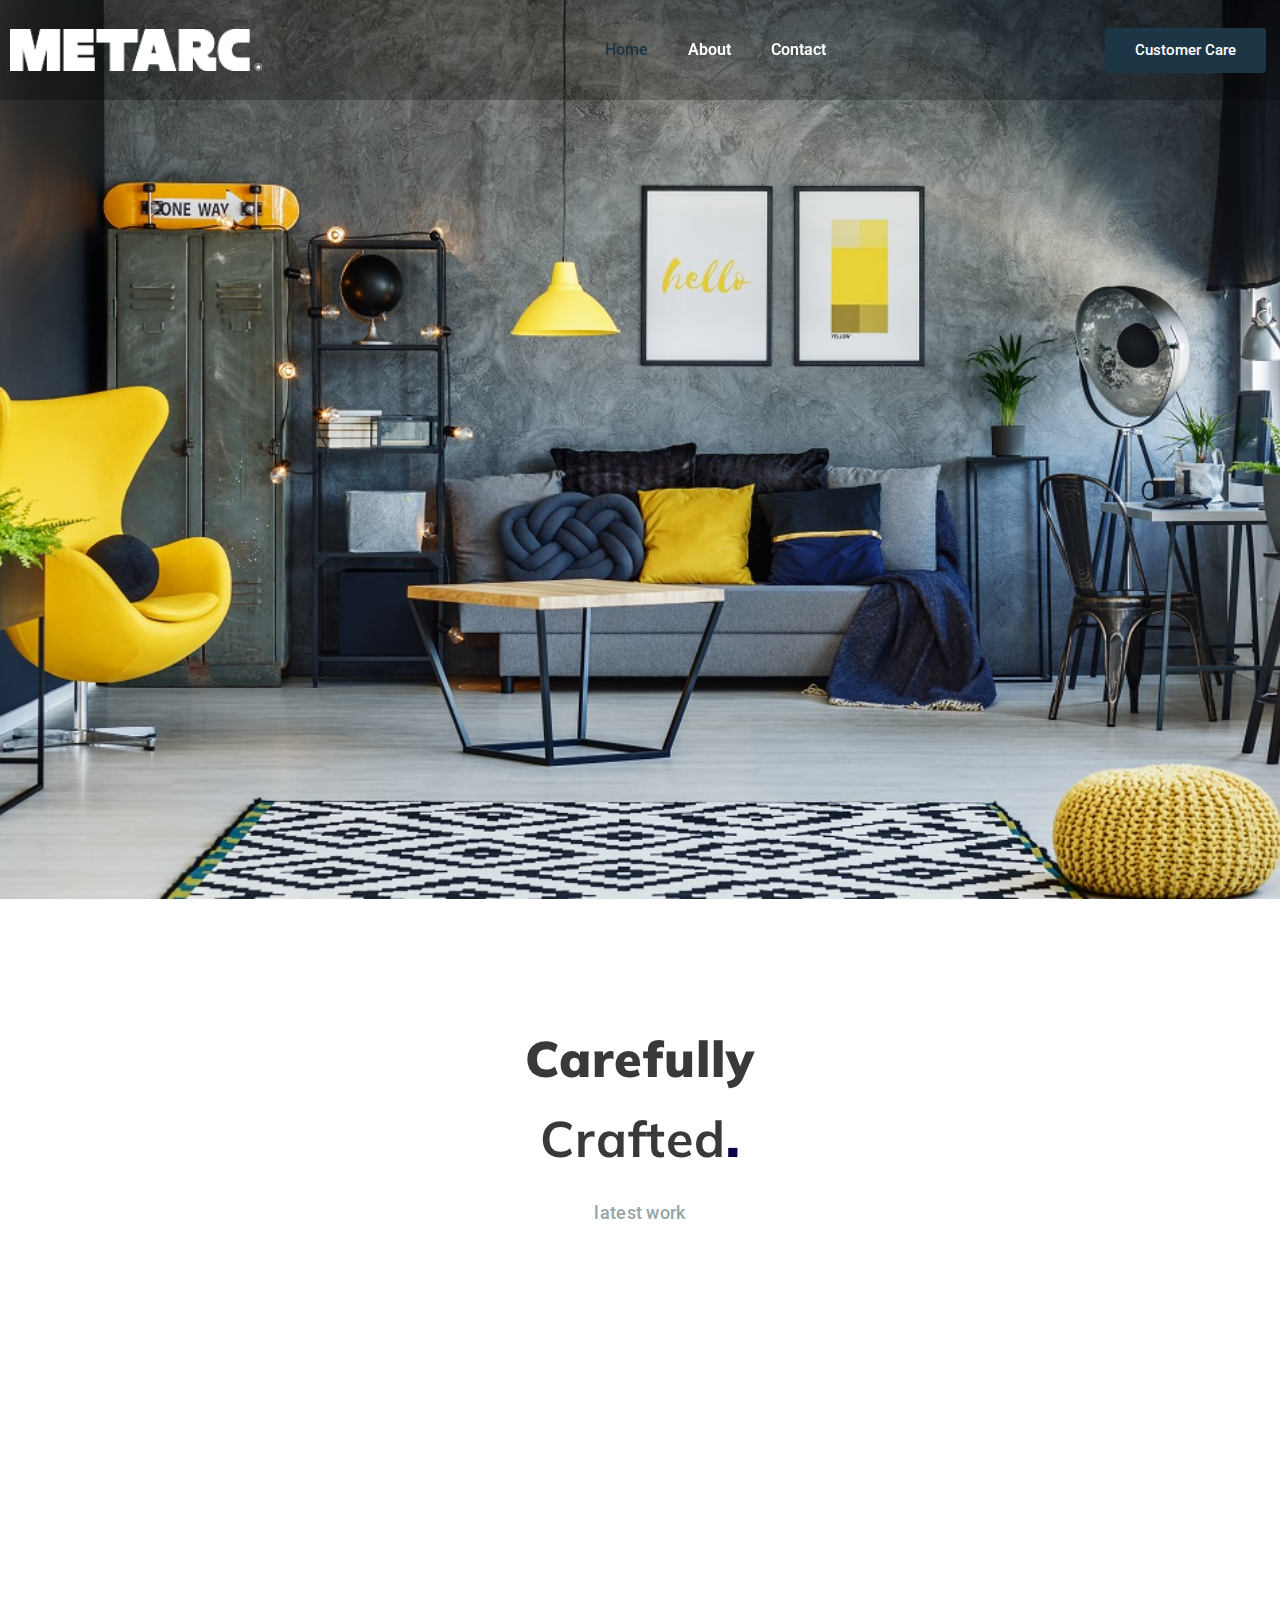
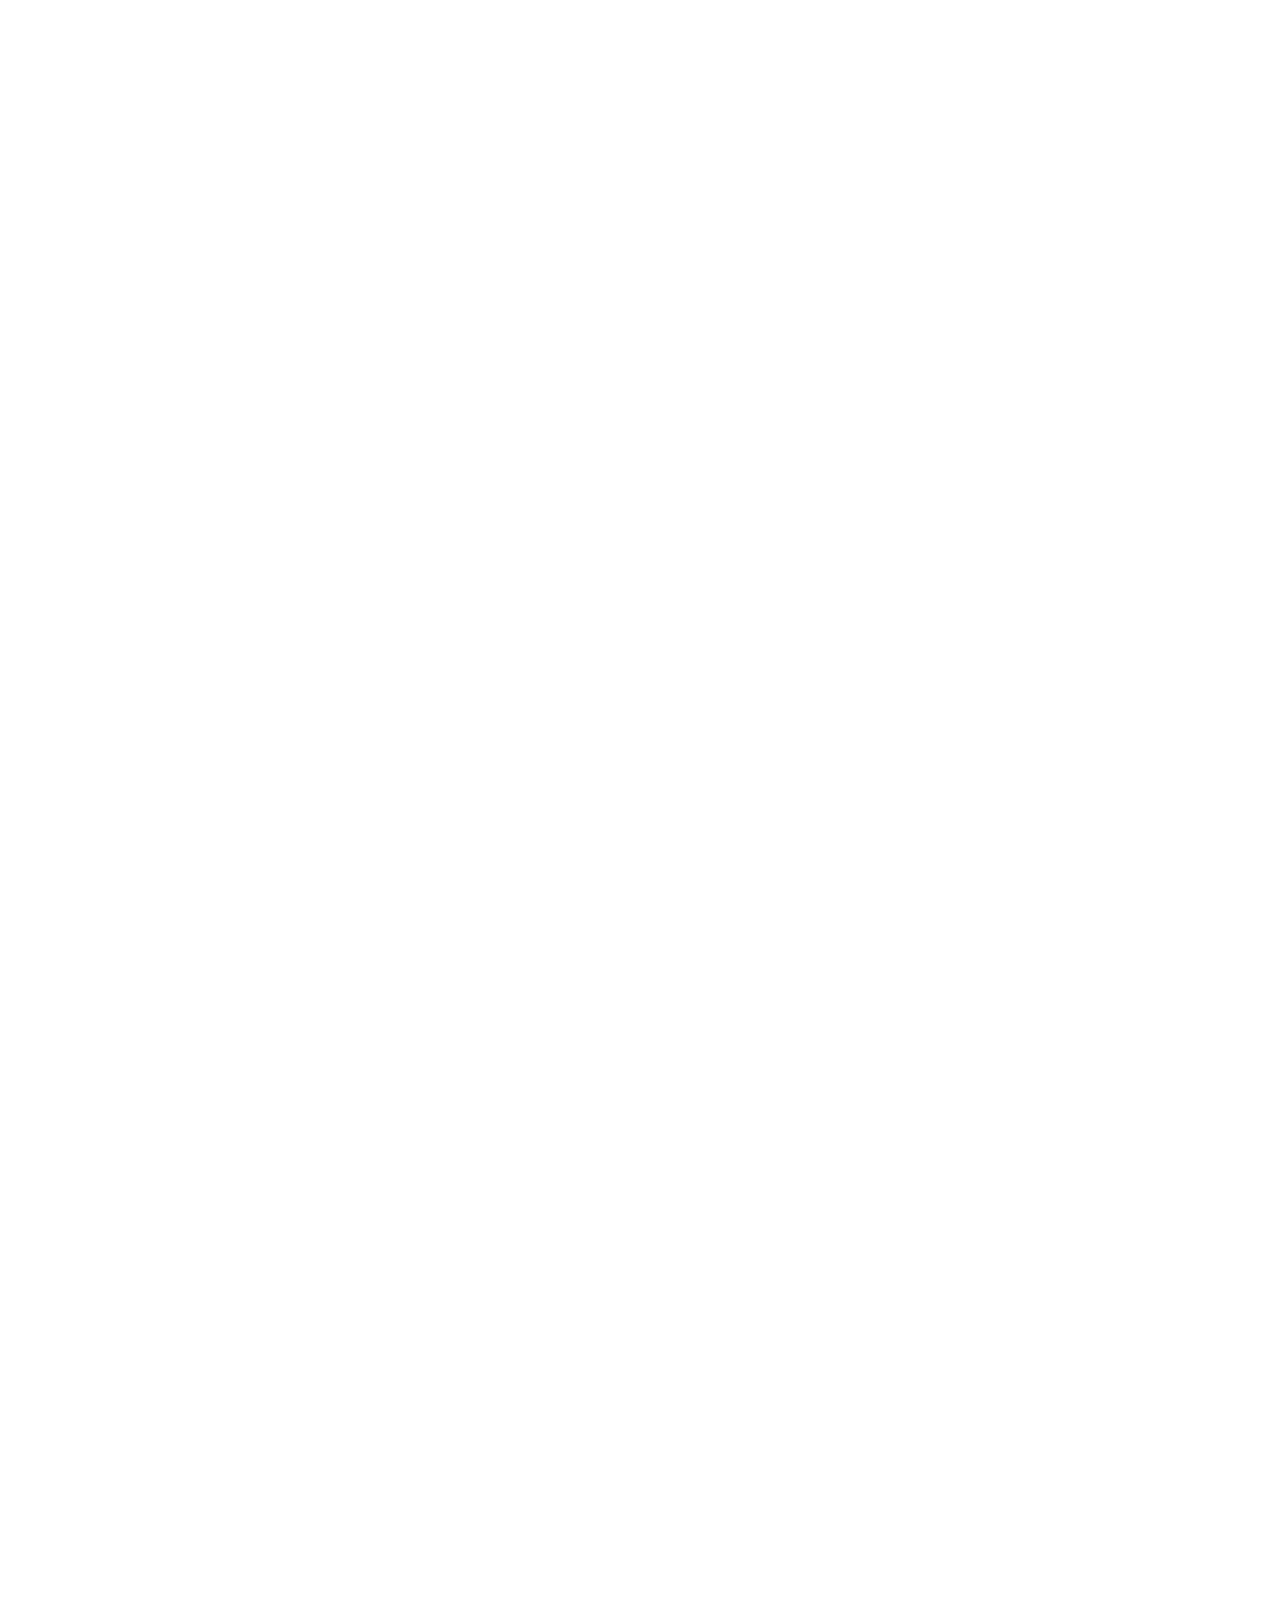
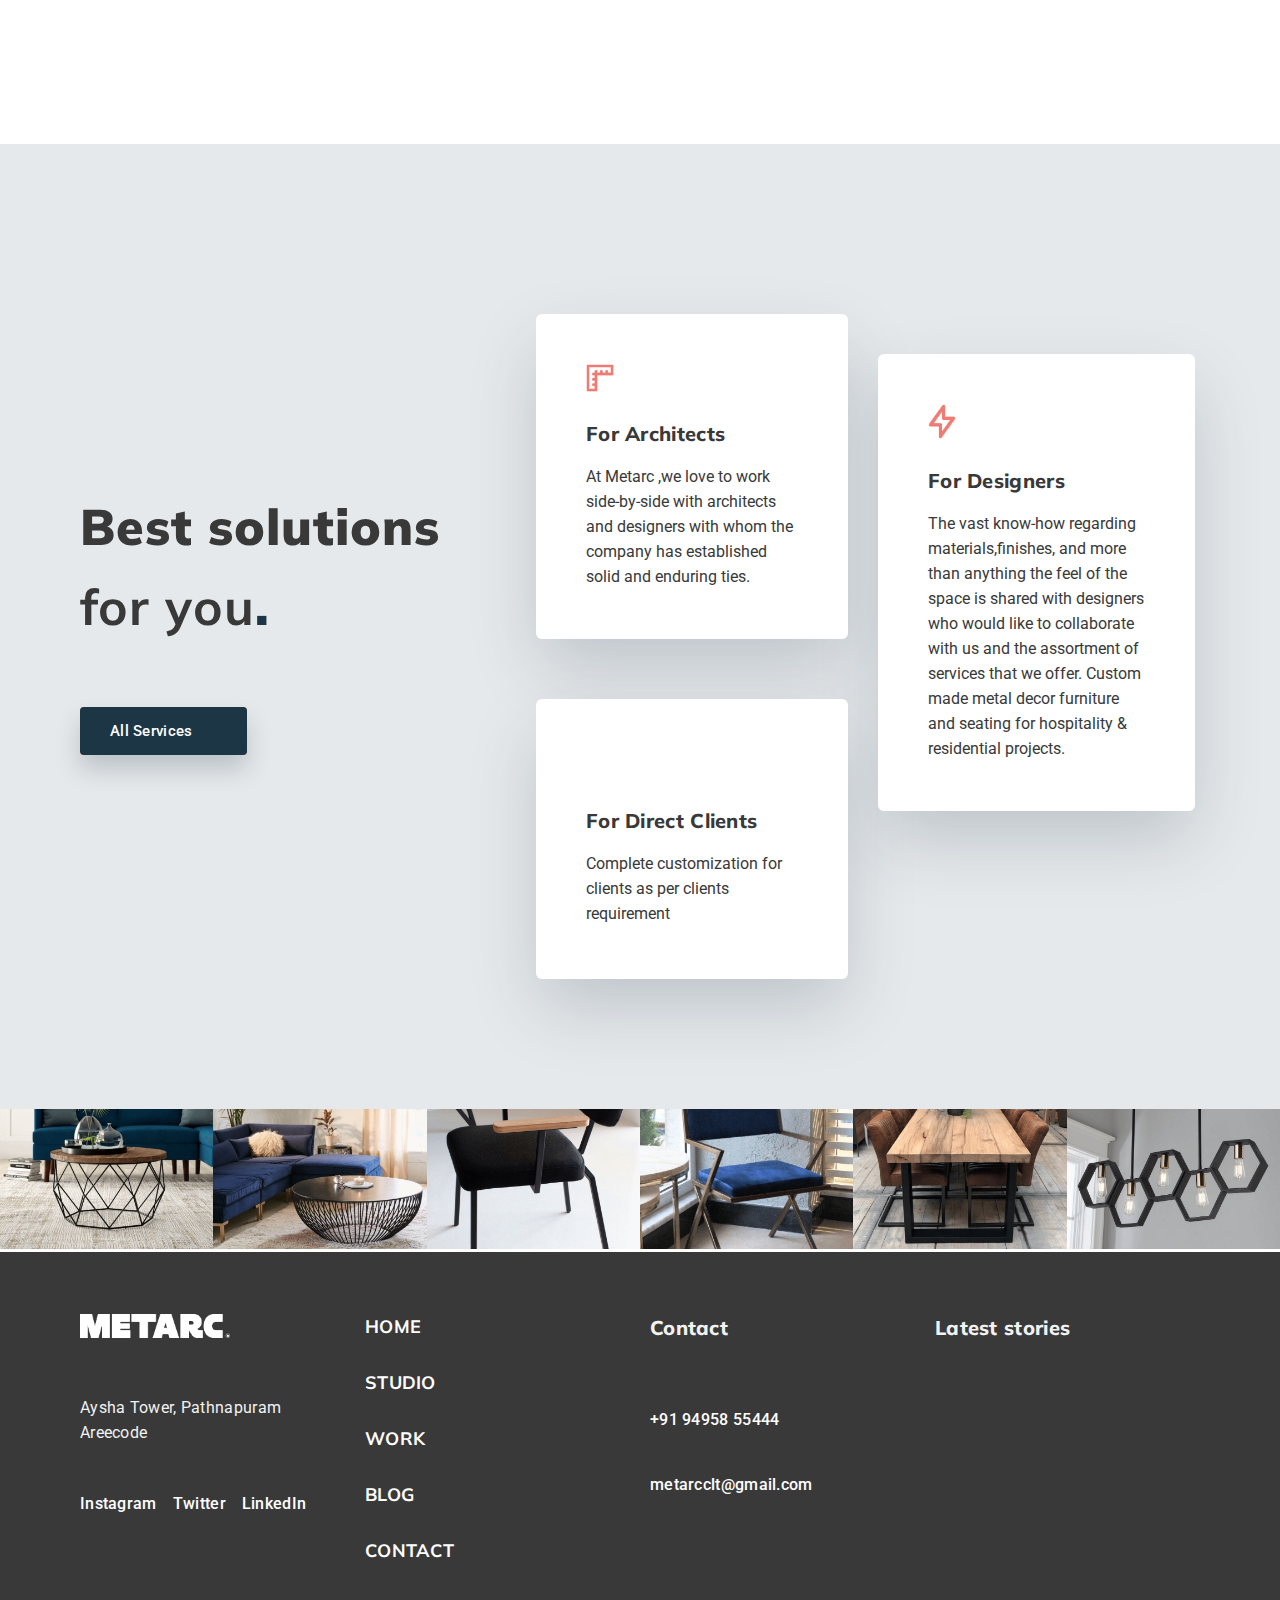
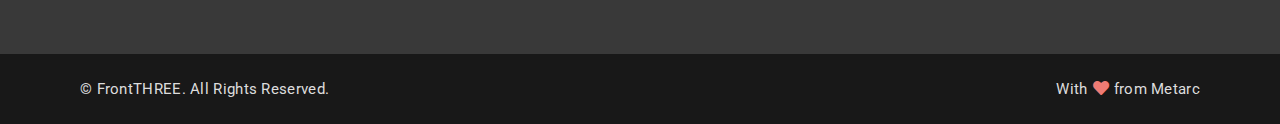
<file: index.html>
<!DOCTYPE html>
<html lang="en-US">
<head>
	<meta charset="UTF-8">
		<meta name="viewport" content="width=device-width, initial-scale=1">
	<link rel="profile" href="http://gmpg.org/xfn/11">
	<title>metarc &#8211; Look Forward</title>
<link rel="dns-prefetch" href="//s.w.org">
<link rel="alternate" type="application/rss+xml" title="metarc &raquo; Feed" href="./feed/index.html">
<link rel="alternate" type="application/rss+xml" title="metarc &raquo; Comments Feed" href="./comments/feed/index.html">
		<script type="text/javascript">
			window._wpemojiSettings = {"baseUrl":"https:\/\/s.w.org\/images\/core\/emoji\/13.0.1\/72x72\/","ext":".png","svgUrl":"https:\/\/s.w.org\/images\/core\/emoji\/13.0.1\/svg\/","svgExt":".svg","source":{"concatemoji":".\/wp-includes\/js\/wp-emoji-release.min.js?ver=5.6.1"}};
			!function(e,a,t){var n,r,o,i=a.createElement("canvas"),p=i.getContext&&i.getContext("2d");function s(e,t){var a=String.fromCharCode;p.clearRect(0,0,i.width,i.height),p.fillText(a.apply(this,e),0,0);e=i.toDataURL();return p.clearRect(0,0,i.width,i.height),p.fillText(a.apply(this,t),0,0),e===i.toDataURL()}function c(e){var t=a.createElement("script");t.src=e,t.defer=t.type="text/javascript",a.getElementsByTagName("head")[0].appendChild(t)}for(o=Array("flag","emoji"),t.supports={everything:!0,everythingExceptFlag:!0},r=0;r<o.length;r++)t.supports[o[r]]=function(e){if(!p||!p.fillText)return!1;switch(p.textBaseline="top",p.font="600 32px Arial",e){case"flag":return s([127987,65039,8205,9895,65039],[127987,65039,8203,9895,65039])?!1:!s([55356,56826,55356,56819],[55356,56826,8203,55356,56819])&&!s([55356,57332,56128,56423,56128,56418,56128,56421,56128,56430,56128,56423,56128,56447],[55356,57332,8203,56128,56423,8203,56128,56418,8203,56128,56421,8203,56128,56430,8203,56128,56423,8203,56128,56447]);case"emoji":return!s([55357,56424,8205,55356,57212],[55357,56424,8203,55356,57212])}return!1}(o[r]),t.supports.everything=t.supports.everything&&t.supports[o[r]],"flag"!==o[r]&&(t.supports.everythingExceptFlag=t.supports.everythingExceptFlag&&t.supports[o[r]]);t.supports.everythingExceptFlag=t.supports.everythingExceptFlag&&!t.supports.flag,t.DOMReady=!1,t.readyCallback=function(){t.DOMReady=!0},t.supports.everything||(n=function(){t.readyCallback()},a.addEventListener?(a.addEventListener("DOMContentLoaded",n,!1),e.addEventListener("load",n,!1)):(e.attachEvent("onload",n),a.attachEvent("onreadystatechange",function(){"complete"===a.readyState&&t.readyCallback()})),(n=t.source||{}).concatemoji?c(n.concatemoji):n.wpemoji&&n.twemoji&&(c(n.twemoji),c(n.wpemoji)))}(window,document,window._wpemojiSettings);
		</script>
		<style type="text/css">img.wp-smiley,
img.emoji {
	display: inline !important;
	border: none !important;
	box-shadow: none !important;
	height: 1em !important;
	width: 1em !important;
	margin: 0 .07em !important;
	vertical-align: -0.1em !important;
	background: none !important;
	padding: 0 !important;
}</style>
	<link rel="stylesheet" id="wp-block-library-css" href="./wp-includes/css/dist/block-library/style.min.css?ver=5.6.1" type="text/css" media="all">
<link rel="stylesheet" id="hello-elementor-css" href="./wp-content/themes/metarc/style.min.css?ver=2.3.1" type="text/css" media="all">
<link rel="stylesheet" id="hello-elementor-theme-style-css" href="./wp-content/themes/metarc/theme.min.css?ver=2.3.1" type="text/css" media="all">
<link rel="stylesheet" id="elementor-icons-css" href="./wp-content/plugins/elementor/assets/lib/eicons/css/elementor-icons.min.css?ver=5.10.0" type="text/css" media="all">
<link rel="stylesheet" id="elementor-animations-css" href="./wp-content/plugins/elementor/assets/lib/animations/animations.min.css?ver=3.1.1" type="text/css" media="all">
<link rel="stylesheet" id="elementor-frontend-css" href="./wp-content/plugins/elementor/assets/css/frontend.min.css?ver=3.1.1" type="text/css" media="all">
<link rel="stylesheet" id="elementor-post-7-css" href="./wp-content/uploads/elementor/css/post-7.css?ver=1613113030" type="text/css" media="all">
<link rel="stylesheet" id="elementor-pro-css" href="./wp-content/plugins/elementor-pro/assets/css/frontend.min.css?ver=3.0.10" type="text/css" media="all">
<link rel="stylesheet" id="elementor-global-css" href="./wp-content/uploads/elementor/css/global.css?ver=1613112093" type="text/css" media="all">
<link rel="stylesheet" id="elementor-post-19-css" href="./wp-content/uploads/elementor/css/post-19.css?ver=1613812148" type="text/css" media="all">
<link rel="stylesheet" id="elementor-post-91-css" href="./wp-content/uploads/elementor/css/post-91.css?ver=1613813480" type="text/css" media="all">
<link rel="stylesheet" id="elementor-post-133-css" href="./wp-content/uploads/elementor/css/post-133.css?ver=1613812310" type="text/css" media="all">
<link rel="stylesheet" id="google-fonts-1-css" href="https://fonts.googleapis.com/css?family=Roboto%3A100%2C100italic%2C200%2C200italic%2C300%2C300italic%2C400%2C400italic%2C500%2C500italic%2C600%2C600italic%2C700%2C700italic%2C800%2C800italic%2C900%2C900italic%7CRoboto+Slab%3A100%2C100italic%2C200%2C200italic%2C300%2C300italic%2C400%2C400italic%2C500%2C500italic%2C600%2C600italic%2C700%2C700italic%2C800%2C800italic%2C900%2C900italic%7CMuli%3A100%2C100italic%2C200%2C200italic%2C300%2C300italic%2C400%2C400italic%2C500%2C500italic%2C600%2C600italic%2C700%2C700italic%2C800%2C800italic%2C900%2C900italic&#038;ver=5.6.1" type="text/css" media="all">
<link rel="stylesheet" id="elementor-icons-shared-0-css" href="./wp-content/plugins/elementor/assets/lib/font-awesome/css/fontawesome.min.css?ver=5.15.1" type="text/css" media="all">
<link rel="stylesheet" id="elementor-icons-fa-solid-css" href="./wp-content/plugins/elementor/assets/lib/font-awesome/css/solid.min.css?ver=5.15.1" type="text/css" media="all">
<link rel="https://api.w.org/" href="./wp-json/index.html">
<link rel="alternate" type="application/json" href="./wp-json/wp/v2/pages/19/index.html">
<link rel="EditURI" type="application/rsd+xml" title="RSD" href="./xmlrpc.php?rsd">
<link rel="wlwmanifest" type="application/wlwmanifest+xml" href="./wp-includes/wlwmanifest.xml"> 
<meta name="generator" content="WordPress 5.6.1">
<link rel="canonical" href="./index.html">
<link rel="shortlink" href="./index.html">
<link rel="alternate" type="application/json+oembed" href="./wp-json/oembed/1.0/embed/index.html?url=http%3A%2F%2F%2F">
<link rel="alternate" type="text/xml+oembed" href="./wp-json/oembed/1.0/embed/index.html?url=http%3A%2F%2F%2F&#038;format=xml">
<link rel="icon" href="./wp-content/uploads/2021/02/cropped-metarcicon-1-32x32.png" sizes="32x32">
<link rel="icon" href="./wp-content/uploads/2021/02/cropped-metarcicon-1-192x192.png" sizes="192x192">
<link rel="apple-touch-icon" href="./wp-content/uploads/2021/02/cropped-metarcicon-1-180x180.png">
<meta name="msapplication-TileImage" content="./wp-content/uploads/2021/02/cropped-metarcicon-1-270x270.png">
</head>
<body class="home page-template page-template-elementor_header_footer page page-id-19 elementor-default elementor-template-full-width elementor-kit-7 elementor-page elementor-page-19">

		<div data-elementor-type="header" data-elementor-id="91" class="elementor elementor-91 elementor-location-header" data-elementor-settings="[]">
		<div class="elementor-section-wrap">
					<header class="elementor-section elementor-top-section elementor-element elementor-element-6b14ba18 elementor-section-height-min-height elementor-section-content-middle elementor-section-boxed elementor-section-height-default elementor-section-items-middle elementor-invisible" data-id="6b14ba18" data-element_type="section" data-settings="{&quot;animation&quot;:&quot;fadeInDown&quot;,&quot;background_background&quot;:&quot;classic&quot;,&quot;background_motion_fx_motion_fx_scrolling&quot;:&quot;yes&quot;,&quot;background_motion_fx_opacity_effect&quot;:&quot;yes&quot;,&quot;background_motion_fx_opacity_direction&quot;:&quot;in-out-in&quot;,&quot;background_motion_fx_opacity_range&quot;:{&quot;unit&quot;:&quot;%&quot;,&quot;size&quot;:&quot;&quot;,&quot;sizes&quot;:{&quot;start&quot;:0,&quot;end&quot;:99}},&quot;background_motion_fx_devices&quot;:[&quot;desktop&quot;],&quot;sticky&quot;:&quot;top&quot;,&quot;sticky_on&quot;:[&quot;desktop&quot;],&quot;background_motion_fx_opacity_level&quot;:{&quot;unit&quot;:&quot;px&quot;,&quot;size&quot;:10,&quot;sizes&quot;:[]},&quot;sticky_offset&quot;:0,&quot;sticky_effects_offset&quot;:0}">
							<div class="elementor-background-overlay"></div>
							<div class="elementor-container elementor-column-gap-default">
					<div class="elementor-column elementor-col-100 elementor-top-column elementor-element elementor-element-b0b6a37" data-id="b0b6a37" data-element_type="column">
			<div class="elementor-widget-wrap elementor-element-populated">
								<section class="elementor-section elementor-inner-section elementor-element elementor-element-79d22f21 elementor-section-full_width elementor-section-content-middle elementor-section-height-default elementor-section-height-default" data-id="79d22f21" data-element_type="section">
						<div class="elementor-container elementor-column-gap-no">
					<div class="elementor-column elementor-col-33 elementor-inner-column elementor-element elementor-element-66d6e671" data-id="66d6e671" data-element_type="column">
			<div class="elementor-widget-wrap elementor-element-populated">
								<div class="elementor-element elementor-element-764ad4fb elementor-widget elementor-widget-image" data-id="764ad4fb" data-element_type="widget" data-widget_type="image.default">
				<div class="elementor-widget-container">
					<div class="elementor-image">
											<a href="./index.html">
							<img width="226" height="37" src="./wp-content/uploads/2021/02/g90.png" class="attachment-medium_large size-medium_large" alt="" loading="lazy">								</a>
											</div>
				</div>
				</div>
					</div>
		</div>
				<div class="elementor-column elementor-col-33 elementor-inner-column elementor-element elementor-element-16afdc0f" data-id="16afdc0f" data-element_type="column">
			<div class="elementor-widget-wrap elementor-element-populated">
								<div class="elementor-element elementor-element-4248d4c elementor-nav-menu__align-right elementor-nav-menu--indicator-classic elementor-nav-menu--dropdown-tablet elementor-nav-menu__text-align-aside elementor-nav-menu--toggle elementor-nav-menu--burger elementor-widget elementor-widget-nav-menu" data-id="4248d4c" data-element_type="widget" data-settings="{&quot;layout&quot;:&quot;horizontal&quot;,&quot;toggle&quot;:&quot;burger&quot;}" data-widget_type="nav-menu.default">
				<div class="elementor-widget-container">
						<nav role="navigation" class="elementor-nav-menu--main elementor-nav-menu__container elementor-nav-menu--layout-horizontal e--pointer-none"><ul id="menu-1-4248d4c" class="elementor-nav-menu">
<li class="menu-item menu-item-type-post_type menu-item-object-page menu-item-home current-menu-item page_item page-item-19 current_page_item menu-item-96"><a href="./index.html" aria-current="page" class="elementor-item elementor-item-active">Home</a></li>
<li class="menu-item menu-item-type-post_type menu-item-object-page menu-item-185"><a href="./about/index.html" class="elementor-item">About</a></li>
<li class="menu-item menu-item-type-post_type menu-item-object-page menu-item-154"><a href="./contact/index.html" class="elementor-item">Contact</a></li>
</ul></nav>
					<div class="elementor-menu-toggle" role="button" tabindex="0" aria-label="Menu Toggle" aria-expanded="false">
			<i class="eicon-menu-bar" aria-hidden="true"></i>
			<span class="elementor-screen-only">Menu</span>
		</div>
			<nav class="elementor-nav-menu--dropdown elementor-nav-menu__container" role="navigation" aria-hidden="true"><ul id="menu-2-4248d4c" class="elementor-nav-menu">
<li class="menu-item menu-item-type-post_type menu-item-object-page menu-item-home current-menu-item page_item page-item-19 current_page_item menu-item-96"><a href="./index.html" aria-current="page" class="elementor-item elementor-item-active">Home</a></li>
<li class="menu-item menu-item-type-post_type menu-item-object-page menu-item-185"><a href="./about/index.html" class="elementor-item">About</a></li>
<li class="menu-item menu-item-type-post_type menu-item-object-page menu-item-154"><a href="./contact/index.html" class="elementor-item">Contact</a></li>
</ul></nav>
				</div>
				</div>
					</div>
		</div>
				<div class="elementor-column elementor-col-33 elementor-inner-column elementor-element elementor-element-8c3241a" data-id="8c3241a" data-element_type="column">
			<div class="elementor-widget-wrap elementor-element-populated">
								<div class="elementor-element elementor-element-4d211ce5 elementor-widget elementor-widget-button" data-id="4d211ce5" data-element_type="widget" data-widget_type="button.default">
				<div class="elementor-widget-container">
					<div class="elementor-button-wrapper">
			<a href="tel:+919495855444" class="elementor-button-link elementor-button elementor-size-sm" role="button">
						<span class="elementor-button-content-wrapper">
						<span class="elementor-button-text">Customer Care</span>
		</span>
					</a>
		</div>
				</div>
				</div>
					</div>
		</div>
							</div>
		</section>
					</div>
		</div>
							</div>
		</header>
				</div>
		</div>
				<div data-elementor-type="wp-page" data-elementor-id="19" class="elementor elementor-19" data-elementor-settings="[]">
							<div class="elementor-section-wrap">
							<section class="elementor-section elementor-top-section elementor-element elementor-element-7500d844 elementor-section-full_width elementor-section-height-default elementor-section-height-default" data-id="7500d844" data-element_type="section">
						<div class="elementor-container elementor-column-gap-no">
					<div class="elementor-column elementor-col-100 elementor-top-column elementor-element elementor-element-70b07513" data-id="70b07513" data-element_type="column">
			<div class="elementor-widget-wrap elementor-element-populated">
								<div class="elementor-element elementor-element-29793107 elementor-widget__width-auto elementor-fixed elementor-widget elementor-widget-button" data-id="29793107" data-element_type="widget" data-settings="{&quot;_position&quot;:&quot;fixed&quot;,&quot;motion_fx_motion_fx_scrolling&quot;:&quot;yes&quot;,&quot;motion_fx_opacity_effect&quot;:&quot;yes&quot;,&quot;motion_fx_opacity_direction&quot;:&quot;out-in-out&quot;,&quot;motion_fx_opacity_range&quot;:{&quot;unit&quot;:&quot;%&quot;,&quot;size&quot;:&quot;&quot;,&quot;sizes&quot;:{&quot;start&quot;:5,&quot;end&quot;:100}},&quot;motion_fx_opacity_level&quot;:{&quot;unit&quot;:&quot;px&quot;,&quot;size&quot;:10,&quot;sizes&quot;:[]},&quot;motion_fx_devices&quot;:[&quot;desktop&quot;,&quot;tablet&quot;,&quot;mobile&quot;]}" data-widget_type="button.default">
				<div class="elementor-widget-container">
					<div class="elementor-button-wrapper">
			<a href="#top" class="elementor-button-link elementor-button elementor-size-sm" role="button">
						<span class="elementor-button-content-wrapper">
						<span class="elementor-button-text"></span>
		</span>
					</a>
		</div>
				</div>
				</div>
					</div>
		</div>
							</div>
		</section>
				<section class="elementor-section elementor-top-section elementor-element elementor-element-30644a0e elementor-section-height-min-height elementor-section-content-middle elementor-section-items-stretch elementor-section-full_width elementor-section-height-default" data-id="30644a0e" data-element_type="section" id="top" data-settings="{&quot;background_background&quot;:&quot;classic&quot;,&quot;animation&quot;:&quot;none&quot;}">
							<div class="elementor-background-overlay"></div>
							<div class="elementor-container elementor-column-gap-default">
					<div class="elementor-column elementor-col-100 elementor-top-column elementor-element elementor-element-788113aa elementor-invisible" data-id="788113aa" data-element_type="column" data-settings="{&quot;animation&quot;:&quot;fadeInDown&quot;,&quot;background_background&quot;:&quot;classic&quot;}">
			<div class="elementor-widget-wrap">
									</div>
		</div>
							</div>
		</section>
				<section class="elementor-section elementor-top-section elementor-element elementor-element-574c77b1 elementor-section-boxed elementor-section-height-default elementor-section-height-default" data-id="574c77b1" data-element_type="section">
						<div class="elementor-container elementor-column-gap-default">
					<div class="elementor-column elementor-col-100 elementor-top-column elementor-element elementor-element-6b493c2e" data-id="6b493c2e" data-element_type="column">
			<div class="elementor-widget-wrap elementor-element-populated">
								<section class="elementor-section elementor-inner-section elementor-element elementor-element-27caec0e elementor-section-boxed elementor-section-height-default elementor-section-height-default" data-id="27caec0e" data-element_type="section">
						<div class="elementor-container elementor-column-gap-default">
					<div class="elementor-column elementor-col-100 elementor-inner-column elementor-element elementor-element-4de07153" data-id="4de07153" data-element_type="column">
			<div class="elementor-widget-wrap elementor-element-populated">
								<div class="elementor-element elementor-element-1221123b elementor-widget elementor-widget-heading" data-id="1221123b" data-element_type="widget" data-widget_type="heading.default">
				<div class="elementor-widget-container">
			<h2 class="elementor-heading-title elementor-size-default">Carefully</h2>		</div>
				</div>
				<div class="elementor-element elementor-element-43861228 elementor-widget__width-auto elementor-widget elementor-widget-heading" data-id="43861228" data-element_type="widget" data-widget_type="heading.default">
				<div class="elementor-widget-container">
			<h2 class="elementor-heading-title elementor-size-default">Crafted</h2>		</div>
				</div>
				<div class="elementor-element elementor-element-7b75d330 elementor-widget__width-auto elementor-widget elementor-widget-heading" data-id="7b75d330" data-element_type="widget" data-widget_type="heading.default">
				<div class="elementor-widget-container">
			<h2 class="elementor-heading-title elementor-size-default">.</h2>		</div>
				</div>
				<div class="elementor-element elementor-element-514554af elementor-widget elementor-widget-text-editor" data-id="514554af" data-element_type="widget" data-widget_type="text-editor.default">
				<div class="elementor-widget-container">
					<div class="elementor-text-editor elementor-clearfix"><p>latest work</p></div>
				</div>
				</div>
					</div>
		</div>
							</div>
		</section>
				<section class="elementor-section elementor-inner-section elementor-element elementor-element-41e8e0f8 elementor-section-boxed elementor-section-height-default elementor-section-height-default" data-id="41e8e0f8" data-element_type="section">
						<div class="elementor-container elementor-column-gap-default">
					<div class="elementor-column elementor-col-50 elementor-inner-column elementor-element elementor-element-77e253dd" data-id="77e253dd" data-element_type="column">
			<div class="elementor-widget-wrap elementor-element-populated">
								<div class="elementor-element elementor-element-61f06560 elementor-cta--skin-cover elementor-cta--sequenced-animation elementor-animated-content elementor-bg-transform elementor-bg-transform-zoom-in elementor-invisible elementor-widget elementor-widget-call-to-action" data-id="61f06560" data-element_type="widget" data-settings="{&quot;_animation&quot;:&quot;fadeInUp&quot;}" data-widget_type="call-to-action.default">
				<div class="elementor-widget-container">
					<a href="#" class="elementor-cta">
					<div class="elementor-cta__bg-wrapper">
				<div class="elementor-cta__bg elementor-bg" style="background-image: url(./wp-content/uploads/2021/02/metarc07-683x1024.jpg);"></div>
				<div class="elementor-cta__bg-overlay"></div>
			</div>
							<div class="elementor-cta__content">
				
									<h5 class="elementor-cta__title elementor-cta__content-item elementor-content-item elementor-animated-item--enter-zoom-in">
						Design					</h5>
				
									<div class="elementor-cta__description elementor-cta__content-item elementor-content-item elementor-animated-item--enter-zoom-in">
						metarc					</div>
				
							</div>
						</a>
				</div>
				</div>
					</div>
		</div>
				<div class="elementor-column elementor-col-50 elementor-inner-column elementor-element elementor-element-6681f4b1" data-id="6681f4b1" data-element_type="column">
			<div class="elementor-widget-wrap elementor-element-populated">
								<div class="elementor-element elementor-element-7415db0 elementor-cta--skin-cover elementor-cta--sequenced-animation elementor-animated-content elementor-bg-transform elementor-bg-transform-zoom-in elementor-invisible elementor-widget elementor-widget-call-to-action" data-id="7415db0" data-element_type="widget" data-settings="{&quot;_animation&quot;:&quot;fadeInUp&quot;}" data-widget_type="call-to-action.default">
				<div class="elementor-widget-container">
					<a href="#" class="elementor-cta">
					<div class="elementor-cta__bg-wrapper">
				<div class="elementor-cta__bg elementor-bg" style="background-image: url(./wp-content/uploads/2021/02/metarc16.jpg);"></div>
				<div class="elementor-cta__bg-overlay"></div>
			</div>
							<div class="elementor-cta__content">
				
									<h5 class="elementor-cta__title elementor-cta__content-item elementor-content-item elementor-animated-item--enter-zoom-in">
						Design					</h5>
				
									<div class="elementor-cta__description elementor-cta__content-item elementor-content-item elementor-animated-item--enter-zoom-in">
						metarc					</div>
				
							</div>
						</a>
				</div>
				</div>
					</div>
		</div>
							</div>
		</section>
				<section class="elementor-section elementor-inner-section elementor-element elementor-element-4ed7ec0b elementor-section-boxed elementor-section-height-default elementor-section-height-default" data-id="4ed7ec0b" data-element_type="section">
						<div class="elementor-container elementor-column-gap-default">
					<div class="elementor-column elementor-col-50 elementor-inner-column elementor-element elementor-element-7bb07363" data-id="7bb07363" data-element_type="column">
			<div class="elementor-widget-wrap elementor-element-populated">
								<div class="elementor-element elementor-element-6bfe2b84 elementor-cta--skin-cover elementor-cta--sequenced-animation elementor-animated-content elementor-bg-transform elementor-bg-transform-zoom-in elementor-invisible elementor-widget elementor-widget-call-to-action" data-id="6bfe2b84" data-element_type="widget" data-settings="{&quot;_animation&quot;:&quot;fadeInUp&quot;}" data-widget_type="call-to-action.default">
				<div class="elementor-widget-container">
					<a href="#" class="elementor-cta">
					<div class="elementor-cta__bg-wrapper">
				<div class="elementor-cta__bg elementor-bg" style="background-image: url(./wp-content/uploads/2021/02/metarc04.jpg);"></div>
				<div class="elementor-cta__bg-overlay"></div>
			</div>
							<div class="elementor-cta__content">
				
									<h5 class="elementor-cta__title elementor-cta__content-item elementor-content-item elementor-animated-item--enter-zoom-in">
						Design					</h5>
				
									<div class="elementor-cta__description elementor-cta__content-item elementor-content-item elementor-animated-item--enter-zoom-in">
						metarc					</div>
				
							</div>
						</a>
				</div>
				</div>
					</div>
		</div>
				<div class="elementor-column elementor-col-50 elementor-inner-column elementor-element elementor-element-3638a82b" data-id="3638a82b" data-element_type="column">
			<div class="elementor-widget-wrap elementor-element-populated">
								<div class="elementor-element elementor-element-4d418cd4 elementor-cta--skin-cover elementor-cta--sequenced-animation elementor-animated-content elementor-bg-transform elementor-bg-transform-zoom-in elementor-invisible elementor-widget elementor-widget-call-to-action" data-id="4d418cd4" data-element_type="widget" data-settings="{&quot;_animation&quot;:&quot;fadeInUp&quot;}" data-widget_type="call-to-action.default">
				<div class="elementor-widget-container">
					<a href="#" class="elementor-cta">
					<div class="elementor-cta__bg-wrapper">
				<div class="elementor-cta__bg elementor-bg" style="background-image: url(./wp-content/uploads/2021/02/metarc11.jpg);"></div>
				<div class="elementor-cta__bg-overlay"></div>
			</div>
							<div class="elementor-cta__content">
				
									<h5 class="elementor-cta__title elementor-cta__content-item elementor-content-item elementor-animated-item--enter-zoom-in">
						Design					</h5>
				
									<div class="elementor-cta__description elementor-cta__content-item elementor-content-item elementor-animated-item--enter-zoom-in">
						metarc					</div>
				
							</div>
						</a>
				</div>
				</div>
					</div>
		</div>
							</div>
		</section>
				<section class="elementor-section elementor-inner-section elementor-element elementor-element-3ea52cd1 elementor-section-boxed elementor-section-height-default elementor-section-height-default" data-id="3ea52cd1" data-element_type="section">
						<div class="elementor-container elementor-column-gap-default">
					<div class="elementor-column elementor-col-50 elementor-inner-column elementor-element elementor-element-bd828d0" data-id="bd828d0" data-element_type="column">
			<div class="elementor-widget-wrap elementor-element-populated">
								<div class="elementor-element elementor-element-60ec1e59 elementor-cta--skin-cover elementor-cta--sequenced-animation elementor-animated-content elementor-bg-transform elementor-bg-transform-zoom-in elementor-invisible elementor-widget elementor-widget-call-to-action" data-id="60ec1e59" data-element_type="widget" data-settings="{&quot;_animation&quot;:&quot;fadeInUp&quot;}" data-widget_type="call-to-action.default">
				<div class="elementor-widget-container">
					<a href="#" class="elementor-cta">
					<div class="elementor-cta__bg-wrapper">
				<div class="elementor-cta__bg elementor-bg" style="background-image: url(./wp-content/uploads/2021/02/metarc07-683x1024.jpg);"></div>
				<div class="elementor-cta__bg-overlay"></div>
			</div>
							<div class="elementor-cta__content">
				
									<h5 class="elementor-cta__title elementor-cta__content-item elementor-content-item elementor-animated-item--enter-zoom-in">
						Design					</h5>
				
									<div class="elementor-cta__description elementor-cta__content-item elementor-content-item elementor-animated-item--enter-zoom-in">
						metarc					</div>
				
							</div>
						</a>
				</div>
				</div>
					</div>
		</div>
				<div class="elementor-column elementor-col-50 elementor-inner-column elementor-element elementor-element-37223321" data-id="37223321" data-element_type="column">
			<div class="elementor-widget-wrap elementor-element-populated">
								<div class="elementor-element elementor-element-1101db9e elementor-cta--skin-cover elementor-cta--sequenced-animation elementor-animated-content elementor-bg-transform elementor-bg-transform-zoom-in elementor-invisible elementor-widget elementor-widget-call-to-action" data-id="1101db9e" data-element_type="widget" data-settings="{&quot;_animation&quot;:&quot;fadeInUp&quot;}" data-widget_type="call-to-action.default">
				<div class="elementor-widget-container">
					<a href="#" class="elementor-cta">
					<div class="elementor-cta__bg-wrapper">
				<div class="elementor-cta__bg elementor-bg" style="background-image: url(./wp-content/uploads/2021/02/metarc08.jpg);"></div>
				<div class="elementor-cta__bg-overlay"></div>
			</div>
							<div class="elementor-cta__content">
				
									<h5 class="elementor-cta__title elementor-cta__content-item elementor-content-item elementor-animated-item--enter-zoom-in">
						Design					</h5>
				
									<div class="elementor-cta__description elementor-cta__content-item elementor-content-item elementor-animated-item--enter-zoom-in">
						metarc					</div>
				
							</div>
						</a>
				</div>
				</div>
					</div>
		</div>
							</div>
		</section>
				<section class="elementor-section elementor-inner-section elementor-element elementor-element-10068e3b elementor-section-boxed elementor-section-height-default elementor-section-height-default elementor-invisible" data-id="10068e3b" data-element_type="section" data-settings="{&quot;animation&quot;:&quot;fadeInUp&quot;}">
						<div class="elementor-container elementor-column-gap-default">
					<div class="elementor-column elementor-col-100 elementor-inner-column elementor-element elementor-element-4aa0b755" data-id="4aa0b755" data-element_type="column">
			<div class="elementor-widget-wrap elementor-element-populated">
								<div class="elementor-element elementor-element-5e6ca10d elementor-widget__width-auto elementor-widget elementor-widget-button" data-id="5e6ca10d" data-element_type="widget" data-widget_type="button.default">
				<div class="elementor-widget-container">
					<div class="elementor-button-wrapper">
			<a href="#" class="elementor-button-link elementor-button elementor-size-sm" role="button">
						<span class="elementor-button-content-wrapper">
						<span class="elementor-button-text">Discaver All</span>
		</span>
					</a>
		</div>
				</div>
				</div>
					</div>
		</div>
							</div>
		</section>
					</div>
		</div>
							</div>
		</section>
				<section class="elementor-section elementor-top-section elementor-element elementor-element-2f524daa elementor-section-boxed elementor-section-height-default elementor-section-height-default" data-id="2f524daa" data-element_type="section" data-settings="{&quot;background_background&quot;:&quot;classic&quot;}">
						<div class="elementor-container elementor-column-gap-no">
					<div class="elementor-column elementor-col-100 elementor-top-column elementor-element elementor-element-14f25696" data-id="14f25696" data-element_type="column">
			<div class="elementor-widget-wrap elementor-element-populated">
								<section class="elementor-section elementor-inner-section elementor-element elementor-element-7edeb5df elementor-section-boxed elementor-section-height-default elementor-section-height-default" data-id="7edeb5df" data-element_type="section">
						<div class="elementor-container elementor-column-gap-default">
					<div class="elementor-column elementor-col-33 elementor-inner-column elementor-element elementor-element-63cc02d" data-id="63cc02d" data-element_type="column">
			<div class="elementor-widget-wrap elementor-element-populated">
								<div class="elementor-element elementor-element-2b8e1fc5 elementor-widget elementor-widget-heading" data-id="2b8e1fc5" data-element_type="widget" data-widget_type="heading.default">
				<div class="elementor-widget-container">
			<h2 class="elementor-heading-title elementor-size-default">Best solutions</h2>		</div>
				</div>
				<div class="elementor-element elementor-element-990fea9 elementor-widget__width-auto elementor-widget elementor-widget-heading" data-id="990fea9" data-element_type="widget" data-widget_type="heading.default">
				<div class="elementor-widget-container">
			<h2 class="elementor-heading-title elementor-size-default">for you</h2>		</div>
				</div>
				<div class="elementor-element elementor-element-4c25d9f3 elementor-widget__width-auto elementor-widget elementor-widget-heading" data-id="4c25d9f3" data-element_type="widget" data-widget_type="heading.default">
				<div class="elementor-widget-container">
			<h2 class="elementor-heading-title elementor-size-default">.</h2>		</div>
				</div>
				<div class="elementor-element elementor-element-6853fdb2 elementor-widget elementor-widget-spacer" data-id="6853fdb2" data-element_type="widget" data-widget_type="spacer.default">
				<div class="elementor-widget-container">
					<div class="elementor-spacer">
			<div class="elementor-spacer-inner"></div>
		</div>
				</div>
				</div>
				<div class="elementor-element elementor-element-5ac799f7 elementor-widget__width-auto elementor-widget elementor-widget-button" data-id="5ac799f7" data-element_type="widget" data-widget_type="button.default">
				<div class="elementor-widget-container">
					<div class="elementor-button-wrapper">
			<a href="#" class="elementor-button-link elementor-button elementor-size-sm" role="button">
						<span class="elementor-button-content-wrapper">
						<span class="elementor-button-text">All Services</span>
		</span>
					</a>
		</div>
				</div>
				</div>
					</div>
		</div>
				<div class="elementor-column elementor-col-33 elementor-inner-column elementor-element elementor-element-ec237a2" data-id="ec237a2" data-element_type="column">
			<div class="elementor-widget-wrap elementor-element-populated">
								<div class="elementor-element elementor-element-7146b1b elementor-cta--skin-cover elementor-bg-transform elementor-bg-transform-zoom-in elementor-widget elementor-widget-call-to-action" data-id="7146b1b" data-element_type="widget" data-widget_type="call-to-action.default">
				<div class="elementor-widget-container">
					<div class="elementor-cta">
					<div class="elementor-cta__bg-wrapper">
				<div class="elementor-cta__bg elementor-bg" style="background-image: url();"></div>
				<div class="elementor-cta__bg-overlay"></div>
			</div>
							<div class="elementor-cta__content">
									<div class="elementor-content-item elementor-cta__content-item elementor-cta__image">
						<img width="88" height="88" src="./wp-content/uploads/2021/02/ruler-combined.png" class="attachment-medium size-medium" alt="" loading="lazy">					</div>
				
									<h5 class="elementor-cta__title elementor-cta__content-item elementor-content-item">
						For Architects					</h5>
				
									<div class="elementor-cta__description elementor-cta__content-item elementor-content-item">
						At Metarc ,we love to work side-by-side with architects and designers with whom the company has established solid and enduring ties.					</div>
				
							</div>
						</div>
				</div>
				</div>
				<div class="elementor-element elementor-element-3cf2ff5c elementor-cta--skin-cover elementor-bg-transform elementor-bg-transform-zoom-in elementor-widget elementor-widget-call-to-action" data-id="3cf2ff5c" data-element_type="widget" data-widget_type="call-to-action.default">
				<div class="elementor-widget-container">
					<div class="elementor-cta">
					<div class="elementor-cta__bg-wrapper">
				<div class="elementor-cta__bg elementor-bg" style="background-image: url();"></div>
				<div class="elementor-cta__bg-overlay"></div>
			</div>
							<div class="elementor-cta__content">
									<div class="elementor-content-item elementor-cta__content-item elementor-cta__image">
						<img width="88" height="88" src="./wp-content/uploads/2021/02/parcel.png" class="attachment-medium size-medium" alt="" loading="lazy">					</div>
				
									<h5 class="elementor-cta__title elementor-cta__content-item elementor-content-item">
						For Direct Clients					</h5>
				
									<div class="elementor-cta__description elementor-cta__content-item elementor-content-item">
						Complete customization for clients as per clients requirement					</div>
				
							</div>
						</div>
				</div>
				</div>
					</div>
		</div>
				<div class="elementor-column elementor-col-33 elementor-inner-column elementor-element elementor-element-3df379e6" data-id="3df379e6" data-element_type="column">
			<div class="elementor-widget-wrap elementor-element-populated">
								<div class="elementor-element elementor-element-1ab92b92 elementor-cta--skin-cover elementor-bg-transform elementor-bg-transform-zoom-in elementor-widget elementor-widget-call-to-action" data-id="1ab92b92" data-element_type="widget" data-widget_type="call-to-action.default">
				<div class="elementor-widget-container">
					<div class="elementor-cta">
					<div class="elementor-cta__bg-wrapper">
				<div class="elementor-cta__bg elementor-bg" style="background-image: url();"></div>
				<div class="elementor-cta__bg-overlay"></div>
			</div>
							<div class="elementor-cta__content">
									<div class="elementor-content-item elementor-cta__content-item elementor-cta__image">
						<img width="71" height="88" src="./wp-content/uploads/2021/02/bolt-alt.png" class="attachment-medium size-medium" alt="" loading="lazy">					</div>
				
									<h5 class="elementor-cta__title elementor-cta__content-item elementor-content-item">
						For Designers					</h5>
				
									<div class="elementor-cta__description elementor-cta__content-item elementor-content-item">
						The vast know-how regarding materials,finishes, and more than anything the feel of the space is shared with designers who would like to collaborate with us and the assortment of services that we offer. 
Custom made metal decor furniture and seating for hospitality & residential projects.
					</div>
				
							</div>
						</div>
				</div>
				</div>
					</div>
		</div>
							</div>
		</section>
					</div>
		</div>
							</div>
		</section>
				<section class="elementor-section elementor-top-section elementor-element elementor-element-6ecd5986 elementor-section-full_width elementor-section-height-default elementor-section-height-default" data-id="6ecd5986" data-element_type="section">
						<div class="elementor-container elementor-column-gap-no">
					<div class="elementor-column elementor-col-100 elementor-top-column elementor-element elementor-element-5ead4753" data-id="5ead4753" data-element_type="column">
			<div class="elementor-widget-wrap elementor-element-populated">
								<div class="elementor-element elementor-element-4ef9ac62 elementor-widget elementor-widget-image-carousel" data-id="4ef9ac62" data-element_type="widget" data-settings="{&quot;slides_to_show&quot;:&quot;6&quot;,&quot;slides_to_scroll&quot;:&quot;1&quot;,&quot;navigation&quot;:&quot;none&quot;,&quot;slides_to_show_tablet&quot;:&quot;4&quot;,&quot;slides_to_show_mobile&quot;:&quot;3&quot;,&quot;image_spacing_custom&quot;:{&quot;unit&quot;:&quot;px&quot;,&quot;size&quot;:0,&quot;sizes&quot;:[]},&quot;autoplay&quot;:&quot;yes&quot;,&quot;pause_on_hover&quot;:&quot;yes&quot;,&quot;pause_on_interaction&quot;:&quot;yes&quot;,&quot;autoplay_speed&quot;:5000,&quot;infinite&quot;:&quot;yes&quot;,&quot;speed&quot;:500}" data-widget_type="image-carousel.default">
				<div class="elementor-widget-container">
					<div class="elementor-image-carousel-wrapper swiper-container" dir="ltr">
			<div class="elementor-image-carousel swiper-wrapper">
				<div class="swiper-slide"><a data-elementor-open-lightbox="yes" data-elementor-lightbox-slideshow="4ef9ac62" data-elementor-lightbox-title="Frame 1" href="./wp-content/uploads/2021/02/Frame-1.png"><figure class="swiper-slide-inner"><img class="swiper-slide-image" src="./wp-content/uploads/2021/02/Frame-1.png" alt="Frame 1"></figure></a></div>
<div class="swiper-slide"><a data-elementor-open-lightbox="yes" data-elementor-lightbox-slideshow="4ef9ac62" data-elementor-lightbox-title="Frame 2" href="./wp-content/uploads/2021/02/Frame-2.png"><figure class="swiper-slide-inner"><img class="swiper-slide-image" src="./wp-content/uploads/2021/02/Frame-2.png" alt="Frame 2"></figure></a></div>
<div class="swiper-slide"><a data-elementor-open-lightbox="yes" data-elementor-lightbox-slideshow="4ef9ac62" data-elementor-lightbox-title="Frame 3" href="./wp-content/uploads/2021/02/Frame-3.png"><figure class="swiper-slide-inner"><img class="swiper-slide-image" src="./wp-content/uploads/2021/02/Frame-3.png" alt="Frame 3"></figure></a></div>
<div class="swiper-slide"><a data-elementor-open-lightbox="yes" data-elementor-lightbox-slideshow="4ef9ac62" data-elementor-lightbox-title="Frame 4" href="./wp-content/uploads/2021/02/Frame-4.png"><figure class="swiper-slide-inner"><img class="swiper-slide-image" src="./wp-content/uploads/2021/02/Frame-4.png" alt="Frame 4"></figure></a></div>
<div class="swiper-slide"><a data-elementor-open-lightbox="yes" data-elementor-lightbox-slideshow="4ef9ac62" data-elementor-lightbox-title="Frame 5" href="./wp-content/uploads/2021/02/Frame-5.png"><figure class="swiper-slide-inner"><img class="swiper-slide-image" src="./wp-content/uploads/2021/02/Frame-5.png" alt="Frame 5"></figure></a></div>
<div class="swiper-slide"><a data-elementor-open-lightbox="yes" data-elementor-lightbox-slideshow="4ef9ac62" data-elementor-lightbox-title="Frame 6" href="./wp-content/uploads/2021/02/Frame-6.png"><figure class="swiper-slide-inner"><img class="swiper-slide-image" src="./wp-content/uploads/2021/02/Frame-6.png" alt="Frame 6"></figure></a></div>
<div class="swiper-slide"><a data-elementor-open-lightbox="yes" data-elementor-lightbox-slideshow="4ef9ac62" data-elementor-lightbox-title="metarc09" href="./wp-content/uploads/2021/02/metarc09.png"><figure class="swiper-slide-inner"><img class="swiper-slide-image" src="./wp-content/uploads/2021/02/metarc09.png" alt="metarc09"></figure></a></div>
<div class="swiper-slide"><a data-elementor-open-lightbox="yes" data-elementor-lightbox-slideshow="4ef9ac62" data-elementor-lightbox-title="Frame 7 (1)" href="./wp-content/uploads/2021/02/Frame-7-1.png"><figure class="swiper-slide-inner"><img class="swiper-slide-image" src="./wp-content/uploads/2021/02/Frame-7-1.png" alt="Frame 7 (1)"></figure></a></div>			</div>
																</div>
				</div>
				</div>
					</div>
		</div>
							</div>
		</section>
						</div>
					</div>
				<div data-elementor-type="footer" data-elementor-id="133" class="elementor elementor-133 elementor-location-footer" data-elementor-settings="[]">
		<div class="elementor-section-wrap">
					<section class="elementor-section elementor-top-section elementor-element elementor-element-7c5daa03 elementor-section-boxed elementor-section-height-default elementor-section-height-default" data-id="7c5daa03" data-element_type="section" data-settings="{&quot;background_background&quot;:&quot;classic&quot;}">
						<div class="elementor-container elementor-column-gap-default">
					<div class="elementor-column elementor-col-100 elementor-top-column elementor-element elementor-element-7fddef2c" data-id="7fddef2c" data-element_type="column">
			<div class="elementor-widget-wrap">
									</div>
		</div>
							</div>
		</section>
				<section class="elementor-section elementor-top-section elementor-element elementor-element-1f863eaa elementor-section-boxed elementor-section-height-default elementor-section-height-default" data-id="1f863eaa" data-element_type="section" data-settings="{&quot;background_background&quot;:&quot;classic&quot;}">
						<div class="elementor-container elementor-column-gap-default">
					<div class="elementor-column elementor-col-100 elementor-top-column elementor-element elementor-element-20f876a8" data-id="20f876a8" data-element_type="column">
			<div class="elementor-widget-wrap elementor-element-populated">
								<section class="elementor-section elementor-inner-section elementor-element elementor-element-3f63438a elementor-section-boxed elementor-section-height-default elementor-section-height-default" data-id="3f63438a" data-element_type="section">
						<div class="elementor-container elementor-column-gap-default">
					<div class="elementor-column elementor-col-25 elementor-inner-column elementor-element elementor-element-1cb929ec" data-id="1cb929ec" data-element_type="column">
			<div class="elementor-widget-wrap elementor-element-populated">
								<div class="elementor-element elementor-element-13595c85 elementor-widget elementor-widget-image" data-id="13595c85" data-element_type="widget" data-widget_type="image.default">
				<div class="elementor-widget-container">
					<div class="elementor-image">
											<a href="./index.html">
							<img width="226" height="37" src="./wp-content/uploads/2021/02/g90.png" class="attachment-medium_large size-medium_large" alt="" loading="lazy">								</a>
											</div>
				</div>
				</div>
				<div class="elementor-element elementor-element-257f7f4 elementor-widget elementor-widget-text-editor" data-id="257f7f4" data-element_type="widget" data-widget_type="text-editor.default">
				<div class="elementor-widget-container">
					<div class="elementor-text-editor elementor-clearfix"><p>Aysha Tower, Pathnapuram<br>Areecode</p></div>
				</div>
				</div>
				<div class="elementor-element elementor-element-5535afc4 elementor-widget__width-auto elementor-widget elementor-widget-button" data-id="5535afc4" data-element_type="widget" data-widget_type="button.default">
				<div class="elementor-widget-container">
					<div class="elementor-button-wrapper">
			<a href="#" class="elementor-button-link elementor-button elementor-size-sm" role="button">
						<span class="elementor-button-content-wrapper">
						<span class="elementor-button-text">Instagram</span>
		</span>
					</a>
		</div>
				</div>
				</div>
				<div class="elementor-element elementor-element-330aa76c elementor-widget__width-auto elementor-widget elementor-widget-button" data-id="330aa76c" data-element_type="widget" data-widget_type="button.default">
				<div class="elementor-widget-container">
					<div class="elementor-button-wrapper">
			<a href="#" class="elementor-button-link elementor-button elementor-size-sm" role="button">
						<span class="elementor-button-content-wrapper">
						<span class="elementor-button-text">Twitter</span>
		</span>
					</a>
		</div>
				</div>
				</div>
				<div class="elementor-element elementor-element-46927b8f elementor-widget__width-auto elementor-widget elementor-widget-button" data-id="46927b8f" data-element_type="widget" data-widget_type="button.default">
				<div class="elementor-widget-container">
					<div class="elementor-button-wrapper">
			<a href="#" class="elementor-button-link elementor-button elementor-size-sm" role="button">
						<span class="elementor-button-content-wrapper">
						<span class="elementor-button-text">LinkedIn</span>
		</span>
					</a>
		</div>
				</div>
				</div>
					</div>
		</div>
				<div class="elementor-column elementor-col-25 elementor-inner-column elementor-element elementor-element-35a66332" data-id="35a66332" data-element_type="column">
			<div class="elementor-widget-wrap elementor-element-populated">
								<div class="elementor-element elementor-element-1a6d19c9 elementor-mobile-align-center elementor-widget elementor-widget-button" data-id="1a6d19c9" data-element_type="widget" data-widget_type="button.default">
				<div class="elementor-widget-container">
					<div class="elementor-button-wrapper">
			<a href="#" class="elementor-button-link elementor-button elementor-size-sm" role="button">
						<span class="elementor-button-content-wrapper">
						<span class="elementor-button-text">HOME</span>
		</span>
					</a>
		</div>
				</div>
				</div>
				<div class="elementor-element elementor-element-3a18a111 elementor-mobile-align-center elementor-widget elementor-widget-button" data-id="3a18a111" data-element_type="widget" data-widget_type="button.default">
				<div class="elementor-widget-container">
					<div class="elementor-button-wrapper">
			<a href="#" class="elementor-button-link elementor-button elementor-size-sm" role="button">
						<span class="elementor-button-content-wrapper">
						<span class="elementor-button-text">STUDIO</span>
		</span>
					</a>
		</div>
				</div>
				</div>
				<div class="elementor-element elementor-element-4ac74b94 elementor-mobile-align-center elementor-widget elementor-widget-button" data-id="4ac74b94" data-element_type="widget" data-widget_type="button.default">
				<div class="elementor-widget-container">
					<div class="elementor-button-wrapper">
			<a href="#" class="elementor-button-link elementor-button elementor-size-sm" role="button">
						<span class="elementor-button-content-wrapper">
						<span class="elementor-button-text">WORK</span>
		</span>
					</a>
		</div>
				</div>
				</div>
				<div class="elementor-element elementor-element-f429d8b elementor-mobile-align-center elementor-widget elementor-widget-button" data-id="f429d8b" data-element_type="widget" data-widget_type="button.default">
				<div class="elementor-widget-container">
					<div class="elementor-button-wrapper">
			<a href="#" class="elementor-button-link elementor-button elementor-size-sm" role="button">
						<span class="elementor-button-content-wrapper">
						<span class="elementor-button-text">BLOG</span>
		</span>
					</a>
		</div>
				</div>
				</div>
				<div class="elementor-element elementor-element-479e2894 elementor-mobile-align-center elementor-widget elementor-widget-button" data-id="479e2894" data-element_type="widget" data-widget_type="button.default">
				<div class="elementor-widget-container">
					<div class="elementor-button-wrapper">
			<a href="#" class="elementor-button-link elementor-button elementor-size-sm" role="button">
						<span class="elementor-button-content-wrapper">
						<span class="elementor-button-text">CONTACT</span>
		</span>
					</a>
		</div>
				</div>
				</div>
					</div>
		</div>
				<div class="elementor-column elementor-col-25 elementor-inner-column elementor-element elementor-element-290ea458" data-id="290ea458" data-element_type="column">
			<div class="elementor-widget-wrap elementor-element-populated">
								<div class="elementor-element elementor-element-37fd5045 elementor-widget elementor-widget-heading" data-id="37fd5045" data-element_type="widget" data-widget_type="heading.default">
				<div class="elementor-widget-container">
			<h5 class="elementor-heading-title elementor-size-default">Contact</h5>		</div>
				</div>
				<div class="elementor-element elementor-element-80039a0 elementor-mobile-align-center elementor-widget elementor-widget-button" data-id="80039a0" data-element_type="widget" data-widget_type="button.default">
				<div class="elementor-widget-container">
					<div class="elementor-button-wrapper">
			<a href="#" class="elementor-button-link elementor-button elementor-size-sm" role="button">
						<span class="elementor-button-content-wrapper">
						<span class="elementor-button-text">+91 94958 55444</span>
		</span>
					</a>
		</div>
				</div>
				</div>
				<div class="elementor-element elementor-element-653da769 elementor-mobile-align-center elementor-widget elementor-widget-button" data-id="653da769" data-element_type="widget" data-widget_type="button.default">
				<div class="elementor-widget-container">
					<div class="elementor-button-wrapper">
			<a href="#" class="elementor-button-link elementor-button elementor-size-sm" role="button">
						<span class="elementor-button-content-wrapper">
						<span class="elementor-button-text">metarcclt@gmail.com</span>
		</span>
					</a>
		</div>
				</div>
				</div>
					</div>
		</div>
				<div class="elementor-column elementor-col-25 elementor-inner-column elementor-element elementor-element-343f3568" data-id="343f3568" data-element_type="column">
			<div class="elementor-widget-wrap elementor-element-populated">
								<div class="elementor-element elementor-element-1a99f1bc elementor-widget elementor-widget-heading" data-id="1a99f1bc" data-element_type="widget" data-widget_type="heading.default">
				<div class="elementor-widget-container">
			<h5 class="elementor-heading-title elementor-size-default">Latest stories</h5>		</div>
				</div>
				<div class="elementor-element elementor-element-377385b elementor-grid-tablet-3 elementor-grid-mobile-2 elementor-grid-3 elementor-posts--thumbnail-top elementor-posts__hover-gradient elementor-widget elementor-widget-posts" data-id="377385b" data-element_type="widget" data-settings="{&quot;cards_columns_tablet&quot;:&quot;3&quot;,&quot;cards_columns_mobile&quot;:&quot;2&quot;,&quot;cards_row_gap&quot;:{&quot;unit&quot;:&quot;px&quot;,&quot;size&quot;:10,&quot;sizes&quot;:[]},&quot;cards_columns&quot;:&quot;3&quot;}" data-widget_type="posts.cards">
				<div class="elementor-widget-container">
					<div class="elementor-posts-container elementor-posts elementor-posts--skin-cards elementor-grid">
				<article class="elementor-post elementor-grid-item post-1 post type-post status-publish format-standard hentry category-uncategorized">
			<div class="elementor-post__card">
				<div class="elementor-post__text">
				</div>
					</div>
		</article>
				</div>
				</div>
				</div>
					</div>
		</div>
							</div>
		</section>
					</div>
		</div>
							</div>
		</section>
				<section class="elementor-section elementor-top-section elementor-element elementor-element-67a56fb3 elementor-section-boxed elementor-section-height-default elementor-section-height-default" data-id="67a56fb3" data-element_type="section" data-settings="{&quot;background_background&quot;:&quot;classic&quot;}">
						<div class="elementor-container elementor-column-gap-default">
					<div class="elementor-column elementor-col-50 elementor-top-column elementor-element elementor-element-2dbc67bc" data-id="2dbc67bc" data-element_type="column">
			<div class="elementor-widget-wrap elementor-element-populated">
								<div class="elementor-element elementor-element-416ff050 elementor-widget elementor-widget-text-editor" data-id="416ff050" data-element_type="widget" data-widget_type="text-editor.default">
				<div class="elementor-widget-container">
					<div class="elementor-text-editor elementor-clearfix"><p>© FrontTHREE. All Rights Reserved.</p></div>
				</div>
				</div>
					</div>
		</div>
				<div class="elementor-column elementor-col-50 elementor-top-column elementor-element elementor-element-1e5ff41c" data-id="1e5ff41c" data-element_type="column">
			<div class="elementor-widget-wrap elementor-element-populated">
								<div class="elementor-element elementor-element-76ae6e68 elementor-widget__width-auto elementor-widget elementor-widget-text-editor" data-id="76ae6e68" data-element_type="widget" data-widget_type="text-editor.default">
				<div class="elementor-widget-container">
					<div class="elementor-text-editor elementor-clearfix"><p>With</p></div>
				</div>
				</div>
				<div class="elementor-element elementor-element-ef6f218 elementor-widget__width-auto elementor-view-default elementor-widget elementor-widget-icon" data-id="ef6f218" data-element_type="widget" data-widget_type="icon.default">
				<div class="elementor-widget-container">
					<div class="elementor-icon-wrapper">
			<div class="elementor-icon">
			<i aria-hidden="true" class="fas fa-heart"></i>			</div>
		</div>
				</div>
				</div>
				<div class="elementor-element elementor-element-3d486d18 elementor-widget__width-auto elementor-widget elementor-widget-text-editor" data-id="3d486d18" data-element_type="widget" data-widget_type="text-editor.default">
				<div class="elementor-widget-container">
					<div class="elementor-text-editor elementor-clearfix"><p>from Metarc</p></div>
				</div>
				</div>
					</div>
		</div>
							</div>
		</section>
				</div>
		</div>
		
<script type="text/javascript" src="./wp-includes/js/wp-embed.min.js?ver=5.6.1" id="wp-embed-js"></script>
<script type="text/javascript" src="./wp-includes/js/jquery/jquery.min.js?ver=3.5.1" id="jquery-core-js"></script>
<script type="text/javascript" src="./wp-includes/js/jquery/jquery-migrate.min.js?ver=3.3.2" id="jquery-migrate-js"></script>
<script type="text/javascript" src="./wp-content/plugins/elementor-pro/assets/lib/smartmenus/jquery.smartmenus.min.js?ver=1.0.1" id="smartmenus-js"></script>
<script type="text/javascript" src="./wp-includes/js/imagesloaded.min.js?ver=4.1.4" id="imagesloaded-js"></script>
<script type="text/javascript" src="./wp-content/plugins/elementor/assets/js/webpack.runtime.min.js?ver=3.1.1" id="elementor-webpack-runtime-js"></script>
<script type="text/javascript" src="./wp-content/plugins/elementor/assets/js/frontend-modules.min.js?ver=3.1.1" id="elementor-frontend-modules-js"></script>
<script type="text/javascript" src="./wp-content/plugins/elementor-pro/assets/lib/sticky/jquery.sticky.min.js?ver=3.0.10" id="elementor-sticky-js"></script>
<script type="text/javascript" id="elementor-pro-frontend-js-before">
var ElementorProFrontendConfig = {"ajaxurl":".\/wp-admin\/admin-ajax.php","nonce":"741413ca57","i18n":{"toc_no_headings_found":"No headings were found on this page."},"shareButtonsNetworks":{"facebook":{"title":"Facebook","has_counter":true},"twitter":{"title":"Twitter"},"google":{"title":"Google+","has_counter":true},"linkedin":{"title":"LinkedIn","has_counter":true},"pinterest":{"title":"Pinterest","has_counter":true},"reddit":{"title":"Reddit","has_counter":true},"vk":{"title":"VK","has_counter":true},"odnoklassniki":{"title":"OK","has_counter":true},"tumblr":{"title":"Tumblr"},"digg":{"title":"Digg"},"skype":{"title":"Skype"},"stumbleupon":{"title":"StumbleUpon","has_counter":true},"mix":{"title":"Mix"},"telegram":{"title":"Telegram"},"pocket":{"title":"Pocket","has_counter":true},"xing":{"title":"XING","has_counter":true},"whatsapp":{"title":"WhatsApp"},"email":{"title":"Email"},"print":{"title":"Print"}},"facebook_sdk":{"lang":"en_US","app_id":""},"lottie":{"defaultAnimationUrl":".\/wp-content\/plugins\/elementor-pro\/modules\/lottie\/assets\/animations\/default.json"}};
</script>
<script type="text/javascript" src="./wp-content/plugins/elementor-pro/assets/js/frontend.min.js?ver=3.0.10" id="elementor-pro-frontend-js"></script>
<script type="text/javascript" src="./wp-includes/js/jquery/ui/core.min.js?ver=1.12.1" id="jquery-ui-core-js"></script>
<script type="text/javascript" src="./wp-content/plugins/elementor/assets/lib/dialog/dialog.min.js?ver=4.8.1" id="elementor-dialog-js"></script>
<script type="text/javascript" src="./wp-content/plugins/elementor/assets/lib/waypoints/waypoints.min.js?ver=4.0.2" id="elementor-waypoints-js"></script>
<script type="text/javascript" src="./wp-content/plugins/elementor/assets/lib/share-link/share-link.min.js?ver=3.1.1" id="share-link-js"></script>
<script type="text/javascript" src="./wp-content/plugins/elementor/assets/lib/swiper/swiper.min.js?ver=5.3.6" id="swiper-js"></script>
<script type="text/javascript" id="elementor-frontend-js-before">
var elementorFrontendConfig = {"environmentMode":{"edit":false,"wpPreview":false,"isScriptDebug":false,"isImprovedAssetsLoading":false},"i18n":{"shareOnFacebook":"Share on Facebook","shareOnTwitter":"Share on Twitter","pinIt":"Pin it","download":"Download","downloadImage":"Download image","fullscreen":"Fullscreen","zoom":"Zoom","share":"Share","playVideo":"Play Video","previous":"Previous","next":"Next","close":"Close"},"is_rtl":false,"breakpoints":{"xs":0,"sm":480,"md":768,"lg":1025,"xl":1440,"xxl":1600},"version":"3.1.1","is_static":false,"experimentalFeatures":{"e_dom_optimization":true,"a11y_improvements":true,"landing-pages":true},"urls":{"assets":".\/wp-content\/plugins\/elementor\/assets\/"},"settings":{"page":[],"editorPreferences":[]},"kit":{"global_image_lightbox":"yes","lightbox_enable_counter":"yes","lightbox_enable_fullscreen":"yes","lightbox_enable_zoom":"yes","lightbox_enable_share":"yes","lightbox_title_src":"title","lightbox_description_src":"description"},"post":{"id":19,"title":"metarc%20%E2%80%93%20Look%20Forward","excerpt":"","featuredImage":false}};
</script>
<script type="text/javascript" src="./wp-content/plugins/elementor/assets/js/frontend.min.js?ver=3.1.1" id="elementor-frontend-js"></script>
<script type="text/javascript" src="./wp-content/plugins/elementor/assets/js/preloaded-elements-handlers.min.js?ver=3.1.1" id="preloaded-elements-handlers-js"></script>

</body>
</html>
</file>
<file: wp-content/uploads/elementor/css/post-7.css>
.elementor-kit-7{--e-global-color-primary:#6EC1E4;--e-global-color-secondary:#54595F;--e-global-color-text:#7A7A7A;--e-global-color-accent:#61CE70;--e-global-color-109b44c:#1D3646;--e-global-typography-primary-font-family:"Roboto";--e-global-typography-primary-font-weight:600;--e-global-typography-secondary-font-family:"Roboto Slab";--e-global-typography-secondary-font-weight:400;--e-global-typography-text-font-family:"Roboto";--e-global-typography-text-font-weight:400;--e-global-typography-accent-font-family:"Roboto";--e-global-typography-accent-font-weight:500;}.elementor-section.elementor-section-boxed > .elementor-container{max-width:1140px;}.elementor-widget:not(:last-child){margin-bottom:20px;}{}h1.entry-title{display:var(--page-title-display);}@media(max-width:1024px){.elementor-section.elementor-section-boxed > .elementor-container{max-width:1025px;}}@media(max-width:767px){.elementor-section.elementor-section-boxed > .elementor-container{max-width:768px;}}
</file>
<file: wp-content/uploads/elementor/css/global.css>
.elementor-widget-heading .elementor-heading-title{color:var( --e-global-color-primary );font-family:var( --e-global-typography-primary-font-family ), Sans-serif;font-weight:var( --e-global-typography-primary-font-weight );}.elementor-widget-image .widget-image-caption{color:var( --e-global-color-text );font-family:var( --e-global-typography-text-font-family ), Sans-serif;font-weight:var( --e-global-typography-text-font-weight );}.elementor-widget-text-editor{color:var( --e-global-color-text );font-family:var( --e-global-typography-text-font-family ), Sans-serif;font-weight:var( --e-global-typography-text-font-weight );}.elementor-widget-text-editor.elementor-drop-cap-view-stacked .elementor-drop-cap{background-color:var( --e-global-color-primary );}.elementor-widget-text-editor.elementor-drop-cap-view-framed .elementor-drop-cap, .elementor-widget-text-editor.elementor-drop-cap-view-default .elementor-drop-cap{color:var( --e-global-color-primary );border-color:var( --e-global-color-primary );}.elementor-widget-button .elementor-button{font-family:var( --e-global-typography-accent-font-family ), Sans-serif;font-weight:var( --e-global-typography-accent-font-weight );background-color:var( --e-global-color-accent );}.elementor-widget-divider{--divider-color:var( --e-global-color-secondary );}.elementor-widget-divider .elementor-divider__text{color:var( --e-global-color-secondary );font-family:var( --e-global-typography-secondary-font-family ), Sans-serif;font-weight:var( --e-global-typography-secondary-font-weight );}.elementor-widget-divider.elementor-view-stacked .elementor-icon{background-color:var( --e-global-color-secondary );}.elementor-widget-divider.elementor-view-framed .elementor-icon, .elementor-widget-divider.elementor-view-default .elementor-icon{color:var( --e-global-color-secondary );border-color:var( --e-global-color-secondary );}.elementor-widget-divider.elementor-view-framed .elementor-icon, .elementor-widget-divider.elementor-view-default .elementor-icon svg{fill:var( --e-global-color-secondary );}.elementor-widget-image-box .elementor-image-box-content .elementor-image-box-title{color:var( --e-global-color-primary );font-family:var( --e-global-typography-primary-font-family ), Sans-serif;font-weight:var( --e-global-typography-primary-font-weight );}.elementor-widget-image-box .elementor-image-box-content .elementor-image-box-description{color:var( --e-global-color-text );font-family:var( --e-global-typography-text-font-family ), Sans-serif;font-weight:var( --e-global-typography-text-font-weight );}.elementor-widget-icon.elementor-view-stacked .elementor-icon{background-color:var( --e-global-color-primary );}.elementor-widget-icon.elementor-view-framed .elementor-icon, .elementor-widget-icon.elementor-view-default .elementor-icon{color:var( --e-global-color-primary );border-color:var( --e-global-color-primary );}.elementor-widget-icon.elementor-view-framed .elementor-icon, .elementor-widget-icon.elementor-view-default .elementor-icon svg{fill:var( --e-global-color-primary );}.elementor-widget-icon-box.elementor-view-stacked .elementor-icon{background-color:var( --e-global-color-primary );}.elementor-widget-icon-box.elementor-view-framed .elementor-icon, .elementor-widget-icon-box.elementor-view-default .elementor-icon{fill:var( --e-global-color-primary );color:var( --e-global-color-primary );border-color:var( --e-global-color-primary );}.elementor-widget-icon-box .elementor-icon-box-content .elementor-icon-box-title{color:var( --e-global-color-primary );}.elementor-widget-icon-box .elementor-icon-box-content .elementor-icon-box-title, .elementor-widget-icon-box .elementor-icon-box-content .elementor-icon-box-title a{font-family:var( --e-global-typography-primary-font-family ), Sans-serif;font-weight:var( --e-global-typography-primary-font-weight );}.elementor-widget-icon-box .elementor-icon-box-content .elementor-icon-box-description{color:var( --e-global-color-text );font-family:var( --e-global-typography-text-font-family ), Sans-serif;font-weight:var( --e-global-typography-text-font-weight );}.elementor-widget-star-rating .elementor-star-rating__title{color:var( --e-global-color-text );font-family:var( --e-global-typography-text-font-family ), Sans-serif;font-weight:var( --e-global-typography-text-font-weight );}.elementor-widget-image-gallery .gallery-item .gallery-caption{font-family:var( --e-global-typography-accent-font-family ), Sans-serif;font-weight:var( --e-global-typography-accent-font-weight );}.elementor-widget-icon-list .elementor-icon-list-item:not(:last-child):after{border-color:var( --e-global-color-text );}.elementor-widget-icon-list .elementor-icon-list-icon i{color:var( --e-global-color-primary );}.elementor-widget-icon-list .elementor-icon-list-icon svg{fill:var( --e-global-color-primary );}.elementor-widget-icon-list .elementor-icon-list-text{color:var( --e-global-color-secondary );}.elementor-widget-icon-list .elementor-icon-list-item, .elementor-widget-icon-list .elementor-icon-list-item a{font-family:var( --e-global-typography-text-font-family ), Sans-serif;font-weight:var( --e-global-typography-text-font-weight );}.elementor-widget-counter .elementor-counter-number-wrapper{color:var( --e-global-color-primary );font-family:var( --e-global-typography-primary-font-family ), Sans-serif;font-weight:var( --e-global-typography-primary-font-weight );}.elementor-widget-counter .elementor-counter-title{color:var( --e-global-color-secondary );font-family:var( --e-global-typography-secondary-font-family ), Sans-serif;font-weight:var( --e-global-typography-secondary-font-weight );}.elementor-widget-progress .elementor-progress-wrapper .elementor-progress-bar{background-color:var( --e-global-color-primary );}.elementor-widget-progress .elementor-title{color:var( --e-global-color-primary );font-family:var( --e-global-typography-text-font-family ), Sans-serif;font-weight:var( --e-global-typography-text-font-weight );}.elementor-widget-testimonial .elementor-testimonial-content{color:var( --e-global-color-text );font-family:var( --e-global-typography-text-font-family ), Sans-serif;font-weight:var( --e-global-typography-text-font-weight );}.elementor-widget-testimonial .elementor-testimonial-name{color:var( --e-global-color-primary );font-family:var( --e-global-typography-primary-font-family ), Sans-serif;font-weight:var( --e-global-typography-primary-font-weight );}.elementor-widget-testimonial .elementor-testimonial-job{color:var( --e-global-color-secondary );font-family:var( --e-global-typography-secondary-font-family ), Sans-serif;font-weight:var( --e-global-typography-secondary-font-weight );}.elementor-widget-tabs .elementor-tab-title, .elementor-widget-tabs .elementor-tab-title a{color:var( --e-global-color-primary );}.elementor-widget-tabs .elementor-tab-title.elementor-active,
					 .elementor-widget-tabs .elementor-tab-title.elementor-active a{color:var( --e-global-color-accent );}.elementor-widget-tabs .elementor-tab-title{font-family:var( --e-global-typography-primary-font-family ), Sans-serif;font-weight:var( --e-global-typography-primary-font-weight );}.elementor-widget-tabs .elementor-tab-content{color:var( --e-global-color-text );font-family:var( --e-global-typography-text-font-family ), Sans-serif;font-weight:var( --e-global-typography-text-font-weight );}.elementor-widget-accordion .elementor-accordion-icon, .elementor-widget-accordion .elementor-accordion-title{color:var( --e-global-color-primary );}.elementor-widget-accordion .elementor-active .elementor-accordion-icon, .elementor-widget-accordion .elementor-active .elementor-accordion-title{color:var( --e-global-color-accent );}.elementor-widget-accordion .elementor-accordion .elementor-accordion-title{font-family:var( --e-global-typography-primary-font-family ), Sans-serif;font-weight:var( --e-global-typography-primary-font-weight );}.elementor-widget-accordion .elementor-accordion .elementor-tab-content{color:var( --e-global-color-text );font-family:var( --e-global-typography-text-font-family ), Sans-serif;font-weight:var( --e-global-typography-text-font-weight );}.elementor-widget-toggle .elementor-toggle-title, .elementor-widget-toggle .elementor-toggle-icon{color:var( --e-global-color-primary );}.elementor-widget-toggle .elementor-tab-title.elementor-active a, .elementor-widget-toggle .elementor-tab-title.elementor-active .elementor-toggle-icon{color:var( --e-global-color-accent );}.elementor-widget-toggle .elementor-toggle .elementor-toggle-title{font-family:var( --e-global-typography-primary-font-family ), Sans-serif;font-weight:var( --e-global-typography-primary-font-weight );}.elementor-widget-toggle .elementor-toggle .elementor-tab-content{color:var( --e-global-color-text );font-family:var( --e-global-typography-text-font-family ), Sans-serif;font-weight:var( --e-global-typography-text-font-weight );}.elementor-widget-alert .elementor-alert-title{font-family:var( --e-global-typography-primary-font-family ), Sans-serif;font-weight:var( --e-global-typography-primary-font-weight );}.elementor-widget-alert .elementor-alert-description{font-family:var( --e-global-typography-text-font-family ), Sans-serif;font-weight:var( --e-global-typography-text-font-weight );}.elementor-widget-theme-site-logo .widget-image-caption{color:var( --e-global-color-text );font-family:var( --e-global-typography-text-font-family ), Sans-serif;font-weight:var( --e-global-typography-text-font-weight );}.elementor-widget-theme-site-title .elementor-heading-title{color:var( --e-global-color-primary );font-family:var( --e-global-typography-primary-font-family ), Sans-serif;font-weight:var( --e-global-typography-primary-font-weight );}.elementor-widget-theme-page-title .elementor-heading-title{color:var( --e-global-color-primary );font-family:var( --e-global-typography-primary-font-family ), Sans-serif;font-weight:var( --e-global-typography-primary-font-weight );}.elementor-widget-theme-post-title .elementor-heading-title{color:var( --e-global-color-primary );font-family:var( --e-global-typography-primary-font-family ), Sans-serif;font-weight:var( --e-global-typography-primary-font-weight );}.elementor-widget-theme-post-excerpt .elementor-widget-container{color:var( --e-global-color-text );font-family:var( --e-global-typography-text-font-family ), Sans-serif;font-weight:var( --e-global-typography-text-font-weight );}.elementor-widget-theme-post-content{color:var( --e-global-color-text );font-family:var( --e-global-typography-text-font-family ), Sans-serif;font-weight:var( --e-global-typography-text-font-weight );}.elementor-widget-theme-post-featured-image .widget-image-caption{color:var( --e-global-color-text );font-family:var( --e-global-typography-text-font-family ), Sans-serif;font-weight:var( --e-global-typography-text-font-weight );}.elementor-widget-theme-archive-title .elementor-heading-title{color:var( --e-global-color-primary );font-family:var( --e-global-typography-primary-font-family ), Sans-serif;font-weight:var( --e-global-typography-primary-font-weight );}.elementor-widget-archive-posts .elementor-post__title, .elementor-widget-archive-posts .elementor-post__title a{color:var( --e-global-color-secondary );font-family:var( --e-global-typography-primary-font-family ), Sans-serif;font-weight:var( --e-global-typography-primary-font-weight );}.elementor-widget-archive-posts .elementor-post__meta-data{font-family:var( --e-global-typography-secondary-font-family ), Sans-serif;font-weight:var( --e-global-typography-secondary-font-weight );}.elementor-widget-archive-posts .elementor-post__excerpt p{font-family:var( --e-global-typography-text-font-family ), Sans-serif;font-weight:var( --e-global-typography-text-font-weight );}.elementor-widget-archive-posts .elementor-post__read-more{color:var( --e-global-color-accent );font-family:var( --e-global-typography-accent-font-family ), Sans-serif;font-weight:var( --e-global-typography-accent-font-weight );}.elementor-widget-archive-posts .elementor-post__card .elementor-post__badge{background-color:var( --e-global-color-accent );font-family:var( --e-global-typography-accent-font-family ), Sans-serif;font-weight:var( --e-global-typography-accent-font-weight );}.elementor-widget-archive-posts .elementor-pagination{font-family:var( --e-global-typography-secondary-font-family ), Sans-serif;font-weight:var( --e-global-typography-secondary-font-weight );}.elementor-widget-archive-posts .elementor-posts-nothing-found{color:var( --e-global-color-text );font-family:var( --e-global-typography-text-font-family ), Sans-serif;font-weight:var( --e-global-typography-text-font-weight );}.elementor-widget-posts .elementor-post__title, .elementor-widget-posts .elementor-post__title a{color:var( --e-global-color-secondary );font-family:var( --e-global-typography-primary-font-family ), Sans-serif;font-weight:var( --e-global-typography-primary-font-weight );}.elementor-widget-posts .elementor-post__meta-data{font-family:var( --e-global-typography-secondary-font-family ), Sans-serif;font-weight:var( --e-global-typography-secondary-font-weight );}.elementor-widget-posts .elementor-post__excerpt p{font-family:var( --e-global-typography-text-font-family ), Sans-serif;font-weight:var( --e-global-typography-text-font-weight );}.elementor-widget-posts .elementor-post__read-more{color:var( --e-global-color-accent );font-family:var( --e-global-typography-accent-font-family ), Sans-serif;font-weight:var( --e-global-typography-accent-font-weight );}.elementor-widget-posts .elementor-post__card .elementor-post__badge{background-color:var( --e-global-color-accent );font-family:var( --e-global-typography-accent-font-family ), Sans-serif;font-weight:var( --e-global-typography-accent-font-weight );}.elementor-widget-posts .elementor-pagination{font-family:var( --e-global-typography-secondary-font-family ), Sans-serif;font-weight:var( --e-global-typography-secondary-font-weight );}.elementor-widget-portfolio a .elementor-portfolio-item__overlay{background-color:var( --e-global-color-accent );}.elementor-widget-portfolio .elementor-portfolio-item__title{font-family:var( --e-global-typography-primary-font-family ), Sans-serif;font-weight:var( --e-global-typography-primary-font-weight );}.elementor-widget-portfolio .elementor-portfolio__filter{color:var( --e-global-color-text );font-family:var( --e-global-typography-primary-font-family ), Sans-serif;font-weight:var( --e-global-typography-primary-font-weight );}.elementor-widget-portfolio .elementor-portfolio__filter.elementor-active{color:var( --e-global-color-primary );}.elementor-widget-gallery .elementor-gallery-item__title{font-family:var( --e-global-typography-primary-font-family ), Sans-serif;font-weight:var( --e-global-typography-primary-font-weight );}.elementor-widget-gallery .elementor-gallery-item__description{font-family:var( --e-global-typography-text-font-family ), Sans-serif;font-weight:var( --e-global-typography-text-font-weight );}.elementor-widget-gallery{--galleries-title-color-normal:var( --e-global-color-primary );--galleries-title-color-hover:var( --e-global-color-secondary );--galleries-pointer-bg-color-hover:var( --e-global-color-accent );--gallery-title-color-active:var( --e-global-color-secondary );--galleries-pointer-bg-color-active:var( --e-global-color-accent );}.elementor-widget-gallery .elementor-gallery-title{font-family:var( --e-global-typography-primary-font-family ), Sans-serif;font-weight:var( --e-global-typography-primary-font-weight );}.elementor-widget-form .elementor-field-group > label, .elementor-widget-form .elementor-field-subgroup label{color:var( --e-global-color-text );}.elementor-widget-form .elementor-field-group > label{font-family:var( --e-global-typography-text-font-family ), Sans-serif;font-weight:var( --e-global-typography-text-font-weight );}.elementor-widget-form .elementor-field-type-html{color:var( --e-global-color-text );font-family:var( --e-global-typography-text-font-family ), Sans-serif;font-weight:var( --e-global-typography-text-font-weight );}.elementor-widget-form .elementor-field-group .elementor-field{color:var( --e-global-color-text );}.elementor-widget-form .elementor-field-group .elementor-field, .elementor-widget-form .elementor-field-subgroup label{font-family:var( --e-global-typography-text-font-family ), Sans-serif;font-weight:var( --e-global-typography-text-font-weight );}.elementor-widget-form .elementor-button{font-family:var( --e-global-typography-accent-font-family ), Sans-serif;font-weight:var( --e-global-typography-accent-font-weight );}.elementor-widget-form .e-form__buttons__wrapper__button-next{background-color:var( --e-global-color-accent );}.elementor-widget-form .elementor-button[type="submit"]{background-color:var( --e-global-color-accent );}.elementor-widget-form .e-form__buttons__wrapper__button-previous{background-color:var( --e-global-color-accent );}.elementor-widget-form .elementor-message{font-family:var( --e-global-typography-text-font-family ), Sans-serif;font-weight:var( --e-global-typography-text-font-weight );}.elementor-widget-form .e-form__indicators__indicator, .elementor-widget-form .e-form__indicators__indicator__label{font-family:var( --e-global-typography-accent-font-family ), Sans-serif;font-weight:var( --e-global-typography-accent-font-weight );}.elementor-widget-form{--e-form-steps-indicator-inactive-primary-color:var( --e-global-color-text );--e-form-steps-indicator-active-primary-color:var( --e-global-color-accent );--e-form-steps-indicator-completed-primary-color:var( --e-global-color-accent );--e-form-steps-indicator-progress-color:var( --e-global-color-accent );--e-form-steps-indicator-progress-background-color:var( --e-global-color-text );--e-form-steps-indicator-progress-meter-color:var( --e-global-color-text );}.elementor-widget-form .e-form__indicators__indicator__progress__meter{font-family:var( --e-global-typography-accent-font-family ), Sans-serif;font-weight:var( --e-global-typography-accent-font-weight );}.elementor-widget-login .elementor-field-group > a{color:var( --e-global-color-text );}.elementor-widget-login .elementor-field-group > a:hover{color:var( --e-global-color-accent );}.elementor-widget-login .elementor-form-fields-wrapper label{color:var( --e-global-color-text );font-family:var( --e-global-typography-text-font-family ), Sans-serif;font-weight:var( --e-global-typography-text-font-weight );}.elementor-widget-login .elementor-field-group .elementor-field{color:var( --e-global-color-text );}.elementor-widget-login .elementor-field-group .elementor-field, .elementor-widget-login .elementor-field-subgroup label{font-family:var( --e-global-typography-text-font-family ), Sans-serif;font-weight:var( --e-global-typography-text-font-weight );}.elementor-widget-login .elementor-button{font-family:var( --e-global-typography-accent-font-family ), Sans-serif;font-weight:var( --e-global-typography-accent-font-weight );background-color:var( --e-global-color-accent );}.elementor-widget-login .elementor-widget-container .elementor-login__logged-in-message{color:var( --e-global-color-text );font-family:var( --e-global-typography-text-font-family ), Sans-serif;font-weight:var( --e-global-typography-text-font-weight );}.elementor-widget-slides .elementor-slide-heading{font-family:var( --e-global-typography-primary-font-family ), Sans-serif;font-weight:var( --e-global-typography-primary-font-weight );}.elementor-widget-slides .elementor-slide-description{font-family:var( --e-global-typography-secondary-font-family ), Sans-serif;font-weight:var( --e-global-typography-secondary-font-weight );}.elementor-widget-slides .elementor-slide-button{font-family:var( --e-global-typography-accent-font-family ), Sans-serif;font-weight:var( --e-global-typography-accent-font-weight );}.elementor-widget-nav-menu .elementor-nav-menu .elementor-item{font-family:var( --e-global-typography-primary-font-family ), Sans-serif;font-weight:var( --e-global-typography-primary-font-weight );}.elementor-widget-nav-menu .elementor-nav-menu--main .elementor-item{color:var( --e-global-color-text );}.elementor-widget-nav-menu .elementor-nav-menu--main .elementor-item:hover,
					.elementor-widget-nav-menu .elementor-nav-menu--main .elementor-item.elementor-item-active,
					.elementor-widget-nav-menu .elementor-nav-menu--main .elementor-item.highlighted,
					.elementor-widget-nav-menu .elementor-nav-menu--main .elementor-item:focus{color:var( --e-global-color-accent );}.elementor-widget-nav-menu .elementor-nav-menu--main:not(.e--pointer-framed) .elementor-item:before,
					.elementor-widget-nav-menu .elementor-nav-menu--main:not(.e--pointer-framed) .elementor-item:after{background-color:var( --e-global-color-accent );}.elementor-widget-nav-menu .e--pointer-framed .elementor-item:before,
					.elementor-widget-nav-menu .e--pointer-framed .elementor-item:after{border-color:var( --e-global-color-accent );}.elementor-widget-nav-menu .elementor-nav-menu--dropdown .elementor-item, .elementor-widget-nav-menu .elementor-nav-menu--dropdown  .elementor-sub-item{font-family:var( --e-global-typography-accent-font-family ), Sans-serif;font-weight:var( --e-global-typography-accent-font-weight );}.elementor-widget-animated-headline .elementor-headline-dynamic-wrapper path{stroke:var( --e-global-color-accent );}.elementor-widget-animated-headline .elementor-headline-plain-text{color:var( --e-global-color-secondary );}.elementor-widget-animated-headline .elementor-headline{font-family:var( --e-global-typography-primary-font-family ), Sans-serif;font-weight:var( --e-global-typography-primary-font-weight );}.elementor-widget-animated-headline .elementor-headline-dynamic-text{color:var( --e-global-color-secondary );font-family:var( --e-global-typography-primary-font-family ), Sans-serif;font-weight:var( --e-global-typography-primary-font-weight );}.elementor-widget-price-list .elementor-price-list-header{color:var( --e-global-color-primary );font-family:var( --e-global-typography-primary-font-family ), Sans-serif;font-weight:var( --e-global-typography-primary-font-weight );}.elementor-widget-price-list .elementor-price-list-description{color:var( --e-global-color-text );font-family:var( --e-global-typography-text-font-family ), Sans-serif;font-weight:var( --e-global-typography-text-font-weight );}.elementor-widget-price-list .elementor-price-list-separator{border-bottom-color:var( --e-global-color-secondary );}.elementor-widget-price-table .elementor-price-table__header{background-color:var( --e-global-color-secondary );}.elementor-widget-price-table .elementor-price-table__heading{font-family:var( --e-global-typography-primary-font-family ), Sans-serif;font-weight:var( --e-global-typography-primary-font-weight );}.elementor-widget-price-table .elementor-price-table__subheading{font-family:var( --e-global-typography-secondary-font-family ), Sans-serif;font-weight:var( --e-global-typography-secondary-font-weight );}.elementor-widget-price-table .elementor-price-table__price{font-family:var( --e-global-typography-primary-font-family ), Sans-serif;font-weight:var( --e-global-typography-primary-font-weight );}.elementor-widget-price-table .elementor-price-table__original-price{color:var( --e-global-color-secondary );font-family:var( --e-global-typography-primary-font-family ), Sans-serif;font-weight:var( --e-global-typography-primary-font-weight );}.elementor-widget-price-table .elementor-price-table__period{color:var( --e-global-color-secondary );font-family:var( --e-global-typography-secondary-font-family ), Sans-serif;font-weight:var( --e-global-typography-secondary-font-weight );}.elementor-widget-price-table .elementor-price-table__features-list{color:var( --e-global-color-text );}.elementor-widget-price-table .elementor-price-table__features-list li{font-family:var( --e-global-typography-text-font-family ), Sans-serif;font-weight:var( --e-global-typography-text-font-weight );}.elementor-widget-price-table .elementor-price-table__features-list li:before{border-top-color:var( --e-global-color-text );}.elementor-widget-price-table .elementor-price-table__button{font-family:var( --e-global-typography-accent-font-family ), Sans-serif;font-weight:var( --e-global-typography-accent-font-weight );background-color:var( --e-global-color-accent );}.elementor-widget-price-table .elementor-price-table__additional_info{color:var( --e-global-color-text );font-family:var( --e-global-typography-text-font-family ), Sans-serif;font-weight:var( --e-global-typography-text-font-weight );}.elementor-widget-price-table .elementor-price-table__ribbon-inner{background-color:var( --e-global-color-accent );font-family:var( --e-global-typography-accent-font-family ), Sans-serif;font-weight:var( --e-global-typography-accent-font-weight );}.elementor-widget-flip-box .elementor-flip-box__front .elementor-flip-box__layer__title{font-family:var( --e-global-typography-primary-font-family ), Sans-serif;font-weight:var( --e-global-typography-primary-font-weight );}.elementor-widget-flip-box .elementor-flip-box__front .elementor-flip-box__layer__description{font-family:var( --e-global-typography-text-font-family ), Sans-serif;font-weight:var( --e-global-typography-text-font-weight );}.elementor-widget-flip-box .elementor-flip-box__back .elementor-flip-box__layer__title{font-family:var( --e-global-typography-primary-font-family ), Sans-serif;font-weight:var( --e-global-typography-primary-font-weight );}.elementor-widget-flip-box .elementor-flip-box__back .elementor-flip-box__layer__description{font-family:var( --e-global-typography-text-font-family ), Sans-serif;font-weight:var( --e-global-typography-text-font-weight );}.elementor-widget-flip-box .elementor-flip-box__button{font-family:var( --e-global-typography-accent-font-family ), Sans-serif;font-weight:var( --e-global-typography-accent-font-weight );}.elementor-widget-call-to-action .elementor-cta__title{font-family:var( --e-global-typography-primary-font-family ), Sans-serif;font-weight:var( --e-global-typography-primary-font-weight );}.elementor-widget-call-to-action .elementor-cta__description{font-family:var( --e-global-typography-text-font-family ), Sans-serif;font-weight:var( --e-global-typography-text-font-weight );}.elementor-widget-call-to-action .elementor-cta__button{font-family:var( --e-global-typography-accent-font-family ), Sans-serif;font-weight:var( --e-global-typography-accent-font-weight );}.elementor-widget-call-to-action .elementor-ribbon-inner{background-color:var( --e-global-color-accent );font-family:var( --e-global-typography-accent-font-family ), Sans-serif;font-weight:var( --e-global-typography-accent-font-weight );}.elementor-widget-media-carousel .elementor-carousel-image-overlay{font-family:var( --e-global-typography-accent-font-family ), Sans-serif;font-weight:var( --e-global-typography-accent-font-weight );}.elementor-widget-testimonial-carousel .elementor-testimonial__text{color:var( --e-global-color-text );font-family:var( --e-global-typography-text-font-family ), Sans-serif;font-weight:var( --e-global-typography-text-font-weight );}.elementor-widget-testimonial-carousel .elementor-testimonial__name{color:var( --e-global-color-text );font-family:var( --e-global-typography-primary-font-family ), Sans-serif;font-weight:var( --e-global-typography-primary-font-weight );}.elementor-widget-testimonial-carousel .elementor-testimonial__title{color:var( --e-global-color-primary );font-family:var( --e-global-typography-secondary-font-family ), Sans-serif;font-weight:var( --e-global-typography-secondary-font-weight );}.elementor-widget-reviews .elementor-testimonial__header, .elementor-widget-reviews .elementor-testimonial__name{font-family:var( --e-global-typography-primary-font-family ), Sans-serif;font-weight:var( --e-global-typography-primary-font-weight );}.elementor-widget-reviews .elementor-testimonial__text{font-family:var( --e-global-typography-text-font-family ), Sans-serif;font-weight:var( --e-global-typography-text-font-weight );}.elementor-widget-table-of-contents{--header-color:var( --e-global-color-secondary );--item-text-color:var( --e-global-color-text );--item-text-hover-color:var( --e-global-color-accent );--marker-color:var( --e-global-color-text );}.elementor-widget-table-of-contents .elementor-toc__header, .elementor-widget-table-of-contents .elementor-toc__header-title{font-family:var( --e-global-typography-primary-font-family ), Sans-serif;font-weight:var( --e-global-typography-primary-font-weight );}.elementor-widget-table-of-contents .elementor-toc__list-item{font-family:var( --e-global-typography-text-font-family ), Sans-serif;font-weight:var( --e-global-typography-text-font-weight );}.elementor-widget-countdown .elementor-countdown-item{background-color:var( --e-global-color-primary );}.elementor-widget-countdown .elementor-countdown-digits{font-family:var( --e-global-typography-text-font-family ), Sans-serif;font-weight:var( --e-global-typography-text-font-weight );}.elementor-widget-countdown .elementor-countdown-label{font-family:var( --e-global-typography-secondary-font-family ), Sans-serif;font-weight:var( --e-global-typography-secondary-font-weight );}.elementor-widget-countdown .elementor-countdown-expire--message{color:var( --e-global-color-text );font-family:var( --e-global-typography-text-font-family ), Sans-serif;font-weight:var( --e-global-typography-text-font-weight );}.elementor-widget-search-form input[type="search"].elementor-search-form__input{font-family:var( --e-global-typography-text-font-family ), Sans-serif;font-weight:var( --e-global-typography-text-font-weight );}.elementor-widget-search-form .elementor-search-form__input,
					.elementor-widget-search-form .elementor-search-form__icon,
					.elementor-widget-search-form .elementor-lightbox .dialog-lightbox-close-button,
					.elementor-widget-search-form .elementor-lightbox .dialog-lightbox-close-button:hover,
					.elementor-widget-search-form.elementor-search-form--skin-full_screen input[type="search"].elementor-search-form__input{color:var( --e-global-color-text );}.elementor-widget-search-form .elementor-search-form__submit{font-family:var( --e-global-typography-text-font-family ), Sans-serif;font-weight:var( --e-global-typography-text-font-weight );background-color:var( --e-global-color-secondary );}.elementor-widget-author-box .elementor-author-box__name{color:var( --e-global-color-secondary );font-family:var( --e-global-typography-primary-font-family ), Sans-serif;font-weight:var( --e-global-typography-primary-font-weight );}.elementor-widget-author-box .elementor-author-box__bio{color:var( --e-global-color-text );font-family:var( --e-global-typography-text-font-family ), Sans-serif;font-weight:var( --e-global-typography-text-font-weight );}.elementor-widget-author-box .elementor-author-box__button{color:var( --e-global-color-secondary );border-color:var( --e-global-color-secondary );font-family:var( --e-global-typography-accent-font-family ), Sans-serif;font-weight:var( --e-global-typography-accent-font-weight );}.elementor-widget-author-box .elementor-author-box__button:hover{border-color:var( --e-global-color-secondary );color:var( --e-global-color-secondary );}.elementor-widget-post-navigation span.post-navigation__prev--label{color:var( --e-global-color-text );}.elementor-widget-post-navigation span.post-navigation__next--label{color:var( --e-global-color-text );}.elementor-widget-post-navigation span.post-navigation__prev--label, .elementor-widget-post-navigation span.post-navigation__next--label{font-family:var( --e-global-typography-secondary-font-family ), Sans-serif;font-weight:var( --e-global-typography-secondary-font-weight );}.elementor-widget-post-navigation span.post-navigation__prev--title, .elementor-widget-post-navigation span.post-navigation__next--title{color:var( --e-global-color-secondary );font-family:var( --e-global-typography-secondary-font-family ), Sans-serif;font-weight:var( --e-global-typography-secondary-font-weight );}.elementor-widget-post-info .elementor-icon-list-item:not(:last-child):after{border-color:var( --e-global-color-text );}.elementor-widget-post-info .elementor-icon-list-icon i{color:var( --e-global-color-primary );}.elementor-widget-post-info .elementor-icon-list-icon svg{fill:var( --e-global-color-primary );}.elementor-widget-post-info .elementor-icon-list-text, .elementor-widget-post-info .elementor-icon-list-text a{color:var( --e-global-color-secondary );}.elementor-widget-post-info .elementor-icon-list-item{font-family:var( --e-global-typography-text-font-family ), Sans-serif;font-weight:var( --e-global-typography-text-font-weight );}.elementor-widget-sitemap .elementor-sitemap-title{color:var( --e-global-color-primary );font-family:var( --e-global-typography-primary-font-family ), Sans-serif;font-weight:var( --e-global-typography-primary-font-weight );}.elementor-widget-sitemap .elementor-sitemap-item, .elementor-widget-sitemap span.elementor-sitemap-list, .elementor-widget-sitemap .elementor-sitemap-item a{color:var( --e-global-color-text );font-family:var( --e-global-typography-text-font-family ), Sans-serif;font-weight:var( --e-global-typography-text-font-weight );}.elementor-widget-sitemap .elementor-sitemap-item{color:var( --e-global-color-text );}.elementor-widget-blockquote .elementor-blockquote__content{color:var( --e-global-color-text );}.elementor-widget-blockquote .elementor-blockquote__author{color:var( --e-global-color-secondary );}.elementor-widget-lottie{--caption-color:var( --e-global-color-text );}.elementor-widget-lottie .e-lottie__caption{font-family:var( --e-global-typography-text-font-family ), Sans-serif;font-weight:var( --e-global-typography-text-font-weight );}
</file>
<file: wp-content/uploads/elementor/css/post-19.css>
.elementor-19 .elementor-element.elementor-element-70b07513 > .elementor-element-populated{padding:0px 0px 0px 0px;}.elementor-19 .elementor-element.elementor-element-29793107 .elementor-button{background-color:rgba(2, 1, 1, 0);border-radius:0px 0px 0px 0px;padding:19px 22px 17px 24px;}.elementor-19 .elementor-element.elementor-element-29793107 .elementor-button:hover, .elementor-19 .elementor-element.elementor-element-29793107 .elementor-button:focus{background-color:rgba(2, 1, 1, 0);}.elementor-19 .elementor-element.elementor-element-29793107{z-index:2000;width:auto;max-width:auto;bottom:20px;}.elementor-19 .elementor-element.elementor-element-29793107 > .elementor-widget-container{background-color:#6C6C6C;background-image:url("./../../2021/02/top.png");background-position:center center;background-repeat:no-repeat;background-size:13px auto;border-radius:4px 4px 4px 4px;box-shadow:0px 12px 24px -5px rgba(0, 0, 0, 0.3);}.elementor-19 .elementor-element.elementor-element-29793107:hover .elementor-widget-container{background-color:#EE7B74;box-shadow:0px 12px 24px -5px rgba(238, 123, 116, 0.3);}body:not(.rtl) .elementor-19 .elementor-element.elementor-element-29793107{right:20px;}body.rtl .elementor-19 .elementor-element.elementor-element-29793107{left:20px;}.elementor-19 .elementor-element.elementor-element-30644a0e > .elementor-container{min-height:100vh;}.elementor-19 .elementor-element.elementor-element-30644a0e > .elementor-container > .elementor-column > .elementor-widget-wrap{align-content:center;align-items:center;}.elementor-19 .elementor-element.elementor-element-30644a0e{overflow:hidden;transition:background 0.3s, border 0.3s, border-radius 0.3s, box-shadow 0.3s;margin-top:-2px;margin-bottom:0px;}.elementor-19 .elementor-element.elementor-element-30644a0e:not(.elementor-motion-effects-element-type-background), .elementor-19 .elementor-element.elementor-element-30644a0e > .elementor-motion-effects-container > .elementor-motion-effects-layer{background-color:#FFFFFF;background-image:url("./../../2021/02/shutterstock_727390105.jpg");background-position:center center;background-repeat:no-repeat;background-size:cover;}.elementor-19 .elementor-element.elementor-element-30644a0e > .elementor-background-overlay{background-color:#FFFFFF;opacity:0;transition:background 0.3s, border-radius 0.3s, opacity 0.3s;}.elementor-bc-flex-widget .elementor-19 .elementor-element.elementor-element-788113aa.elementor-column .elementor-widget-wrap{align-items:center;}.elementor-19 .elementor-element.elementor-element-788113aa.elementor-column.elementor-element[data-element_type="column"] > .elementor-widget-wrap.elementor-element-populated{align-content:center;align-items:center;}.elementor-19 .elementor-element.elementor-element-788113aa > .elementor-element-populated{transition:background 0.3s, border 0.3s, border-radius 0.3s, box-shadow 0.3s;margin:0px 0px -70px 0px;}.elementor-19 .elementor-element.elementor-element-788113aa > .elementor-element-populated > .elementor-background-overlay{transition:background 0.3s, border-radius 0.3s, opacity 0.3s;}.elementor-19 .elementor-element.elementor-element-574c77b1{padding:120px 0px 120px 0px;}.elementor-19 .elementor-element.elementor-element-6b493c2e > .elementor-element-populated{padding:0px 0px 0px 0px;}.elementor-19 .elementor-element.elementor-element-4de07153.elementor-column > .elementor-widget-wrap{justify-content:center;}.elementor-19 .elementor-element.elementor-element-1221123b{text-align:center;}.elementor-19 .elementor-element.elementor-element-1221123b .elementor-heading-title{color:#393939;font-family:"Muli", Sans-serif;font-size:50px;font-weight:900;line-height:60px;letter-spacing:1px;}.elementor-19 .elementor-element.elementor-element-43861228 .elementor-heading-title{color:#393939;font-family:"Muli", Sans-serif;font-size:50px;font-weight:700;line-height:60px;letter-spacing:1px;}.elementor-19 .elementor-element.elementor-element-43861228{width:auto;max-width:auto;}.elementor-19 .elementor-element.elementor-element-7b75d330 .elementor-heading-title{color:#0E014B;font-family:"Muli", Sans-serif;font-size:50px;font-weight:900;line-height:60px;letter-spacing:1px;}.elementor-19 .elementor-element.elementor-element-7b75d330{width:auto;max-width:auto;}.elementor-19 .elementor-element.elementor-element-514554af .elementor-text-editor{text-align:center;}.elementor-19 .elementor-element.elementor-element-514554af{color:#95A5A6;font-family:"Roboto", Sans-serif;font-size:18px;font-weight:500;line-height:27px;letter-spacing:0.3px;}.elementor-19 .elementor-element.elementor-element-514554af > .elementor-widget-container{margin:30px 0px 60px 0px;}.elementor-19 .elementor-element.elementor-element-61f06560 .elementor-cta__content{min-height:580px;text-align:center;}.elementor-19 .elementor-element.elementor-element-61f06560 .elementor-cta__title{font-family:"Muli", Sans-serif;font-size:24px;font-weight:800;line-height:32px;letter-spacing:0.3px;color:rgba(255, 255, 255, 0);}.elementor-19 .elementor-element.elementor-element-61f06560 .elementor-cta__title:not(:last-child){margin-bottom:10px;}.elementor-19 .elementor-element.elementor-element-61f06560 .elementor-cta__description{font-family:"Roboto", Sans-serif;font-size:15px;font-weight:600;letter-spacing:0.5px;color:rgba(238, 123, 116, 0);}.elementor-19 .elementor-element.elementor-element-61f06560 .elementor-cta:hover .elementor-cta__title{color:#FFFFFF;}.elementor-19 .elementor-element.elementor-element-61f06560 .elementor-cta:hover .elementor-cta__description{color:#EE7B74;}.elementor-19 .elementor-element.elementor-element-61f06560 .elementor-cta__content-item{transition-duration:300ms;}.elementor-19 .elementor-element.elementor-element-61f06560.elementor-cta--sequenced-animation .elementor-cta__content-item:nth-child(2){transition-delay:calc( 300ms / 3 );}.elementor-19 .elementor-element.elementor-element-61f06560.elementor-cta--sequenced-animation .elementor-cta__content-item:nth-child(3){transition-delay:calc( ( 300ms / 3 ) * 2 );}.elementor-19 .elementor-element.elementor-element-61f06560.elementor-cta--sequenced-animation .elementor-cta__content-item:nth-child(4){transition-delay:calc( ( 300ms / 3 ) * 3 );}.elementor-19 .elementor-element.elementor-element-61f06560 .elementor-cta:hover .elementor-cta__bg-overlay{background-color:rgba(57, 57, 57, 0.8);}.elementor-19 .elementor-element.elementor-element-61f06560 .elementor-cta .elementor-cta__bg, .elementor-19 .elementor-element.elementor-element-61f06560 .elementor-cta .elementor-cta__bg-overlay{transition-duration:300ms;}.elementor-19 .elementor-element.elementor-element-61f06560 > .elementor-widget-container{margin:0px 40px 0px 0px;border-radius:6px 6px 6px 6px;box-shadow:0px 30px 70px -5px rgba(149, 164, 175, 0.35);}.elementor-bc-flex-widget .elementor-19 .elementor-element.elementor-element-6681f4b1.elementor-column .elementor-widget-wrap{align-items:center;}.elementor-19 .elementor-element.elementor-element-6681f4b1.elementor-column.elementor-element[data-element_type="column"] > .elementor-widget-wrap.elementor-element-populated{align-content:center;align-items:center;}.elementor-19 .elementor-element.elementor-element-7415db0 .elementor-cta__content{min-height:430px;text-align:center;}.elementor-19 .elementor-element.elementor-element-7415db0 .elementor-cta__title{font-family:"Muli", Sans-serif;font-size:24px;font-weight:800;line-height:32px;letter-spacing:0.3px;color:rgba(255, 255, 255, 0);}.elementor-19 .elementor-element.elementor-element-7415db0 .elementor-cta__title:not(:last-child){margin-bottom:10px;}.elementor-19 .elementor-element.elementor-element-7415db0 .elementor-cta__description{font-family:"Roboto", Sans-serif;font-size:15px;font-weight:600;letter-spacing:0.5px;color:rgba(238, 123, 116, 0);}.elementor-19 .elementor-element.elementor-element-7415db0 .elementor-cta:hover .elementor-cta__title{color:#FFFFFF;}.elementor-19 .elementor-element.elementor-element-7415db0 .elementor-cta:hover .elementor-cta__description{color:#EE7B74;}.elementor-19 .elementor-element.elementor-element-7415db0 .elementor-cta__content-item{transition-duration:300ms;}.elementor-19 .elementor-element.elementor-element-7415db0.elementor-cta--sequenced-animation .elementor-cta__content-item:nth-child(2){transition-delay:calc( 300ms / 3 );}.elementor-19 .elementor-element.elementor-element-7415db0.elementor-cta--sequenced-animation .elementor-cta__content-item:nth-child(3){transition-delay:calc( ( 300ms / 3 ) * 2 );}.elementor-19 .elementor-element.elementor-element-7415db0.elementor-cta--sequenced-animation .elementor-cta__content-item:nth-child(4){transition-delay:calc( ( 300ms / 3 ) * 3 );}.elementor-19 .elementor-element.elementor-element-7415db0 .elementor-cta:hover .elementor-cta__bg-overlay{background-color:rgba(57, 57, 57, 0.8);}.elementor-19 .elementor-element.elementor-element-7415db0 .elementor-cta .elementor-cta__bg, .elementor-19 .elementor-element.elementor-element-7415db0 .elementor-cta .elementor-cta__bg-overlay{transition-duration:300ms;}.elementor-19 .elementor-element.elementor-element-7415db0 > .elementor-widget-container{margin:0px 0px 0px 40px;border-radius:6px 6px 6px 6px;box-shadow:0px 30px 70px -5px rgba(149, 164, 175, 0.35);}.elementor-19 .elementor-element.elementor-element-4ed7ec0b{margin-top:0px;margin-bottom:0px;}.elementor-bc-flex-widget .elementor-19 .elementor-element.elementor-element-7bb07363.elementor-column .elementor-widget-wrap{align-items:center;}.elementor-19 .elementor-element.elementor-element-7bb07363.elementor-column.elementor-element[data-element_type="column"] > .elementor-widget-wrap.elementor-element-populated{align-content:center;align-items:center;}.elementor-19 .elementor-element.elementor-element-6bfe2b84 .elementor-cta__content{min-height:430px;text-align:center;}.elementor-19 .elementor-element.elementor-element-6bfe2b84 .elementor-cta__title{font-family:"Muli", Sans-serif;font-size:24px;font-weight:800;line-height:32px;letter-spacing:0.3px;color:rgba(255, 255, 255, 0);}.elementor-19 .elementor-element.elementor-element-6bfe2b84 .elementor-cta__title:not(:last-child){margin-bottom:10px;}.elementor-19 .elementor-element.elementor-element-6bfe2b84 .elementor-cta__description{font-family:"Roboto", Sans-serif;font-size:15px;font-weight:600;letter-spacing:0.5px;color:rgba(238, 123, 116, 0);}.elementor-19 .elementor-element.elementor-element-6bfe2b84 .elementor-cta:hover .elementor-cta__title{color:#FFFFFF;}.elementor-19 .elementor-element.elementor-element-6bfe2b84 .elementor-cta:hover .elementor-cta__description{color:#EE7B74;}.elementor-19 .elementor-element.elementor-element-6bfe2b84 .elementor-cta__content-item{transition-duration:300ms;}.elementor-19 .elementor-element.elementor-element-6bfe2b84.elementor-cta--sequenced-animation .elementor-cta__content-item:nth-child(2){transition-delay:calc( 300ms / 3 );}.elementor-19 .elementor-element.elementor-element-6bfe2b84.elementor-cta--sequenced-animation .elementor-cta__content-item:nth-child(3){transition-delay:calc( ( 300ms / 3 ) * 2 );}.elementor-19 .elementor-element.elementor-element-6bfe2b84.elementor-cta--sequenced-animation .elementor-cta__content-item:nth-child(4){transition-delay:calc( ( 300ms / 3 ) * 3 );}.elementor-19 .elementor-element.elementor-element-6bfe2b84 .elementor-cta:hover .elementor-cta__bg-overlay{background-color:rgba(57, 57, 57, 0.8);}.elementor-19 .elementor-element.elementor-element-6bfe2b84 .elementor-cta .elementor-cta__bg, .elementor-19 .elementor-element.elementor-element-6bfe2b84 .elementor-cta .elementor-cta__bg-overlay{transition-duration:300ms;}.elementor-19 .elementor-element.elementor-element-6bfe2b84 > .elementor-widget-container{margin:0px 40px 0px 0px;border-radius:6px 6px 6px 6px;box-shadow:0px 30px 70px -5px rgba(149, 164, 175, 0.35);}.elementor-19 .elementor-element.elementor-element-4d418cd4 .elementor-cta__content{min-height:580px;text-align:center;}.elementor-19 .elementor-element.elementor-element-4d418cd4 .elementor-cta__title{font-family:"Muli", Sans-serif;font-size:24px;font-weight:800;line-height:32px;letter-spacing:0.3px;color:rgba(255, 255, 255, 0);}.elementor-19 .elementor-element.elementor-element-4d418cd4 .elementor-cta__title:not(:last-child){margin-bottom:10px;}.elementor-19 .elementor-element.elementor-element-4d418cd4 .elementor-cta__description{font-family:"Roboto", Sans-serif;font-size:15px;font-weight:600;letter-spacing:0.5px;color:rgba(238, 123, 116, 0);}.elementor-19 .elementor-element.elementor-element-4d418cd4 .elementor-cta:hover .elementor-cta__title{color:#FFFFFF;}.elementor-19 .elementor-element.elementor-element-4d418cd4 .elementor-cta:hover .elementor-cta__description{color:#EE7B74;}.elementor-19 .elementor-element.elementor-element-4d418cd4 .elementor-cta__content-item{transition-duration:300ms;}.elementor-19 .elementor-element.elementor-element-4d418cd4.elementor-cta--sequenced-animation .elementor-cta__content-item:nth-child(2){transition-delay:calc( 300ms / 3 );}.elementor-19 .elementor-element.elementor-element-4d418cd4.elementor-cta--sequenced-animation .elementor-cta__content-item:nth-child(3){transition-delay:calc( ( 300ms / 3 ) * 2 );}.elementor-19 .elementor-element.elementor-element-4d418cd4.elementor-cta--sequenced-animation .elementor-cta__content-item:nth-child(4){transition-delay:calc( ( 300ms / 3 ) * 3 );}.elementor-19 .elementor-element.elementor-element-4d418cd4 .elementor-cta:hover .elementor-cta__bg-overlay{background-color:rgba(57, 57, 57, 0.8);}.elementor-19 .elementor-element.elementor-element-4d418cd4 .elementor-cta .elementor-cta__bg, .elementor-19 .elementor-element.elementor-element-4d418cd4 .elementor-cta .elementor-cta__bg-overlay{transition-duration:300ms;}.elementor-19 .elementor-element.elementor-element-4d418cd4 > .elementor-widget-container{margin:0px 0px 0px 40px;border-radius:6px 6px 6px 6px;box-shadow:0px 30px 70px -5px rgba(149, 164, 175, 0.35);}.elementor-19 .elementor-element.elementor-element-3ea52cd1{margin-top:0px;margin-bottom:0px;}.elementor-19 .elementor-element.elementor-element-60ec1e59 .elementor-cta__content{min-height:580px;text-align:center;}.elementor-19 .elementor-element.elementor-element-60ec1e59 .elementor-cta__title{font-family:"Muli", Sans-serif;font-size:24px;font-weight:800;line-height:32px;letter-spacing:0.3px;color:rgba(255, 255, 255, 0);}.elementor-19 .elementor-element.elementor-element-60ec1e59 .elementor-cta__title:not(:last-child){margin-bottom:10px;}.elementor-19 .elementor-element.elementor-element-60ec1e59 .elementor-cta__description{font-family:"Roboto", Sans-serif;font-size:15px;font-weight:600;letter-spacing:0.5px;color:rgba(238, 123, 116, 0);}.elementor-19 .elementor-element.elementor-element-60ec1e59 .elementor-cta:hover .elementor-cta__title{color:#FFFFFF;}.elementor-19 .elementor-element.elementor-element-60ec1e59 .elementor-cta:hover .elementor-cta__description{color:#EE7B74;}.elementor-19 .elementor-element.elementor-element-60ec1e59 .elementor-cta__content-item{transition-duration:300ms;}.elementor-19 .elementor-element.elementor-element-60ec1e59.elementor-cta--sequenced-animation .elementor-cta__content-item:nth-child(2){transition-delay:calc( 300ms / 3 );}.elementor-19 .elementor-element.elementor-element-60ec1e59.elementor-cta--sequenced-animation .elementor-cta__content-item:nth-child(3){transition-delay:calc( ( 300ms / 3 ) * 2 );}.elementor-19 .elementor-element.elementor-element-60ec1e59.elementor-cta--sequenced-animation .elementor-cta__content-item:nth-child(4){transition-delay:calc( ( 300ms / 3 ) * 3 );}.elementor-19 .elementor-element.elementor-element-60ec1e59 .elementor-cta:hover .elementor-cta__bg-overlay{background-color:rgba(57, 57, 57, 0.8);}.elementor-19 .elementor-element.elementor-element-60ec1e59 .elementor-cta .elementor-cta__bg, .elementor-19 .elementor-element.elementor-element-60ec1e59 .elementor-cta .elementor-cta__bg-overlay{transition-duration:300ms;}.elementor-19 .elementor-element.elementor-element-60ec1e59 > .elementor-widget-container{margin:0px 40px 0px 0px;border-radius:6px 6px 6px 6px;box-shadow:0px 30px 70px -5px rgba(149, 164, 175, 0.35);}.elementor-bc-flex-widget .elementor-19 .elementor-element.elementor-element-37223321.elementor-column .elementor-widget-wrap{align-items:center;}.elementor-19 .elementor-element.elementor-element-37223321.elementor-column.elementor-element[data-element_type="column"] > .elementor-widget-wrap.elementor-element-populated{align-content:center;align-items:center;}.elementor-19 .elementor-element.elementor-element-1101db9e .elementor-cta__content{min-height:430px;text-align:center;}.elementor-19 .elementor-element.elementor-element-1101db9e .elementor-cta__title{font-family:"Muli", Sans-serif;font-size:24px;font-weight:800;line-height:32px;letter-spacing:0.3px;color:rgba(255, 255, 255, 0);}.elementor-19 .elementor-element.elementor-element-1101db9e .elementor-cta__title:not(:last-child){margin-bottom:10px;}.elementor-19 .elementor-element.elementor-element-1101db9e .elementor-cta__description{font-family:"Roboto", Sans-serif;font-size:15px;font-weight:600;letter-spacing:0.5px;color:rgba(238, 123, 116, 0);}.elementor-19 .elementor-element.elementor-element-1101db9e .elementor-cta:hover .elementor-cta__title{color:#FFFFFF;}.elementor-19 .elementor-element.elementor-element-1101db9e .elementor-cta:hover .elementor-cta__description{color:#EE7B74;}.elementor-19 .elementor-element.elementor-element-1101db9e .elementor-cta__content-item{transition-duration:300ms;}.elementor-19 .elementor-element.elementor-element-1101db9e.elementor-cta--sequenced-animation .elementor-cta__content-item:nth-child(2){transition-delay:calc( 300ms / 3 );}.elementor-19 .elementor-element.elementor-element-1101db9e.elementor-cta--sequenced-animation .elementor-cta__content-item:nth-child(3){transition-delay:calc( ( 300ms / 3 ) * 2 );}.elementor-19 .elementor-element.elementor-element-1101db9e.elementor-cta--sequenced-animation .elementor-cta__content-item:nth-child(4){transition-delay:calc( ( 300ms / 3 ) * 3 );}.elementor-19 .elementor-element.elementor-element-1101db9e .elementor-cta:hover .elementor-cta__bg-overlay{background-color:rgba(57, 57, 57, 0.8);}.elementor-19 .elementor-element.elementor-element-1101db9e .elementor-cta .elementor-cta__bg, .elementor-19 .elementor-element.elementor-element-1101db9e .elementor-cta .elementor-cta__bg-overlay{transition-duration:300ms;}.elementor-19 .elementor-element.elementor-element-1101db9e > .elementor-widget-container{margin:0px 0px 0px 40px;border-radius:6px 6px 6px 6px;box-shadow:0px 30px 70px -5px rgba(149, 164, 175, 0.35);}.elementor-19 .elementor-element.elementor-element-10068e3b{margin-top:60px;margin-bottom:0px;}.elementor-19 .elementor-element.elementor-element-4aa0b755.elementor-column > .elementor-widget-wrap{justify-content:center;}.elementor-19 .elementor-element.elementor-element-5e6ca10d .elementor-button .elementor-align-icon-right{margin-left:0px;}.elementor-19 .elementor-element.elementor-element-5e6ca10d .elementor-button .elementor-align-icon-left{margin-right:0px;}.elementor-19 .elementor-element.elementor-element-5e6ca10d .elementor-button{font-family:"Roboto", Sans-serif;font-size:15px;font-weight:500;line-height:24px;letter-spacing:0.3px;text-shadow:0px 0px 10px rgba(0,0,0,0.3);fill:#FFFFFF;color:#FFFFFF;background-color:#1D3646;border-radius:4px 4px 4px 4px;padding:12px 54px 12px 30px;}.elementor-19 .elementor-element.elementor-element-5e6ca10d .elementor-button:hover, .elementor-19 .elementor-element.elementor-element-5e6ca10d .elementor-button:focus{color:#FFFFFF;background-color:rgba(57, 57, 57, 0);}.elementor-19 .elementor-element.elementor-element-5e6ca10d .elementor-button:hover svg, .elementor-19 .elementor-element.elementor-element-5e6ca10d .elementor-button:focus svg{fill:#FFFFFF;}.elementor-19 .elementor-element.elementor-element-5e6ca10d > .elementor-widget-container{background-color:#EE7B74;background-image:url("./../../2021/02/forward.png");background-position:125px 18px;background-repeat:no-repeat;background-size:12px auto;border-radius:4px 4px 4px 4px;box-shadow:0px 14px 25px 0px rgba(28.999999999999993, 53.999999999999986, 70, 0.21176470588235294);}.elementor-19 .elementor-element.elementor-element-5e6ca10d:hover .elementor-widget-container{background-color:#393939;box-shadow:0px 14px 24px 0px rgba(57, 57, 57, 0.2);}.elementor-19 .elementor-element.elementor-element-5e6ca10d{width:auto;max-width:auto;}.elementor-19 .elementor-element.elementor-element-2f524daa:not(.elementor-motion-effects-element-type-background), .elementor-19 .elementor-element.elementor-element-2f524daa > .elementor-motion-effects-container > .elementor-motion-effects-layer{background-color:#1D36461C;}.elementor-19 .elementor-element.elementor-element-2f524daa{transition:background 0.3s, border 0.3s, border-radius 0.3s, box-shadow 0.3s;padding:120px 0px 120px 0px;}.elementor-19 .elementor-element.elementor-element-2f524daa > .elementor-background-overlay{transition:background 0.3s, border-radius 0.3s, opacity 0.3s;}.elementor-19 .elementor-element.elementor-element-14f25696 > .elementor-element-populated{padding:0px 0px 0px 0px;}.elementor-bc-flex-widget .elementor-19 .elementor-element.elementor-element-63cc02d.elementor-column .elementor-widget-wrap{align-items:center;}.elementor-19 .elementor-element.elementor-element-63cc02d.elementor-column.elementor-element[data-element_type="column"] > .elementor-widget-wrap.elementor-element-populated{align-content:center;align-items:center;}.elementor-19 .elementor-element.elementor-element-63cc02d.elementor-column > .elementor-widget-wrap{justify-content:flex-start;}.elementor-19 .elementor-element.elementor-element-2b8e1fc5{text-align:left;}.elementor-19 .elementor-element.elementor-element-2b8e1fc5 .elementor-heading-title{color:#393939;font-family:"Muli", Sans-serif;font-size:50px;font-weight:900;line-height:60px;letter-spacing:1px;}.elementor-19 .elementor-element.elementor-element-990fea9 .elementor-heading-title{color:#393939;font-family:"Muli", Sans-serif;font-size:50px;font-weight:700;line-height:60px;letter-spacing:1px;}.elementor-19 .elementor-element.elementor-element-990fea9{width:auto;max-width:auto;}.elementor-19 .elementor-element.elementor-element-4c25d9f3 .elementor-heading-title{color:#1D3646;font-family:"Muli", Sans-serif;font-size:50px;font-weight:900;line-height:60px;letter-spacing:1px;}.elementor-19 .elementor-element.elementor-element-4c25d9f3{width:auto;max-width:auto;}.elementor-19 .elementor-element.elementor-element-6853fdb2 .elementor-spacer-inner{height:50px;}.elementor-19 .elementor-element.elementor-element-5ac799f7 .elementor-button .elementor-align-icon-right{margin-left:0px;}.elementor-19 .elementor-element.elementor-element-5ac799f7 .elementor-button .elementor-align-icon-left{margin-right:0px;}.elementor-19 .elementor-element.elementor-element-5ac799f7 .elementor-button{font-family:"Roboto", Sans-serif;font-size:15px;font-weight:500;line-height:24px;letter-spacing:0.3px;fill:#FFFFFF;color:#FFFFFF;background-color:var( --e-global-color-109b44c );border-radius:4px 4px 4px 4px;padding:12px 54px 12px 30px;}.elementor-19 .elementor-element.elementor-element-5ac799f7 .elementor-button:hover, .elementor-19 .elementor-element.elementor-element-5ac799f7 .elementor-button:focus{color:#FFFFFF;background-color:rgba(57, 57, 57, 0);}.elementor-19 .elementor-element.elementor-element-5ac799f7 .elementor-button:hover svg, .elementor-19 .elementor-element.elementor-element-5ac799f7 .elementor-button:focus svg{fill:#FFFFFF;}.elementor-19 .elementor-element.elementor-element-5ac799f7 > .elementor-widget-container{background-color:#EE7B74;background-image:url("./../../2021/02/forward.png");background-position:126px 18px;background-repeat:no-repeat;background-size:12px auto;border-radius:4px 4px 4px 4px;box-shadow:0px 14px 25px 0px rgba(28.999999999999993, 53.999999999999986, 70, 0.21176470588235294);}.elementor-19 .elementor-element.elementor-element-5ac799f7:hover .elementor-widget-container{background-color:#393939;box-shadow:0px 14px 24px 0px rgba(57, 57, 57, 0.2);}.elementor-19 .elementor-element.elementor-element-5ac799f7{width:auto;max-width:auto;}.elementor-19 .elementor-element.elementor-element-ec237a2 > .elementor-element-populated{margin:40px 10px 0px 0px;}.elementor-19 .elementor-element.elementor-element-7146b1b .elementor-cta__content{text-align:left;padding:50px 50px 50px 50px;}.elementor-19 .elementor-element.elementor-element-7146b1b .elementor-cta__image{margin-bottom:20px;}.elementor-19 .elementor-element.elementor-element-7146b1b .elementor-cta__image img{width:13%;border-radius:0px;}.elementor-19 .elementor-element.elementor-element-7146b1b .elementor-cta__title{font-family:"Muli", Sans-serif;font-size:20px;font-weight:800;line-height:30px;letter-spacing:0.3px;color:#393939;}.elementor-19 .elementor-element.elementor-element-7146b1b .elementor-cta__title:not(:last-child){margin-bottom:15px;}.elementor-19 .elementor-element.elementor-element-7146b1b .elementor-cta__description{font-family:"Roboto", Sans-serif;font-size:16px;font-weight:400;line-height:25px;color:#393939;}.elementor-19 .elementor-element.elementor-element-7146b1b .elementor-cta:hover .elementor-cta__title{color:#FFFFFF;}.elementor-19 .elementor-element.elementor-element-7146b1b .elementor-cta:hover .elementor-cta__description{color:#FFFFFF;}.elementor-19 .elementor-element.elementor-element-7146b1b .elementor-cta:not(:hover) .elementor-cta__bg-overlay{background-color:#FFFFFF;}.elementor-19 .elementor-element.elementor-element-7146b1b .elementor-cta:hover .elementor-cta__bg-overlay{background-color:#393939;}.elementor-19 .elementor-element.elementor-element-7146b1b .elementor-cta .elementor-cta__bg, .elementor-19 .elementor-element.elementor-element-7146b1b .elementor-cta .elementor-cta__bg-overlay{transition-duration:250ms;}.elementor-19 .elementor-element.elementor-element-7146b1b > .elementor-widget-container{background-color:rgba(255, 255, 255, 0);border-radius:6px 6px 6px 6px;box-shadow:0px 30px 70px -5px rgba(28.999999999999957, 53.99999999999993, 69.99999999999993, 0.21);}.elementor-19 .elementor-element.elementor-element-7146b1b:hover .elementor-widget-container{background-color:rgba(57, 57, 57, 0);}.elementor-19 .elementor-element.elementor-element-3cf2ff5c .elementor-cta__content{text-align:left;padding:50px 50px 50px 50px;}.elementor-19 .elementor-element.elementor-element-3cf2ff5c .elementor-cta__image{margin-bottom:20px;}.elementor-19 .elementor-element.elementor-element-3cf2ff5c .elementor-cta__image img{width:13%;border-radius:0px;}.elementor-19 .elementor-element.elementor-element-3cf2ff5c .elementor-cta__title{font-family:"Muli", Sans-serif;font-size:20px;font-weight:800;line-height:30px;letter-spacing:0.3px;color:#393939;}.elementor-19 .elementor-element.elementor-element-3cf2ff5c .elementor-cta__title:not(:last-child){margin-bottom:15px;}.elementor-19 .elementor-element.elementor-element-3cf2ff5c .elementor-cta__description{font-family:"Roboto", Sans-serif;font-size:16px;font-weight:400;line-height:25px;color:#393939;}.elementor-19 .elementor-element.elementor-element-3cf2ff5c .elementor-cta:hover .elementor-cta__title{color:#FFFFFF;}.elementor-19 .elementor-element.elementor-element-3cf2ff5c .elementor-cta:hover .elementor-cta__description{color:#FFFFFF;}.elementor-19 .elementor-element.elementor-element-3cf2ff5c .elementor-cta:not(:hover) .elementor-cta__bg-overlay{background-color:#FFFFFF;}.elementor-19 .elementor-element.elementor-element-3cf2ff5c .elementor-cta:hover .elementor-cta__bg-overlay{background-color:#393939;}.elementor-19 .elementor-element.elementor-element-3cf2ff5c .elementor-cta .elementor-cta__bg, .elementor-19 .elementor-element.elementor-element-3cf2ff5c .elementor-cta .elementor-cta__bg-overlay{transition-duration:250ms;}.elementor-19 .elementor-element.elementor-element-3cf2ff5c > .elementor-widget-container{margin:40px 0px 0px 0px;background-color:rgba(255, 255, 255, 0);border-radius:6px 6px 6px 6px;box-shadow:0px 30px 70px -5px rgba(28.999999999999993, 53.999999999999986, 70, 0.21176470588235294);}.elementor-19 .elementor-element.elementor-element-3cf2ff5c:hover .elementor-widget-container{background-color:rgba(57, 57, 57, 0);}.elementor-19 .elementor-element.elementor-element-3df379e6 > .elementor-element-populated{margin:5em 0em 0em 0em;}.elementor-19 .elementor-element.elementor-element-1ab92b92 .elementor-cta__content{text-align:left;padding:50px 50px 50px 50px;}.elementor-19 .elementor-element.elementor-element-1ab92b92 .elementor-cta__image{margin-bottom:20px;}.elementor-19 .elementor-element.elementor-element-1ab92b92 .elementor-cta__image img{width:13%;border-radius:0px;}.elementor-19 .elementor-element.elementor-element-1ab92b92 .elementor-cta__title{font-family:"Muli", Sans-serif;font-size:20px;font-weight:800;line-height:30px;letter-spacing:0.3px;color:#393939;}.elementor-19 .elementor-element.elementor-element-1ab92b92 .elementor-cta__title:not(:last-child){margin-bottom:15px;}.elementor-19 .elementor-element.elementor-element-1ab92b92 .elementor-cta__description{font-family:"Roboto", Sans-serif;font-size:16px;font-weight:400;line-height:25px;color:#393939;}.elementor-19 .elementor-element.elementor-element-1ab92b92 .elementor-cta:hover .elementor-cta__title{color:#FFFFFF;}.elementor-19 .elementor-element.elementor-element-1ab92b92 .elementor-cta:hover .elementor-cta__description{color:#FFFFFF;}.elementor-19 .elementor-element.elementor-element-1ab92b92 .elementor-cta:not(:hover) .elementor-cta__bg-overlay{background-color:#FFFFFF;}.elementor-19 .elementor-element.elementor-element-1ab92b92 .elementor-cta:hover .elementor-cta__bg-overlay{background-color:#393939;}.elementor-19 .elementor-element.elementor-element-1ab92b92 .elementor-cta .elementor-cta__bg, .elementor-19 .elementor-element.elementor-element-1ab92b92 .elementor-cta .elementor-cta__bg-overlay{transition-duration:250ms;}.elementor-19 .elementor-element.elementor-element-1ab92b92 > .elementor-widget-container{background-color:rgba(255, 255, 255, 0);border-radius:6px 6px 6px 6px;box-shadow:0px 30px 70px -5px rgba(28.999999999999993, 53.999999999999986, 70, 0.21176470588235294);}.elementor-19 .elementor-element.elementor-element-1ab92b92:hover .elementor-widget-container{background-color:rgba(57, 57, 57, 0);}.elementor-19 .elementor-element.elementor-element-6ecd5986{overflow:hidden;margin-top:0px;margin-bottom:-7px;padding:0px 0px 0px 0px;}.elementor-19 .elementor-element.elementor-element-5ead4753 > .elementor-element-populated{padding:0px 0px 0px 0px;}.elementor-19 .elementor-element.elementor-element-4ef9ac62 .elementor-image-carousel-wrapper .elementor-image-carousel .swiper-slide-image{border-style:solid;border-width:0px 0px 0px 0px;border-color:#FFF0EF;border-radius:0px 0px 0px 0px;}.elementor-19 .elementor-element.elementor-element-4ef9ac62 > .elementor-widget-container{margin:0px 0px 0px 0px;padding:0px 0px 0px 0px;}@media(min-width:768px){.elementor-19 .elementor-element.elementor-element-63cc02d{width:40%;}.elementor-19 .elementor-element.elementor-element-ec237a2{width:30%;}.elementor-19 .elementor-element.elementor-element-3df379e6{width:29.556%;}}@media(max-width:1024px){.elementor-19 .elementor-element.elementor-element-30644a0e > .elementor-container{min-height:70vh;}.elementor-19 .elementor-element.elementor-element-30644a0e:not(.elementor-motion-effects-element-type-background), .elementor-19 .elementor-element.elementor-element-30644a0e > .elementor-motion-effects-container > .elementor-motion-effects-layer{background-image:url("./../../2021/02/shutterstock_727390105.jpg");}.elementor-19 .elementor-element.elementor-element-788113aa > .elementor-element-populated{margin:0px 0px 0px 0px;}.elementor-19 .elementor-element.elementor-element-574c77b1{padding:80px 0px 80px 0px;}.elementor-19 .elementor-element.elementor-element-1221123b .elementor-heading-title{font-size:35px;line-height:40px;}.elementor-19 .elementor-element.elementor-element-43861228 .elementor-heading-title{font-size:35px;line-height:40px;}.elementor-19 .elementor-element.elementor-element-7b75d330 .elementor-heading-title{font-size:35px;line-height:40px;}.elementor-19 .elementor-element.elementor-element-514554af > .elementor-widget-container{margin:20px 0px 30px 0px;}.elementor-19 .elementor-element.elementor-element-61f06560 .elementor-cta__content{min-height:350px;}.elementor-19 .elementor-element.elementor-element-61f06560 > .elementor-widget-container{margin:0px 25px 0px 0px;}.elementor-19 .elementor-element.elementor-element-7415db0 .elementor-cta__content{min-height:250px;}.elementor-19 .elementor-element.elementor-element-7415db0 > .elementor-widget-container{margin:0px 0px 0px 25px;}.elementor-19 .elementor-element.elementor-element-6bfe2b84 .elementor-cta__content{min-height:250px;}.elementor-19 .elementor-element.elementor-element-6bfe2b84 > .elementor-widget-container{margin:0px 25px 0px 0px;}.elementor-19 .elementor-element.elementor-element-4d418cd4 .elementor-cta__content{min-height:350px;}.elementor-19 .elementor-element.elementor-element-4d418cd4 > .elementor-widget-container{margin:0px 0px 0px 25px;}.elementor-19 .elementor-element.elementor-element-60ec1e59 .elementor-cta__content{min-height:350px;}.elementor-19 .elementor-element.elementor-element-60ec1e59 > .elementor-widget-container{margin:0px 25px 0px 0px;}.elementor-19 .elementor-element.elementor-element-1101db9e .elementor-cta__content{min-height:250px;}.elementor-19 .elementor-element.elementor-element-1101db9e > .elementor-widget-container{margin:0px 0px 0px 25px;}.elementor-19 .elementor-element.elementor-element-2f524daa{padding:80px 0px 80px 0px;}.elementor-19 .elementor-element.elementor-element-2b8e1fc5 .elementor-heading-title{font-size:35px;line-height:40px;}.elementor-19 .elementor-element.elementor-element-990fea9 .elementor-heading-title{font-size:35px;line-height:40px;}.elementor-19 .elementor-element.elementor-element-4c25d9f3 .elementor-heading-title{font-size:35px;line-height:40px;}.elementor-19 .elementor-element.elementor-element-6853fdb2 .elementor-spacer-inner{height:30px;}.elementor-19 .elementor-element.elementor-element-ec237a2 > .elementor-element-populated{margin:0px 0px 0px 0px;}.elementor-19 .elementor-element.elementor-element-7146b1b .elementor-cta__content{padding:25px 25px 25px 25px;}.elementor-19 .elementor-element.elementor-element-3cf2ff5c .elementor-cta__content{padding:25px 25px 25px 25px;}.elementor-19 .elementor-element.elementor-element-3cf2ff5c > .elementor-widget-container{margin:20px 0px 0px 0px;}.elementor-19 .elementor-element.elementor-element-3df379e6 > .elementor-element-populated{margin:0px 0px 0px 0px;}.elementor-19 .elementor-element.elementor-element-1ab92b92 .elementor-cta__content{padding:25px 25px 25px 25px;}}@media(max-width:767px){.elementor-19 .elementor-element.elementor-element-30644a0e > .elementor-container{min-height:90vh;}.elementor-19 .elementor-element.elementor-element-788113aa > .elementor-element-populated{margin:0px 0px -75px 0px;}.elementor-19 .elementor-element.elementor-element-574c77b1{padding:60px 0px 60px 0px;}.elementor-19 .elementor-element.elementor-element-61f06560 .elementor-cta__content{min-height:250px;}.elementor-19 .elementor-element.elementor-element-61f06560 > .elementor-widget-container{margin:0px 0px 0px 0px;}.elementor-19 .elementor-element.elementor-element-7415db0 .elementor-cta__content{min-height:250px;}.elementor-19 .elementor-element.elementor-element-7415db0 > .elementor-widget-container{margin:0px 0px 0px 0px;}.elementor-19 .elementor-element.elementor-element-6bfe2b84 .elementor-cta__content{min-height:250px;}.elementor-19 .elementor-element.elementor-element-6bfe2b84 > .elementor-widget-container{margin:0px 0px 0px 0px;}.elementor-19 .elementor-element.elementor-element-4d418cd4 .elementor-cta__content{min-height:250px;}.elementor-19 .elementor-element.elementor-element-4d418cd4 > .elementor-widget-container{margin:0px 0px 0px 0px;}.elementor-19 .elementor-element.elementor-element-60ec1e59 .elementor-cta__content{min-height:250px;}.elementor-19 .elementor-element.elementor-element-60ec1e59 > .elementor-widget-container{margin:0px 0px 0px 0px;}.elementor-19 .elementor-element.elementor-element-1101db9e .elementor-cta__content{min-height:250px;}.elementor-19 .elementor-element.elementor-element-1101db9e > .elementor-widget-container{margin:0px 0px 0px 0px;}.elementor-19 .elementor-element.elementor-element-10068e3b{margin-top:30px;margin-bottom:0px;}.elementor-19 .elementor-element.elementor-element-2f524daa{padding:60px 0px 60px 0px;}.elementor-19 .elementor-element.elementor-element-63cc02d.elementor-column > .elementor-widget-wrap{justify-content:center;}.elementor-19 .elementor-element.elementor-element-2b8e1fc5{text-align:center;}.elementor-19 .elementor-element.elementor-element-ec237a2 > .elementor-element-populated{margin:40px 0px 0px 0px;}}
</file>
<file: wp-content/uploads/elementor/css/post-91.css>
.elementor-91 .elementor-element.elementor-element-6b14ba18 > .elementor-container{max-width:1280px;min-height:100px;}.elementor-91 .elementor-element.elementor-element-6b14ba18 > .elementor-container > .elementor-column > .elementor-widget-wrap{align-content:center;align-items:center;}.elementor-91 .elementor-element.elementor-element-6b14ba18:not(.elementor-motion-effects-element-type-background), .elementor-91 .elementor-element.elementor-element-6b14ba18 > .elementor-motion-effects-container > .elementor-motion-effects-layer{background-color:rgba(249, 249, 249, 0.9);}.elementor-91 .elementor-element.elementor-element-6b14ba18 > .elementor-background-overlay{background-color:#0000007D;opacity:0.5;transition:background 0.3s, border-radius 0.3s, opacity 0.3s;}.elementor-91 .elementor-element.elementor-element-6b14ba18{transition:background 0.3s, border 0.3s, border-radius 0.3s, box-shadow 0.3s;margin-top:-90px;margin-bottom:-10px;z-index:1000;}.elementor-bc-flex-widget .elementor-91 .elementor-element.elementor-element-b0b6a37.elementor-column .elementor-widget-wrap{align-items:center;}.elementor-91 .elementor-element.elementor-element-b0b6a37.elementor-column.elementor-element[data-element_type="column"] > .elementor-widget-wrap.elementor-element-populated{align-content:center;align-items:center;}.elementor-91 .elementor-element.elementor-element-b0b6a37 > .elementor-widget-wrap > .elementor-widget:not(.elementor-widget__width-auto):not(.elementor-widget__width-initial):not(:last-child):not(.elementor-absolute){margin-bottom:0px;}.elementor-91 .elementor-element.elementor-element-b0b6a37 > .elementor-element-populated{text-align:right;}.elementor-91 .elementor-element.elementor-element-79d22f21 > .elementor-container > .elementor-column > .elementor-widget-wrap{align-content:center;align-items:center;}.elementor-91 .elementor-element.elementor-element-79d22f21 > .elementor-container{text-align:right;}.elementor-bc-flex-widget .elementor-91 .elementor-element.elementor-element-66d6e671.elementor-column .elementor-widget-wrap{align-items:center;}.elementor-91 .elementor-element.elementor-element-66d6e671.elementor-column.elementor-element[data-element_type="column"] > .elementor-widget-wrap.elementor-element-populated{align-content:center;align-items:center;}.elementor-91 .elementor-element.elementor-element-66d6e671.elementor-column > .elementor-widget-wrap{justify-content:flex-end;}.elementor-91 .elementor-element.elementor-element-66d6e671 > .elementor-widget-wrap > .elementor-widget:not(.elementor-widget__width-auto):not(.elementor-widget__width-initial):not(:last-child):not(.elementor-absolute){margin-bottom:0px;}.elementor-91 .elementor-element.elementor-element-764ad4fb{text-align:left;}.elementor-91 .elementor-element.elementor-element-764ad4fb .elementor-image img{width:1000px;max-width:100%;transition-duration:0.2s;}.elementor-91 .elementor-element.elementor-element-764ad4fb .elementor-image:hover img{opacity:0.83;}.elementor-bc-flex-widget .elementor-91 .elementor-element.elementor-element-16afdc0f.elementor-column .elementor-widget-wrap{align-items:center;}.elementor-91 .elementor-element.elementor-element-16afdc0f.elementor-column.elementor-element[data-element_type="column"] > .elementor-widget-wrap.elementor-element-populated{align-content:center;align-items:center;}.elementor-91 .elementor-element.elementor-element-16afdc0f.elementor-column > .elementor-widget-wrap{justify-content:flex-end;}.elementor-91 .elementor-element.elementor-element-16afdc0f > .elementor-widget-wrap > .elementor-widget:not(.elementor-widget__width-auto):not(.elementor-widget__width-initial):not(:last-child):not(.elementor-absolute){margin-bottom:0px;}.elementor-91 .elementor-element.elementor-element-4248d4c .elementor-menu-toggle{margin:0 auto;}.elementor-91 .elementor-element.elementor-element-4248d4c .elementor-nav-menu--main .elementor-item{color:#FFFFFF;}.elementor-91 .elementor-element.elementor-element-4248d4c .elementor-nav-menu--main .elementor-item:hover,
					.elementor-91 .elementor-element.elementor-element-4248d4c .elementor-nav-menu--main .elementor-item.elementor-item-active,
					.elementor-91 .elementor-element.elementor-element-4248d4c .elementor-nav-menu--main .elementor-item.highlighted,
					.elementor-91 .elementor-element.elementor-element-4248d4c .elementor-nav-menu--main .elementor-item:focus{color:var( --e-global-color-109b44c );}.elementor-91 .elementor-element.elementor-element-4d211ce5 .elementor-button{background-color:var( --e-global-color-109b44c );padding:15px 30px 15px 30px;}@media(min-width:768px){.elementor-91 .elementor-element.elementor-element-66d6e671{width:20%;}.elementor-91 .elementor-element.elementor-element-16afdc0f{width:46.332%;}}@media(max-width:1024px){.elementor-91 .elementor-element.elementor-element-6b14ba18{margin-top:0px;margin-bottom:0px;padding:0% 5% 0% 5%;}.elementor-bc-flex-widget .elementor-91 .elementor-element.elementor-element-16afdc0f.elementor-column .elementor-widget-wrap{align-items:center;}.elementor-91 .elementor-element.elementor-element-16afdc0f.elementor-column.elementor-element[data-element_type="column"] > .elementor-widget-wrap.elementor-element-populated{align-content:center;align-items:center;}}@media(max-width:767px){.elementor-91 .elementor-element.elementor-element-6b14ba18 > .elementor-container{min-height:86px;}.elementor-91 .elementor-element.elementor-element-6b14ba18{margin-top:0px;margin-bottom:-86px;padding:0% 5% 0% 5%;}.elementor-91 .elementor-element.elementor-element-b0b6a37{width:100%;}.elementor-bc-flex-widget .elementor-91 .elementor-element.elementor-element-b0b6a37.elementor-column .elementor-widget-wrap{align-items:center;}.elementor-91 .elementor-element.elementor-element-b0b6a37.elementor-column.elementor-element[data-element_type="column"] > .elementor-widget-wrap.elementor-element-populated{align-content:center;align-items:center;}.elementor-91 .elementor-element.elementor-element-66d6e671{width:50%;}.elementor-91 .elementor-element.elementor-element-16afdc0f{width:50%;}}@media(max-width:1024px) and (min-width:768px){.elementor-91 .elementor-element.elementor-element-b0b6a37{width:100%;}.elementor-91 .elementor-element.elementor-element-66d6e671{width:25%;}.elementor-91 .elementor-element.elementor-element-16afdc0f{width:75%;}}
</file>
<file: wp-content/uploads/elementor/css/post-133.css>
.elementor-133 .elementor-element.elementor-element-7c5daa03 > .elementor-container{max-width:550px;}.elementor-133 .elementor-element.elementor-element-7c5daa03:not(.elementor-motion-effects-element-type-background), .elementor-133 .elementor-element.elementor-element-7c5daa03 > .elementor-motion-effects-container > .elementor-motion-effects-layer{background-color:#393939;}.elementor-133 .elementor-element.elementor-element-7c5daa03{transition:background 0.3s, border 0.3s, border-radius 0.3s, box-shadow 0.3s;margin-top:0px;margin-bottom:0px;padding:0px 0px 0px 0px;}.elementor-133 .elementor-element.elementor-element-7c5daa03 > .elementor-background-overlay{transition:background 0.3s, border-radius 0.3s, opacity 0.3s;}.elementor-133 .elementor-element.elementor-element-7fddef2c > .elementor-element-populated{margin:0px 0px 0px 0px;padding:0% 0% 0% 0%;}.elementor-133 .elementor-element.elementor-element-1f863eaa:not(.elementor-motion-effects-element-type-background), .elementor-133 .elementor-element.elementor-element-1f863eaa > .elementor-motion-effects-container > .elementor-motion-effects-layer{background-color:#393939;}.elementor-133 .elementor-element.elementor-element-1f863eaa{transition:background 0.3s, border 0.3s, border-radius 0.3s, box-shadow 0.3s;padding:50px 0px 80px 0px;}.elementor-133 .elementor-element.elementor-element-1f863eaa > .elementor-background-overlay{transition:background 0.3s, border-radius 0.3s, opacity 0.3s;}.elementor-133 .elementor-element.elementor-element-20f876a8 > .elementor-element-populated{padding:0px 0px 0px 0px;}.elementor-133 .elementor-element.elementor-element-13595c85{text-align:left;}.elementor-133 .elementor-element.elementor-element-13595c85 .elementor-image img{width:150px;transition-duration:0.2s;}.elementor-133 .elementor-element.elementor-element-13595c85 .elementor-image:hover img{opacity:0.84;}.elementor-133 .elementor-element.elementor-element-257f7f4 .elementor-text-editor{text-align:left;}.elementor-133 .elementor-element.elementor-element-257f7f4{color:#F2F2F2;font-family:"Roboto", Sans-serif;font-size:16px;font-weight:400;line-height:25px;letter-spacing:0.3px;}.elementor-133 .elementor-element.elementor-element-257f7f4 > .elementor-widget-container{margin:37px 0px 25px 0px;}.elementor-133 .elementor-element.elementor-element-5535afc4 .elementor-button{font-family:"Roboto", Sans-serif;font-size:16px;font-weight:500;line-height:27px;letter-spacing:0.3px;fill:#FFFFFF;color:#FFFFFF;background-color:rgba(57, 57, 57, 0);padding:0px 0px 0px 0px;}.elementor-133 .elementor-element.elementor-element-5535afc4 .elementor-button:hover, .elementor-133 .elementor-element.elementor-element-5535afc4 .elementor-button:focus{color:#FFFFFF;background-color:rgba(57, 57, 57, 0);}.elementor-133 .elementor-element.elementor-element-5535afc4 .elementor-button:hover svg, .elementor-133 .elementor-element.elementor-element-5535afc4 .elementor-button:focus svg{fill:#FFFFFF;}.elementor-133 .elementor-element.elementor-element-5535afc4 > .elementor-widget-container{margin:0px 8px 0px 0px;padding:0px 0px 0px 0px;}.elementor-133 .elementor-element.elementor-element-5535afc4{width:auto;max-width:auto;}.elementor-133 .elementor-element.elementor-element-330aa76c .elementor-button{font-family:"Roboto", Sans-serif;font-size:16px;font-weight:500;line-height:27px;letter-spacing:0.3px;fill:#FFFFFF;color:#FFFFFF;background-color:rgba(57, 57, 57, 0);padding:0px 0px 0px 0px;}.elementor-133 .elementor-element.elementor-element-330aa76c .elementor-button:hover, .elementor-133 .elementor-element.elementor-element-330aa76c .elementor-button:focus{color:#FFFFFF;background-color:rgba(57, 57, 57, 0);}.elementor-133 .elementor-element.elementor-element-330aa76c .elementor-button:hover svg, .elementor-133 .elementor-element.elementor-element-330aa76c .elementor-button:focus svg{fill:#FFFFFF;}.elementor-133 .elementor-element.elementor-element-330aa76c > .elementor-widget-container{margin:0px 8px 0px 8px;padding:0px 0px 0px 0px;}.elementor-133 .elementor-element.elementor-element-330aa76c{width:auto;max-width:auto;}.elementor-133 .elementor-element.elementor-element-46927b8f .elementor-button{font-family:"Roboto", Sans-serif;font-size:16px;font-weight:500;line-height:27px;letter-spacing:0.3px;fill:#FFFFFF;color:#FFFFFF;background-color:rgba(57, 57, 57, 0);padding:0px 0px 0px 0px;}.elementor-133 .elementor-element.elementor-element-46927b8f .elementor-button:hover, .elementor-133 .elementor-element.elementor-element-46927b8f .elementor-button:focus{color:#FFFFFF;background-color:rgba(57, 57, 57, 0);}.elementor-133 .elementor-element.elementor-element-46927b8f .elementor-button:hover svg, .elementor-133 .elementor-element.elementor-element-46927b8f .elementor-button:focus svg{fill:#FFFFFF;}.elementor-133 .elementor-element.elementor-element-46927b8f > .elementor-widget-container{margin:0px 8px 0px 8px;padding:0px 0px 0px 0px;}.elementor-133 .elementor-element.elementor-element-46927b8f{width:auto;max-width:auto;}.elementor-133 .elementor-element.elementor-element-1a6d19c9 .elementor-button{font-family:"Muli", Sans-serif;font-size:18px;font-weight:700;line-height:27px;letter-spacing:0.3px;fill:#FFFFFF;color:#FFFFFF;background-color:rgba(57, 57, 57, 0);padding:0px 0px 0px 0px;}.elementor-133 .elementor-element.elementor-element-1a6d19c9 .elementor-button:hover, .elementor-133 .elementor-element.elementor-element-1a6d19c9 .elementor-button:focus{color:#EE7B74;background-color:rgba(57, 57, 57, 0);}.elementor-133 .elementor-element.elementor-element-1a6d19c9 .elementor-button:hover svg, .elementor-133 .elementor-element.elementor-element-1a6d19c9 .elementor-button:focus svg{fill:#EE7B74;}.elementor-133 .elementor-element.elementor-element-1a6d19c9 > .elementor-widget-container{margin:0px 0px 0px 0px;padding:0px 0px 0px 0px;}.elementor-133 .elementor-element.elementor-element-3a18a111 .elementor-button{font-family:"Muli", Sans-serif;font-size:18px;font-weight:700;line-height:27px;letter-spacing:0.3px;fill:#FFFFFF;color:#FFFFFF;background-color:rgba(57, 57, 57, 0);padding:0px 0px 0px 0px;}.elementor-133 .elementor-element.elementor-element-3a18a111 .elementor-button:hover, .elementor-133 .elementor-element.elementor-element-3a18a111 .elementor-button:focus{color:#EE7B74;background-color:rgba(57, 57, 57, 0);}.elementor-133 .elementor-element.elementor-element-3a18a111 .elementor-button:hover svg, .elementor-133 .elementor-element.elementor-element-3a18a111 .elementor-button:focus svg{fill:#EE7B74;}.elementor-133 .elementor-element.elementor-element-3a18a111 > .elementor-widget-container{margin:9px 0px 0px 0px;padding:0px 0px 0px 0px;}.elementor-133 .elementor-element.elementor-element-4ac74b94 .elementor-button{font-family:"Muli", Sans-serif;font-size:18px;font-weight:700;line-height:27px;letter-spacing:0.3px;fill:#FFFFFF;color:#FFFFFF;background-color:rgba(57, 57, 57, 0);padding:0px 0px 0px 0px;}.elementor-133 .elementor-element.elementor-element-4ac74b94 .elementor-button:hover, .elementor-133 .elementor-element.elementor-element-4ac74b94 .elementor-button:focus{color:#EE7B74;background-color:rgba(57, 57, 57, 0);}.elementor-133 .elementor-element.elementor-element-4ac74b94 .elementor-button:hover svg, .elementor-133 .elementor-element.elementor-element-4ac74b94 .elementor-button:focus svg{fill:#EE7B74;}.elementor-133 .elementor-element.elementor-element-4ac74b94 > .elementor-widget-container{margin:9px 0px 0px 0px;padding:0px 0px 0px 0px;}.elementor-133 .elementor-element.elementor-element-f429d8b .elementor-button{font-family:"Muli", Sans-serif;font-size:18px;font-weight:700;line-height:27px;letter-spacing:0.3px;fill:#FFFFFF;color:#FFFFFF;background-color:rgba(57, 57, 57, 0);padding:0px 0px 0px 0px;}.elementor-133 .elementor-element.elementor-element-f429d8b .elementor-button:hover, .elementor-133 .elementor-element.elementor-element-f429d8b .elementor-button:focus{color:#EE7B74;background-color:rgba(57, 57, 57, 0);}.elementor-133 .elementor-element.elementor-element-f429d8b .elementor-button:hover svg, .elementor-133 .elementor-element.elementor-element-f429d8b .elementor-button:focus svg{fill:#EE7B74;}.elementor-133 .elementor-element.elementor-element-f429d8b > .elementor-widget-container{margin:9px 0px 0px 0px;padding:0px 0px 0px 0px;}.elementor-133 .elementor-element.elementor-element-479e2894 .elementor-button{font-family:"Muli", Sans-serif;font-size:18px;font-weight:700;line-height:27px;letter-spacing:0.3px;fill:#FFFFFF;color:#FFFFFF;background-color:rgba(57, 57, 57, 0);padding:0px 0px 0px 0px;}.elementor-133 .elementor-element.elementor-element-479e2894 .elementor-button:hover, .elementor-133 .elementor-element.elementor-element-479e2894 .elementor-button:focus{color:#EE7B74;background-color:rgba(57, 57, 57, 0);}.elementor-133 .elementor-element.elementor-element-479e2894 .elementor-button:hover svg, .elementor-133 .elementor-element.elementor-element-479e2894 .elementor-button:focus svg{fill:#EE7B74;}.elementor-133 .elementor-element.elementor-element-479e2894 > .elementor-widget-container{margin:9px 0px 0px 0px;padding:0px 0px 0px 0px;}.elementor-133 .elementor-element.elementor-element-37fd5045 .elementor-heading-title{color:#F2F2F2;font-family:"Muli", Sans-serif;font-size:20px;font-weight:800;line-height:30px;letter-spacing:0.3px;}.elementor-133 .elementor-element.elementor-element-37fd5045 > .elementor-widget-container{margin:0px 0px 25px 0px;}.elementor-133 .elementor-element.elementor-element-80039a0 .elementor-button{font-family:"Roboto", Sans-serif;font-size:16px;font-weight:500;line-height:27px;letter-spacing:0.3px;fill:#FFFFFF;color:#FFFFFF;background-color:rgba(57, 57, 57, 0);padding:0px 0px 0px 0px;}.elementor-133 .elementor-element.elementor-element-80039a0 .elementor-button:hover, .elementor-133 .elementor-element.elementor-element-80039a0 .elementor-button:focus{color:#EE7B74;background-color:rgba(57, 57, 57, 0);}.elementor-133 .elementor-element.elementor-element-80039a0 .elementor-button:hover svg, .elementor-133 .elementor-element.elementor-element-80039a0 .elementor-button:focus svg{fill:#EE7B74;}.elementor-133 .elementor-element.elementor-element-80039a0 > .elementor-widget-container{margin:18px 0px 0px 0px;padding:0px 0px 0px 0px;}.elementor-133 .elementor-element.elementor-element-653da769 .elementor-button{font-family:"Roboto", Sans-serif;font-size:16px;font-weight:500;line-height:27px;letter-spacing:0.3px;fill:#FFFFFF;color:#FFFFFF;background-color:rgba(57, 57, 57, 0);padding:0px 0px 0px 0px;}.elementor-133 .elementor-element.elementor-element-653da769 .elementor-button:hover, .elementor-133 .elementor-element.elementor-element-653da769 .elementor-button:focus{color:#FFFFFF;background-color:rgba(57, 57, 57, 0);}.elementor-133 .elementor-element.elementor-element-653da769 .elementor-button:hover svg, .elementor-133 .elementor-element.elementor-element-653da769 .elementor-button:focus svg{fill:#FFFFFF;}.elementor-133 .elementor-element.elementor-element-653da769 > .elementor-widget-container{margin:18px 0px 0px 0px;padding:0px 0px 0px 0px;}.elementor-133 .elementor-element.elementor-element-1a99f1bc .elementor-heading-title{color:#F2F2F2;font-family:"Muli", Sans-serif;font-size:20px;font-weight:800;line-height:30px;letter-spacing:0.3px;}.elementor-133 .elementor-element.elementor-element-1a99f1bc > .elementor-widget-container{margin:0px 0px 25px 0px;}.elementor-133 .elementor-element.elementor-element-377385b .elementor-posts-container .elementor-post__thumbnail{padding-bottom:calc( 0.6 * 100% );}.elementor-133 .elementor-element.elementor-element-377385b:after{content:"0.6";}.elementor-133 .elementor-element.elementor-element-377385b{--grid-column-gap:10px;--grid-row-gap:10px;}.elementor-133 .elementor-element.elementor-element-377385b .elementor-post__card{border-width:0px;border-radius:4px;padding-top:0px;padding-bottom:0px;}.elementor-133 .elementor-element.elementor-element-377385b .elementor-post__text{padding:0 0px;margin-top:-20px;}.elementor-133 .elementor-element.elementor-element-377385b .elementor-post__meta-data{padding:10px 0px;}.elementor-133 .elementor-element.elementor-element-377385b .elementor-post__avatar{padding-right:0px;padding-left:0px;}.elementor-133 .elementor-element.elementor-element-377385b > .elementor-widget-container{border-radius:0px 0px 0px 0px;}.elementor-133 .elementor-element.elementor-element-67a56fb3:not(.elementor-motion-effects-element-type-background), .elementor-133 .elementor-element.elementor-element-67a56fb3 > .elementor-motion-effects-container > .elementor-motion-effects-layer{background-color:#181818;}.elementor-133 .elementor-element.elementor-element-67a56fb3{transition:background 0.3s, border 0.3s, border-radius 0.3s, box-shadow 0.3s;padding:15px 0px 0px 0px;}.elementor-133 .elementor-element.elementor-element-67a56fb3 > .elementor-background-overlay{transition:background 0.3s, border-radius 0.3s, opacity 0.3s;}.elementor-133 .elementor-element.elementor-element-416ff050{color:#DDDDDD;font-family:"Roboto", Sans-serif;font-size:15px;font-weight:400;line-height:20px;letter-spacing:0.3px;}.elementor-133 .elementor-element.elementor-element-416ff050 > .elementor-widget-container{margin:0px 0px 0px 0px;padding:0px 0px 0px 0px;}.elementor-133 .elementor-element.elementor-element-1e5ff41c.elementor-column > .elementor-widget-wrap{justify-content:flex-end;}.elementor-133 .elementor-element.elementor-element-76ae6e68{color:#DDDDDD;font-family:"Roboto", Sans-serif;font-size:15px;font-weight:400;line-height:20px;letter-spacing:0.3px;width:auto;max-width:auto;}.elementor-133 .elementor-element.elementor-element-76ae6e68 > .elementor-widget-container{margin:0px 0px 0px 0px;padding:0px 0px 0px 0px;}.elementor-133 .elementor-element.elementor-element-ef6f218 .elementor-icon-wrapper{text-align:center;}.elementor-133 .elementor-element.elementor-element-ef6f218.elementor-view-stacked .elementor-icon{background-color:#EE7B74;}.elementor-133 .elementor-element.elementor-element-ef6f218.elementor-view-framed .elementor-icon, .elementor-133 .elementor-element.elementor-element-ef6f218.elementor-view-default .elementor-icon{color:#EE7B74;border-color:#EE7B74;}.elementor-133 .elementor-element.elementor-element-ef6f218.elementor-view-framed .elementor-icon, .elementor-133 .elementor-element.elementor-element-ef6f218.elementor-view-default .elementor-icon svg{fill:#EE7B74;}.elementor-133 .elementor-element.elementor-element-ef6f218 .elementor-icon{font-size:16px;}.elementor-133 .elementor-element.elementor-element-ef6f218 .elementor-icon i, .elementor-133 .elementor-element.elementor-element-ef6f218 .elementor-icon svg{transform:rotate(0deg);}.elementor-133 .elementor-element.elementor-element-ef6f218 > .elementor-widget-container{margin:0px 5px 0px 5px;}.elementor-133 .elementor-element.elementor-element-ef6f218{width:auto;max-width:auto;}.elementor-133 .elementor-element.elementor-element-3d486d18{color:#DDDDDD;font-family:"Roboto", Sans-serif;font-size:15px;font-weight:400;line-height:20px;letter-spacing:0.3px;width:auto;max-width:auto;}.elementor-133 .elementor-element.elementor-element-3d486d18 > .elementor-widget-container{margin:0px 0px 0px 0px;padding:0px 0px 0px 0px;}@media(max-width:1024px){.elementor-133 .elementor-element.elementor-element-7c5daa03{padding:0px 0px 0px 0px;}.elementor-133 .elementor-element.elementor-element-1cb929ec > .elementor-element-populated{margin:0px 0px 40px 0px;}.elementor-133 .elementor-element.elementor-element-35a66332 > .elementor-element-populated{margin:0px 0px 40px 0px;}}@media(max-width:767px){.elementor-133 .elementor-element.elementor-element-7c5daa03{padding:0px 0px 0px 0px;}.elementor-133 .elementor-element.elementor-element-7fddef2c > .elementor-element-populated, .elementor-133 .elementor-element.elementor-element-7fddef2c > .elementor-element-populated > .elementor-background-overlay, .elementor-133 .elementor-element.elementor-element-7fddef2c > .elementor-background-slideshow{border-radius:0px 0px 0px 0px;}.elementor-133 .elementor-element.elementor-element-7fddef2c > .elementor-element-populated{padding:0px 0px 0px 0px;}.elementor-133 .elementor-element.elementor-element-1f863eaa{padding:80px 0px 80px 0px;}.elementor-133 .elementor-element.elementor-element-1cb929ec.elementor-column > .elementor-widget-wrap{justify-content:center;}.elementor-133 .elementor-element.elementor-element-13595c85{text-align:center;}.elementor-133 .elementor-element.elementor-element-257f7f4 .elementor-text-editor{text-align:center;}.elementor-133 .elementor-element.elementor-element-35a66332.elementor-column > .elementor-widget-wrap{justify-content:center;}.elementor-133 .elementor-element.elementor-element-290ea458 > .elementor-element-populated{margin:0px 0px 40px 0px;}.elementor-133 .elementor-element.elementor-element-37fd5045{text-align:center;}.elementor-133 .elementor-element.elementor-element-1a99f1bc{text-align:center;}.elementor-133 .elementor-element.elementor-element-377385b .elementor-posts-container .elementor-post__thumbnail{padding-bottom:calc( 0.5 * 100% );}.elementor-133 .elementor-element.elementor-element-377385b:after{content:"0.5";}.elementor-133 .elementor-element.elementor-element-67a56fb3{padding:34px 0px 21px 0px;}.elementor-133 .elementor-element.elementor-element-416ff050 .elementor-text-editor{text-align:center;}.elementor-133 .elementor-element.elementor-element-1e5ff41c.elementor-column > .elementor-widget-wrap{justify-content:center;}.elementor-133 .elementor-element.elementor-element-1e5ff41c > .elementor-element-populated{margin:-15px 0px 0px 0px;}}@media(min-width:768px){.elementor-133 .elementor-element.elementor-element-1cb929ec{width:25%;}.elementor-133 .elementor-element.elementor-element-343f3568{width:25%;}}@media(max-width:1024px) and (min-width:768px){.elementor-133 .elementor-element.elementor-element-1cb929ec{width:50%;}.elementor-133 .elementor-element.elementor-element-35a66332{width:50%;}.elementor-133 .elementor-element.elementor-element-290ea458{width:50%;}.elementor-133 .elementor-element.elementor-element-343f3568{width:50%;}}
</file>
<file: wp-includes/css/dist/block-library/style.min.css>
:root{--wp-admin-theme-color:#007cba;--wp-admin-theme-color-darker-10:#006ba1;--wp-admin-theme-color-darker-20:#005a87}#start-resizable-editor-section{display:none}.wp-block-audio figcaption{margin-top:.5em;margin-bottom:1em}.wp-block-audio audio{width:100%;min-width:300px}.wp-block-button__link{color:#fff;background-color:#32373c;border:none;border-radius:1.55em;box-shadow:none;cursor:pointer;display:inline-block;font-size:1.125em;padding:.667em 1.333em;text-align:center;text-decoration:none;overflow-wrap:break-word}.wp-block-button__link:active,.wp-block-button__link:focus,.wp-block-button__link:hover,.wp-block-button__link:visited{color:#fff}.wp-block-button__link.aligncenter{text-align:center}.wp-block-button__link.alignright{text-align:right}.wp-block-button.is-style-squared,.wp-block-button__link.wp-block-button.is-style-squared{border-radius:0}.wp-block-button.no-border-radius,.wp-block-button__link.no-border-radius{border-radius:0!important}.is-style-outline>.wp-block-button__link,.wp-block-button__link.is-style-outline{border:2px solid}.is-style-outline>.wp-block-button__link:not(.has-text-color),.wp-block-button__link.is-style-outline:not(.has-text-color){color:#32373c}.is-style-outline>.wp-block-button__link:not(.has-background),.wp-block-button__link.is-style-outline:not(.has-background){background-color:transparent}.wp-block-buttons .wp-block-button{display:inline-block;margin-right:.5em;margin-bottom:.5em}.wp-block-buttons .wp-block-button:last-child{margin-right:0}.wp-block-buttons.alignright .wp-block-button{margin-right:0;margin-left:.5em}.wp-block-buttons.alignright .wp-block-button:first-child{margin-left:0}.wp-block-buttons.alignleft .wp-block-button{margin-left:0;margin-right:.5em}.wp-block-buttons.alignleft .wp-block-button:last-child{margin-right:0}.wp-block-button.aligncenter,.wp-block-buttons.aligncenter,.wp-block-calendar{text-align:center}.wp-block-calendar tbody td,.wp-block-calendar th{padding:.25em;border:1px solid #ddd}.wp-block-calendar tfoot td{border:none}.wp-block-calendar table{width:100%;border-collapse:collapse}.wp-block-calendar table th{font-weight:400;background:#ddd}.wp-block-calendar a{text-decoration:underline}.wp-block-calendar table caption,.wp-block-calendar table tbody{color:#40464d}.wp-block-categories.alignleft{margin-right:2em}.wp-block-categories.alignright{margin-left:2em}.wp-block-code code{white-space:pre-wrap;overflow-wrap:break-word}.wp-block-columns{display:flex;margin-bottom:1.75em;flex-wrap:wrap}@media (min-width:782px){.wp-block-columns{flex-wrap:nowrap}}.wp-block-columns.has-background{padding:1.25em 2.375em}.wp-block-columns.are-vertically-aligned-top{align-items:flex-start}.wp-block-columns.are-vertically-aligned-center{align-items:center}.wp-block-columns.are-vertically-aligned-bottom{align-items:flex-end}.wp-block-column{flex-grow:1;min-width:0;word-break:break-word;overflow-wrap:break-word}@media (max-width:599px){.wp-block-column{flex-basis:100%!important}}@media (min-width:600px) and (max-width:781px){.wp-block-column:not(:only-child){flex-basis:calc(50% - 1em)!important;flex-grow:0}.wp-block-column:nth-child(2n){margin-left:2em}}@media (min-width:782px){.wp-block-column{flex-basis:0;flex-grow:1}.wp-block-column[style*=flex-basis]{flex-grow:0}.wp-block-column:not(:first-child){margin-left:2em}}.wp-block-column.is-vertically-aligned-top{align-self:flex-start}.wp-block-column.is-vertically-aligned-center{-ms-grid-row-align:center;align-self:center}.wp-block-column.is-vertically-aligned-bottom{align-self:flex-end}.wp-block-column.is-vertically-aligned-bottom,.wp-block-column.is-vertically-aligned-center,.wp-block-column.is-vertically-aligned-top{width:100%}.wp-block-cover,.wp-block-cover-image{position:relative;background-size:cover;background-position:50%;min-height:430px;height:100%;width:100%;display:flex;justify-content:center;align-items:center;padding:1em;box-sizing:border-box}.wp-block-cover-image.has-parallax,.wp-block-cover.has-parallax{background-attachment:fixed}@supports (-webkit-overflow-scrolling:touch){.wp-block-cover-image.has-parallax,.wp-block-cover.has-parallax{background-attachment:scroll}}@media (prefers-reduced-motion:reduce){.wp-block-cover-image.has-parallax,.wp-block-cover.has-parallax{background-attachment:scroll}}.wp-block-cover-image.is-repeated,.wp-block-cover.is-repeated{background-repeat:repeat;background-size:auto}.wp-block-cover-image.has-background-dim:not([class*=-background-color]),.wp-block-cover.has-background-dim:not([class*=-background-color]){background-color:#000}.wp-block-cover-image.has-background-dim:before,.wp-block-cover.has-background-dim:before{content:"";background-color:inherit}.wp-block-cover-image.has-background-dim:not(.has-background-gradient):before,.wp-block-cover-image .wp-block-cover__gradient-background,.wp-block-cover.has-background-dim:not(.has-background-gradient):before,.wp-block-cover .wp-block-cover__gradient-background{position:absolute;top:0;left:0;bottom:0;right:0;z-index:1;opacity:.5}.wp-block-cover-image.has-background-dim.has-background-dim-10 .wp-block-cover__gradient-background,.wp-block-cover-image.has-background-dim.has-background-dim-10:not(.has-background-gradient):before,.wp-block-cover.has-background-dim.has-background-dim-10 .wp-block-cover__gradient-background,.wp-block-cover.has-background-dim.has-background-dim-10:not(.has-background-gradient):before{opacity:.1}.wp-block-cover-image.has-background-dim.has-background-dim-20 .wp-block-cover__gradient-background,.wp-block-cover-image.has-background-dim.has-background-dim-20:not(.has-background-gradient):before,.wp-block-cover.has-background-dim.has-background-dim-20 .wp-block-cover__gradient-background,.wp-block-cover.has-background-dim.has-background-dim-20:not(.has-background-gradient):before{opacity:.2}.wp-block-cover-image.has-background-dim.has-background-dim-30 .wp-block-cover__gradient-background,.wp-block-cover-image.has-background-dim.has-background-dim-30:not(.has-background-gradient):before,.wp-block-cover.has-background-dim.has-background-dim-30 .wp-block-cover__gradient-background,.wp-block-cover.has-background-dim.has-background-dim-30:not(.has-background-gradient):before{opacity:.3}.wp-block-cover-image.has-background-dim.has-background-dim-40 .wp-block-cover__gradient-background,.wp-block-cover-image.has-background-dim.has-background-dim-40:not(.has-background-gradient):before,.wp-block-cover.has-background-dim.has-background-dim-40 .wp-block-cover__gradient-background,.wp-block-cover.has-background-dim.has-background-dim-40:not(.has-background-gradient):before{opacity:.4}.wp-block-cover-image.has-background-dim.has-background-dim-50 .wp-block-cover__gradient-background,.wp-block-cover-image.has-background-dim.has-background-dim-50:not(.has-background-gradient):before,.wp-block-cover.has-background-dim.has-background-dim-50 .wp-block-cover__gradient-background,.wp-block-cover.has-background-dim.has-background-dim-50:not(.has-background-gradient):before{opacity:.5}.wp-block-cover-image.has-background-dim.has-background-dim-60 .wp-block-cover__gradient-background,.wp-block-cover-image.has-background-dim.has-background-dim-60:not(.has-background-gradient):before,.wp-block-cover.has-background-dim.has-background-dim-60 .wp-block-cover__gradient-background,.wp-block-cover.has-background-dim.has-background-dim-60:not(.has-background-gradient):before{opacity:.6}.wp-block-cover-image.has-background-dim.has-background-dim-70 .wp-block-cover__gradient-background,.wp-block-cover-image.has-background-dim.has-background-dim-70:not(.has-background-gradient):before,.wp-block-cover.has-background-dim.has-background-dim-70 .wp-block-cover__gradient-background,.wp-block-cover.has-background-dim.has-background-dim-70:not(.has-background-gradient):before{opacity:.7}.wp-block-cover-image.has-background-dim.has-background-dim-80 .wp-block-cover__gradient-background,.wp-block-cover-image.has-background-dim.has-background-dim-80:not(.has-background-gradient):before,.wp-block-cover.has-background-dim.has-background-dim-80 .wp-block-cover__gradient-background,.wp-block-cover.has-background-dim.has-background-dim-80:not(.has-background-gradient):before{opacity:.8}.wp-block-cover-image.has-background-dim.has-background-dim-90 .wp-block-cover__gradient-background,.wp-block-cover-image.has-background-dim.has-background-dim-90:not(.has-background-gradient):before,.wp-block-cover.has-background-dim.has-background-dim-90 .wp-block-cover__gradient-background,.wp-block-cover.has-background-dim.has-background-dim-90:not(.has-background-gradient):before{opacity:.9}.wp-block-cover-image.has-background-dim.has-background-dim-100 .wp-block-cover__gradient-background,.wp-block-cover-image.has-background-dim.has-background-dim-100:not(.has-background-gradient):before,.wp-block-cover.has-background-dim.has-background-dim-100 .wp-block-cover__gradient-background,.wp-block-cover.has-background-dim.has-background-dim-100:not(.has-background-gradient):before{opacity:1}.wp-block-cover-image.alignleft,.wp-block-cover-image.alignright,.wp-block-cover.alignleft,.wp-block-cover.alignright{max-width:290px;width:100%}.wp-block-cover-image:after,.wp-block-cover:after{display:block;content:"";font-size:0;min-height:inherit}@supports ((position:-webkit-sticky) or (position:sticky)){.wp-block-cover-image:after,.wp-block-cover:after{content:none}}.wp-block-cover-image.aligncenter,.wp-block-cover-image.alignleft,.wp-block-cover-image.alignright,.wp-block-cover.aligncenter,.wp-block-cover.alignleft,.wp-block-cover.alignright{display:flex}.wp-block-cover-image .wp-block-cover__inner-container,.wp-block-cover .wp-block-cover__inner-container{width:100%;z-index:1;color:#fff}.wp-block-cover-image .wp-block-subhead:not(.has-text-color),.wp-block-cover-image h1:not(.has-text-color),.wp-block-cover-image h2:not(.has-text-color),.wp-block-cover-image h3:not(.has-text-color),.wp-block-cover-image h4:not(.has-text-color),.wp-block-cover-image h5:not(.has-text-color),.wp-block-cover-image h6:not(.has-text-color),.wp-block-cover-image p:not(.has-text-color),.wp-block-cover .wp-block-subhead:not(.has-text-color),.wp-block-cover h1:not(.has-text-color),.wp-block-cover h2:not(.has-text-color),.wp-block-cover h3:not(.has-text-color),.wp-block-cover h4:not(.has-text-color),.wp-block-cover h5:not(.has-text-color),.wp-block-cover h6:not(.has-text-color),.wp-block-cover p:not(.has-text-color){color:inherit}.wp-block-cover-image.is-position-top-left,.wp-block-cover.is-position-top-left{align-items:flex-start;justify-content:flex-start}.wp-block-cover-image.is-position-top-center,.wp-block-cover.is-position-top-center{align-items:flex-start;justify-content:center}.wp-block-cover-image.is-position-top-right,.wp-block-cover.is-position-top-right{align-items:flex-start;justify-content:flex-end}.wp-block-cover-image.is-position-center-left,.wp-block-cover.is-position-center-left{align-items:center;justify-content:flex-start}.wp-block-cover-image.is-position-center-center,.wp-block-cover.is-position-center-center{align-items:center;justify-content:center}.wp-block-cover-image.is-position-center-right,.wp-block-cover.is-position-center-right{align-items:center;justify-content:flex-end}.wp-block-cover-image.is-position-bottom-left,.wp-block-cover.is-position-bottom-left{align-items:flex-end;justify-content:flex-start}.wp-block-cover-image.is-position-bottom-center,.wp-block-cover.is-position-bottom-center{align-items:flex-end;justify-content:center}.wp-block-cover-image.is-position-bottom-right,.wp-block-cover.is-position-bottom-right{align-items:flex-end;justify-content:flex-end}.wp-block-cover-image.has-custom-content-position.has-custom-content-position .wp-block-cover__inner-container,.wp-block-cover.has-custom-content-position.has-custom-content-position .wp-block-cover__inner-container{margin:0;width:auto}.wp-block-cover__video-background{position:absolute;top:50%;left:50%;transform:translateX(-50%) translateY(-50%);width:100%;height:100%;z-index:0;object-fit:cover}.wp-block-cover-image-text,.wp-block-cover-text,section.wp-block-cover-image h2{color:#fff}.wp-block-cover-image-text a,.wp-block-cover-image-text a:active,.wp-block-cover-image-text a:focus,.wp-block-cover-image-text a:hover,.wp-block-cover-text a,.wp-block-cover-text a:active,.wp-block-cover-text a:focus,.wp-block-cover-text a:hover,section.wp-block-cover-image h2 a,section.wp-block-cover-image h2 a:active,section.wp-block-cover-image h2 a:focus,section.wp-block-cover-image h2 a:hover{color:#fff}.wp-block-cover-image .wp-block-cover.has-left-content{justify-content:flex-start}.wp-block-cover-image .wp-block-cover.has-right-content{justify-content:flex-end}.wp-block-cover-image.has-left-content .wp-block-cover-image-text,.wp-block-cover.has-left-content .wp-block-cover-text,section.wp-block-cover-image.has-left-content>h2{margin-left:0;text-align:left}.wp-block-cover-image.has-right-content .wp-block-cover-image-text,.wp-block-cover.has-right-content .wp-block-cover-text,section.wp-block-cover-image.has-right-content>h2{margin-right:0;text-align:right}.wp-block-cover-image .wp-block-cover-image-text,.wp-block-cover .wp-block-cover-text,section.wp-block-cover-image>h2{font-size:2em;line-height:1.25;z-index:1;margin-bottom:0;max-width:580px;padding:.44em;text-align:center}.wp-block-embed.alignleft,.wp-block-embed.alignright,.wp-block[data-align=left]>[data-type="core/embed"],.wp-block[data-align=right]>[data-type="core/embed"]{max-width:360px;width:100%}.wp-block-embed.alignleft .wp-block-embed__wrapper,.wp-block-embed.alignright .wp-block-embed__wrapper,.wp-block[data-align=left]>[data-type="core/embed"] .wp-block-embed__wrapper,.wp-block[data-align=right]>[data-type="core/embed"] .wp-block-embed__wrapper{min-width:280px}.wp-block-embed{margin-bottom:1em}.wp-block-embed figcaption{margin-top:.5em;margin-bottom:1em}.wp-block-embed iframe{max-width:100%}.wp-block-embed__wrapper{position:relative}.wp-embed-responsive .wp-has-aspect-ratio .wp-block-embed__wrapper:before{content:"";display:block;padding-top:50%}.wp-embed-responsive .wp-has-aspect-ratio iframe{position:absolute;top:0;right:0;bottom:0;left:0;height:100%;width:100%}.wp-embed-responsive .wp-embed-aspect-21-9 .wp-block-embed__wrapper:before{padding-top:42.85%}.wp-embed-responsive .wp-embed-aspect-18-9 .wp-block-embed__wrapper:before{padding-top:50%}.wp-embed-responsive .wp-embed-aspect-16-9 .wp-block-embed__wrapper:before{padding-top:56.25%}.wp-embed-responsive .wp-embed-aspect-4-3 .wp-block-embed__wrapper:before{padding-top:75%}.wp-embed-responsive .wp-embed-aspect-1-1 .wp-block-embed__wrapper:before{padding-top:100%}.wp-embed-responsive .wp-embed-aspect-9-16 .wp-block-embed__wrapper:before{padding-top:177.77%}.wp-embed-responsive .wp-embed-aspect-1-2 .wp-block-embed__wrapper:before{padding-top:200%}.wp-block-file{margin-bottom:1.5em}.wp-block-file.aligncenter{text-align:center}.wp-block-file.alignright{text-align:right}.wp-block-file .wp-block-file__button{background:#32373c;border-radius:2em;color:#fff;font-size:.8em;padding:.5em 1em}.wp-block-file a.wp-block-file__button{text-decoration:none}.wp-block-file a.wp-block-file__button:active,.wp-block-file a.wp-block-file__button:focus,.wp-block-file a.wp-block-file__button:hover,.wp-block-file a.wp-block-file__button:visited{box-shadow:none;color:#fff;opacity:.85;text-decoration:none}.wp-block-file *+.wp-block-file__button{margin-left:.75em}.blocks-gallery-grid,.wp-block-gallery{display:flex;flex-wrap:wrap;list-style-type:none;padding:0;margin:0}.blocks-gallery-grid .blocks-gallery-image,.blocks-gallery-grid .blocks-gallery-item,.wp-block-gallery .blocks-gallery-image,.wp-block-gallery .blocks-gallery-item{margin:0 1em 1em 0;display:flex;flex-grow:1;flex-direction:column;justify-content:center;position:relative;width:calc(50% - 1em)}.blocks-gallery-grid .blocks-gallery-image:nth-of-type(2n),.blocks-gallery-grid .blocks-gallery-item:nth-of-type(2n),.wp-block-gallery .blocks-gallery-image:nth-of-type(2n),.wp-block-gallery .blocks-gallery-item:nth-of-type(2n){margin-right:0}.blocks-gallery-grid .blocks-gallery-image figure,.blocks-gallery-grid .blocks-gallery-item figure,.wp-block-gallery .blocks-gallery-image figure,.wp-block-gallery .blocks-gallery-item figure{margin:0;height:100%}@supports ((position:-webkit-sticky) or (position:sticky)){.blocks-gallery-grid .blocks-gallery-image figure,.blocks-gallery-grid .blocks-gallery-item figure,.wp-block-gallery .blocks-gallery-image figure,.wp-block-gallery .blocks-gallery-item figure{display:flex;align-items:flex-end;justify-content:flex-start}}.blocks-gallery-grid .blocks-gallery-image img,.blocks-gallery-grid .blocks-gallery-item img,.wp-block-gallery .blocks-gallery-image img,.wp-block-gallery .blocks-gallery-item img{display:block;max-width:100%;height:auto;width:100%}@supports ((position:-webkit-sticky) or (position:sticky)){.blocks-gallery-grid .blocks-gallery-image img,.blocks-gallery-grid .blocks-gallery-item img,.wp-block-gallery .blocks-gallery-image img,.wp-block-gallery .blocks-gallery-item img{width:auto}}.blocks-gallery-grid .blocks-gallery-image figcaption,.blocks-gallery-grid .blocks-gallery-item figcaption,.wp-block-gallery .blocks-gallery-image figcaption,.wp-block-gallery .blocks-gallery-item figcaption{position:absolute;bottom:0;width:100%;max-height:100%;overflow:auto;padding:3em .77em .7em;color:#fff;text-align:center;font-size:.8em;background:linear-gradient(0deg,rgba(0,0,0,.7),rgba(0,0,0,.3) 70%,transparent);box-sizing:border-box;margin:0}.blocks-gallery-grid .blocks-gallery-image figcaption img,.blocks-gallery-grid .blocks-gallery-item figcaption img,.wp-block-gallery .blocks-gallery-image figcaption img,.wp-block-gallery .blocks-gallery-item figcaption img{display:inline}.blocks-gallery-grid figcaption,.wp-block-gallery figcaption{flex-grow:1}.blocks-gallery-grid.is-cropped .blocks-gallery-image a,.blocks-gallery-grid.is-cropped .blocks-gallery-image img,.blocks-gallery-grid.is-cropped .blocks-gallery-item a,.blocks-gallery-grid.is-cropped .blocks-gallery-item img,.wp-block-gallery.is-cropped .blocks-gallery-image a,.wp-block-gallery.is-cropped .blocks-gallery-image img,.wp-block-gallery.is-cropped .blocks-gallery-item a,.wp-block-gallery.is-cropped .blocks-gallery-item img{width:100%}@supports ((position:-webkit-sticky) or (position:sticky)){.blocks-gallery-grid.is-cropped .blocks-gallery-image a,.blocks-gallery-grid.is-cropped .blocks-gallery-image img,.blocks-gallery-grid.is-cropped .blocks-gallery-item a,.blocks-gallery-grid.is-cropped .blocks-gallery-item img,.wp-block-gallery.is-cropped .blocks-gallery-image a,.wp-block-gallery.is-cropped .blocks-gallery-image img,.wp-block-gallery.is-cropped .blocks-gallery-item a,.wp-block-gallery.is-cropped .blocks-gallery-item img{height:100%;flex:1;object-fit:cover}}.blocks-gallery-grid.columns-1 .blocks-gallery-image,.blocks-gallery-grid.columns-1 .blocks-gallery-item,.wp-block-gallery.columns-1 .blocks-gallery-image,.wp-block-gallery.columns-1 .blocks-gallery-item{width:100%;margin-right:0}@media (min-width:600px){.blocks-gallery-grid.columns-3 .blocks-gallery-image,.blocks-gallery-grid.columns-3 .blocks-gallery-item,.wp-block-gallery.columns-3 .blocks-gallery-image,.wp-block-gallery.columns-3 .blocks-gallery-item{width:calc(33.33333% - .66667em);margin-right:1em}.blocks-gallery-grid.columns-4 .blocks-gallery-image,.blocks-gallery-grid.columns-4 .blocks-gallery-item,.wp-block-gallery.columns-4 .blocks-gallery-image,.wp-block-gallery.columns-4 .blocks-gallery-item{width:calc(25% - .75em);margin-right:1em}.blocks-gallery-grid.columns-5 .blocks-gallery-image,.blocks-gallery-grid.columns-5 .blocks-gallery-item,.wp-block-gallery.columns-5 .blocks-gallery-image,.wp-block-gallery.columns-5 .blocks-gallery-item{width:calc(20% - .8em);margin-right:1em}.blocks-gallery-grid.columns-6 .blocks-gallery-image,.blocks-gallery-grid.columns-6 .blocks-gallery-item,.wp-block-gallery.columns-6 .blocks-gallery-image,.wp-block-gallery.columns-6 .blocks-gallery-item{width:calc(16.66667% - .83333em);margin-right:1em}.blocks-gallery-grid.columns-7 .blocks-gallery-image,.blocks-gallery-grid.columns-7 .blocks-gallery-item,.wp-block-gallery.columns-7 .blocks-gallery-image,.wp-block-gallery.columns-7 .blocks-gallery-item{width:calc(14.28571% - .85714em);margin-right:1em}.blocks-gallery-grid.columns-8 .blocks-gallery-image,.blocks-gallery-grid.columns-8 .blocks-gallery-item,.wp-block-gallery.columns-8 .blocks-gallery-image,.wp-block-gallery.columns-8 .blocks-gallery-item{width:calc(12.5% - .875em);margin-right:1em}.blocks-gallery-grid.columns-1 .blocks-gallery-image:nth-of-type(1n),.blocks-gallery-grid.columns-1 .blocks-gallery-item:nth-of-type(1n),.wp-block-gallery.columns-1 .blocks-gallery-image:nth-of-type(1n),.wp-block-gallery.columns-1 .blocks-gallery-item:nth-of-type(1n){margin-right:0}.blocks-gallery-grid.columns-2 .blocks-gallery-image:nth-of-type(2n),.blocks-gallery-grid.columns-2 .blocks-gallery-item:nth-of-type(2n),.wp-block-gallery.columns-2 .blocks-gallery-image:nth-of-type(2n),.wp-block-gallery.columns-2 .blocks-gallery-item:nth-of-type(2n){margin-right:0}.blocks-gallery-grid.columns-3 .blocks-gallery-image:nth-of-type(3n),.blocks-gallery-grid.columns-3 .blocks-gallery-item:nth-of-type(3n),.wp-block-gallery.columns-3 .blocks-gallery-image:nth-of-type(3n),.wp-block-gallery.columns-3 .blocks-gallery-item:nth-of-type(3n){margin-right:0}.blocks-gallery-grid.columns-4 .blocks-gallery-image:nth-of-type(4n),.blocks-gallery-grid.columns-4 .blocks-gallery-item:nth-of-type(4n),.wp-block-gallery.columns-4 .blocks-gallery-image:nth-of-type(4n),.wp-block-gallery.columns-4 .blocks-gallery-item:nth-of-type(4n){margin-right:0}.blocks-gallery-grid.columns-5 .blocks-gallery-image:nth-of-type(5n),.blocks-gallery-grid.columns-5 .blocks-gallery-item:nth-of-type(5n),.wp-block-gallery.columns-5 .blocks-gallery-image:nth-of-type(5n),.wp-block-gallery.columns-5 .blocks-gallery-item:nth-of-type(5n){margin-right:0}.blocks-gallery-grid.columns-6 .blocks-gallery-image:nth-of-type(6n),.blocks-gallery-grid.columns-6 .blocks-gallery-item:nth-of-type(6n),.wp-block-gallery.columns-6 .blocks-gallery-image:nth-of-type(6n),.wp-block-gallery.columns-6 .blocks-gallery-item:nth-of-type(6n){margin-right:0}.blocks-gallery-grid.columns-7 .blocks-gallery-image:nth-of-type(7n),.blocks-gallery-grid.columns-7 .blocks-gallery-item:nth-of-type(7n),.wp-block-gallery.columns-7 .blocks-gallery-image:nth-of-type(7n),.wp-block-gallery.columns-7 .blocks-gallery-item:nth-of-type(7n){margin-right:0}.blocks-gallery-grid.columns-8 .blocks-gallery-image:nth-of-type(8n),.blocks-gallery-grid.columns-8 .blocks-gallery-item:nth-of-type(8n),.wp-block-gallery.columns-8 .blocks-gallery-image:nth-of-type(8n),.wp-block-gallery.columns-8 .blocks-gallery-item:nth-of-type(8n){margin-right:0}}.blocks-gallery-grid .blocks-gallery-image:last-child,.blocks-gallery-grid .blocks-gallery-item:last-child,.wp-block-gallery .blocks-gallery-image:last-child,.wp-block-gallery .blocks-gallery-item:last-child{margin-right:0}.blocks-gallery-grid.alignleft,.blocks-gallery-grid.alignright,.wp-block-gallery.alignleft,.wp-block-gallery.alignright{max-width:290px;width:100%}.blocks-gallery-grid.aligncenter .blocks-gallery-item figure,.wp-block-gallery.aligncenter .blocks-gallery-item figure{justify-content:center}.wp-block-group{box-sizing:border-box}h1.has-background,h2.has-background,h3.has-background,h4.has-background,h5.has-background,h6.has-background{padding:1.25em 2.375em}.wp-block-image{margin-bottom:1em}.wp-block-image img{max-width:100%}.wp-block-image.aligncenter{text-align:center}.wp-block-image.alignfull img,.wp-block-image.alignwide img{width:100%}.wp-block-image .aligncenter,.wp-block-image .alignleft,.wp-block-image .alignright{display:table}.wp-block-image .aligncenter>figcaption,.wp-block-image .alignleft>figcaption,.wp-block-image .alignright>figcaption{display:table-caption;caption-side:bottom}.wp-block-image .alignleft{float:left;margin:.5em 1em .5em 0}.wp-block-image .alignright{float:right;margin:.5em 0 .5em 1em}.wp-block-image .aligncenter{margin-left:auto;margin-right:auto}.wp-block-image figcaption{margin-top:.5em;margin-bottom:1em}.is-style-circle-mask img,.is-style-rounded img{border-radius:9999px}@supports ((-webkit-mask-image:none) or (mask-image:none)) or (-webkit-mask-image:none){.is-style-circle-mask img{-webkit-mask-image:url('data:image/svg+xml;utf8,<svg viewBox="0 0 100 100" xmlns="http://www.w3.org/2000/svg"><circle cx="50" cy="50" r="50"/></svg>');mask-image:url('data:image/svg+xml;utf8,<svg viewBox="0 0 100 100" xmlns="http://www.w3.org/2000/svg"><circle cx="50" cy="50" r="50"/></svg>');mask-mode:alpha;-webkit-mask-repeat:no-repeat;mask-repeat:no-repeat;-webkit-mask-size:contain;mask-size:contain;-webkit-mask-position:center;mask-position:center;border-radius:0}}.wp-block-latest-comments__comment{line-height:1.1;list-style:none;margin-bottom:1em}.has-avatars .wp-block-latest-comments__comment{min-height:2.25em;list-style:none}.has-avatars .wp-block-latest-comments__comment .wp-block-latest-comments__comment-excerpt,.has-avatars .wp-block-latest-comments__comment .wp-block-latest-comments__comment-meta{margin-left:3.25em}.has-dates .wp-block-latest-comments__comment,.has-excerpts .wp-block-latest-comments__comment{line-height:1.5}.wp-block-latest-comments__comment-excerpt p{font-size:.875em;line-height:1.8;margin:.36em 0 1.4em}.wp-block-latest-comments__comment-date{display:block;font-size:.75em}.wp-block-latest-comments .avatar,.wp-block-latest-comments__comment-avatar{border-radius:1.5em;display:block;float:left;height:2.5em;margin-right:.75em;width:2.5em}.wp-block-latest-posts.alignleft{margin-right:2em}.wp-block-latest-posts.alignright{margin-left:2em}.wp-block-latest-posts.wp-block-latest-posts__list{list-style:none}.wp-block-latest-posts.wp-block-latest-posts__list li{clear:both}.wp-block-latest-posts.is-grid{display:flex;flex-wrap:wrap;padding:0}.wp-block-latest-posts.is-grid li{margin:0 1.25em 1.25em 0;width:100%}@media (min-width:600px){.wp-block-latest-posts.columns-2 li{width:calc(50% - .625em)}.wp-block-latest-posts.columns-2 li:nth-child(2n){margin-right:0}.wp-block-latest-posts.columns-3 li{width:calc(33.33333% - .83333em)}.wp-block-latest-posts.columns-3 li:nth-child(3n){margin-right:0}.wp-block-latest-posts.columns-4 li{width:calc(25% - .9375em)}.wp-block-latest-posts.columns-4 li:nth-child(4n){margin-right:0}.wp-block-latest-posts.columns-5 li{width:calc(20% - 1em)}.wp-block-latest-posts.columns-5 li:nth-child(5n){margin-right:0}.wp-block-latest-posts.columns-6 li{width:calc(16.66667% - 1.04167em)}.wp-block-latest-posts.columns-6 li:nth-child(6n){margin-right:0}}.wp-block-latest-posts__post-author,.wp-block-latest-posts__post-date{display:block;color:#555;font-size:.8125em}.wp-block-latest-posts__post-excerpt{margin-top:.5em;margin-bottom:1em}.wp-block-latest-posts__featured-image a{display:inline-block}.wp-block-latest-posts__featured-image img{height:auto;width:auto}.wp-block-latest-posts__featured-image.alignleft{margin-right:1em}.wp-block-latest-posts__featured-image.alignright{margin-left:1em}.wp-block-latest-posts__featured-image.aligncenter{margin-bottom:1em;text-align:center}.block-editor-image-alignment-control__row .components-base-control__field{display:flex;justify-content:space-between;align-items:center}.block-editor-image-alignment-control__row .components-base-control__field .components-base-control__label{margin-bottom:0}ol.has-background,ul.has-background{padding:1.25em 2.375em}.wp-block-media-text{
  /*!rtl:begin:ignore*/direction:ltr;
  /*!rtl:end:ignore*/display:-ms-grid;display:grid;-ms-grid-columns:50% 1fr;grid-template-columns:50% 1fr;-ms-grid-rows:auto;grid-template-rows:auto}.wp-block-media-text.has-media-on-the-right{-ms-grid-columns:1fr 50%;grid-template-columns:1fr 50%}.wp-block-media-text.is-vertically-aligned-top .wp-block-media-text__content,.wp-block-media-text.is-vertically-aligned-top .wp-block-media-text__media{-ms-grid-row-align:start;align-self:start}.wp-block-media-text.is-vertically-aligned-center .wp-block-media-text__content,.wp-block-media-text.is-vertically-aligned-center .wp-block-media-text__media,.wp-block-media-text .wp-block-media-text__content,.wp-block-media-text .wp-block-media-text__media{-ms-grid-row-align:center;align-self:center}.wp-block-media-text.is-vertically-aligned-bottom .wp-block-media-text__content,.wp-block-media-text.is-vertically-aligned-bottom .wp-block-media-text__media{-ms-grid-row-align:end;align-self:end}.wp-block-media-text .wp-block-media-text__media{
  /*!rtl:begin:ignore*/-ms-grid-column:1;grid-column:1;-ms-grid-row:1;grid-row:1;
  /*!rtl:end:ignore*/margin:0}.wp-block-media-text .wp-block-media-text__content{direction:ltr;
  /*!rtl:begin:ignore*/-ms-grid-column:2;grid-column:2;-ms-grid-row:1;grid-row:1;
  /*!rtl:end:ignore*/padding:0 8%;word-break:break-word}.wp-block-media-text.has-media-on-the-right .wp-block-media-text__media{
  /*!rtl:begin:ignore*/-ms-grid-column:2;grid-column:2;-ms-grid-row:1;grid-row:1
  /*!rtl:end:ignore*/}.wp-block-media-text.has-media-on-the-right .wp-block-media-text__content{
  /*!rtl:begin:ignore*/-ms-grid-column:1;grid-column:1;-ms-grid-row:1;grid-row:1
  /*!rtl:end:ignore*/}.wp-block-media-text__media img,.wp-block-media-text__media video{max-width:unset;width:100%;vertical-align:middle}.wp-block-media-text.is-image-fill figure.wp-block-media-text__media{height:100%;min-height:250px;background-size:cover}.wp-block-media-text.is-image-fill figure.wp-block-media-text__media>img{position:absolute;width:1px;height:1px;padding:0;margin:-1px;overflow:hidden;clip:rect(0,0,0,0);border:0}@media (max-width:600px){.wp-block-media-text.is-stacked-on-mobile{-ms-grid-columns:100%!important;grid-template-columns:100%!important}.wp-block-media-text.is-stacked-on-mobile .wp-block-media-text__media{-ms-grid-column:1;grid-column:1;-ms-grid-row:1;grid-row:1}.wp-block-media-text.is-stacked-on-mobile .wp-block-media-text__content{-ms-grid-column:1;grid-column:1;-ms-grid-row:2;grid-row:2}}.wp-block-navigation:not(.has-background) .wp-block-navigation__container .wp-block-navigation-link:not(.has-text-color){color:#1e1e1e}.wp-block-navigation:not(.has-background) .wp-block-navigation__container .wp-block-navigation__container{background-color:#fff}.items-justified-left>ul{justify-content:flex-start}.items-justified-center>ul{justify-content:center}.items-justified-right>ul{justify-content:flex-end}.wp-block-navigation-link{display:flex;align-items:center;position:relative;margin:0}.wp-block-navigation-link .wp-block-navigation__container:empty{display:none}.wp-block-navigation__container{list-style:none;margin:0;padding-left:0;display:flex;flex-wrap:wrap}.is-vertical .wp-block-navigation__container{display:block}.has-child>.wp-block-navigation-link__content{padding-right:.5em}.has-child .wp-block-navigation__container{border:1px solid rgba(0,0,0,.15);background-color:inherit;color:inherit;position:absolute;left:0;top:100%;width:-webkit-fit-content;width:-moz-fit-content;width:fit-content;z-index:2;opacity:0;transition:opacity .1s linear;visibility:hidden}.has-child .wp-block-navigation__container>.wp-block-navigation-link>.wp-block-navigation-link__content{flex-grow:1}.has-child .wp-block-navigation__container>.wp-block-navigation-link>.wp-block-navigation-link__submenu-icon{padding-right:.5em}@media (min-width:782px){.has-child .wp-block-navigation__container{left:1.5em}.has-child .wp-block-navigation__container .wp-block-navigation__container{left:100%;top:-1px}.has-child .wp-block-navigation__container .wp-block-navigation__container:before{content:"";position:absolute;right:100%;height:100%;display:block;width:.5em;background:transparent}.has-child .wp-block-navigation__container .wp-block-navigation-link__submenu-icon svg{transform:rotate(0)}}.has-child:hover{cursor:pointer}.has-child:hover>.wp-block-navigation__container{visibility:visible;opacity:1;display:flex;flex-direction:column}.has-child:focus-within{cursor:pointer}.has-child:focus-within>.wp-block-navigation__container{visibility:visible;opacity:1;display:flex;flex-direction:column}.wp-block-navigation-link__content{color:inherit;text-decoration:none;padding:.5em 1em}.wp-block-navigation-link__content+.wp-block-navigation-link__content{padding-top:0}.has-text-color .wp-block-navigation-link__content{color:inherit}.wp-block-navigation-link__label{word-break:normal;overflow-wrap:break-word}.wp-block-navigation-link__submenu-icon{height:inherit;padding:.375em 1em .375em 0}.wp-block-navigation-link__submenu-icon svg{fill:currentColor}@media (min-width:782px){.wp-block-navigation-link__submenu-icon svg{transform:rotate(90deg)}}.is-small-text{font-size:.875em}.is-regular-text{font-size:1em}.is-large-text{font-size:2.25em}.is-larger-text{font-size:3em}.has-drop-cap:not(:focus):first-letter{float:left;font-size:8.4em;line-height:.68;font-weight:100;margin:.05em .1em 0 0;text-transform:uppercase;font-style:normal}p.has-background{padding:1.25em 2.375em}p.has-text-color a{color:inherit}.wp-block-post-author{display:flex;flex-wrap:wrap}.wp-block-post-author__byline{width:100%;margin-top:0;margin-bottom:0;font-size:.5em}.wp-block-post-author__avatar{margin-right:1em}.wp-block-post-author__bio{margin-bottom:.7em;font-size:.7em}.wp-block-post-author__content{flex-grow:1;flex-basis:0}.wp-block-post-author__name{font-weight:700;margin:0}.wp-block-pullquote{padding:3em 0;margin-left:0;margin-right:0;text-align:center}.wp-block-pullquote.alignleft,.wp-block-pullquote.alignright{max-width:290px}.wp-block-pullquote.alignleft p,.wp-block-pullquote.alignright p{font-size:1.25em}.wp-block-pullquote p{font-size:1.75em;line-height:1.6}.wp-block-pullquote cite,.wp-block-pullquote footer{position:relative}.wp-block-pullquote .has-text-color a{color:inherit}.wp-block-pullquote:not(.is-style-solid-color){background:none}.wp-block-pullquote.is-style-solid-color{border:none}.wp-block-pullquote.is-style-solid-color blockquote{margin-left:auto;margin-right:auto;text-align:left;max-width:60%}.wp-block-pullquote.is-style-solid-color blockquote p{margin-top:0;margin-bottom:0;font-size:2em}.wp-block-pullquote.is-style-solid-color blockquote cite{text-transform:none;font-style:normal}.wp-block-pullquote cite{color:inherit}.wp-block-quote.is-large,.wp-block-quote.is-style-large{margin-bottom:1em;padding:0 1em}.wp-block-quote.is-large p,.wp-block-quote.is-style-large p{font-size:1.5em;font-style:italic;line-height:1.6}.wp-block-quote.is-large cite,.wp-block-quote.is-large footer,.wp-block-quote.is-style-large cite,.wp-block-quote.is-style-large footer{font-size:1.125em;text-align:right}.wp-block-rss.alignleft{margin-right:2em}.wp-block-rss.alignright{margin-left:2em}.wp-block-rss.is-grid{display:flex;flex-wrap:wrap;padding:0;list-style:none}.wp-block-rss.is-grid li{margin:0 1em 1em 0;width:100%}@media (min-width:600px){.wp-block-rss.columns-2 li{width:calc(50% - 1em)}.wp-block-rss.columns-3 li{width:calc(33.33333% - 1em)}.wp-block-rss.columns-4 li{width:calc(25% - 1em)}.wp-block-rss.columns-5 li{width:calc(20% - 1em)}.wp-block-rss.columns-6 li{width:calc(16.66667% - 1em)}}.wp-block-rss__item-author,.wp-block-rss__item-publish-date{display:block;color:#555;font-size:.8125em}.wp-block-search .wp-block-search__inside-wrapper{display:flex;flex:auto;flex-wrap:nowrap;max-width:100%}.wp-block-search .wp-block-search__label{width:100%}.wp-block-search .wp-block-search__input{flex-grow:1;min-width:3em;border:1px solid #949494}.wp-block-search .wp-block-search__button{margin-left:.625em;word-break:normal}.wp-block-search .wp-block-search__button svg{min-width:1.5em;min-height:1.5em}.wp-block-search.wp-block-search__button-only .wp-block-search__button{margin-left:0}.wp-block-search.wp-block-search__button-inside .wp-block-search__inside-wrapper{padding:4px;border:1px solid #949494}.wp-block-search.wp-block-search__button-inside .wp-block-search__inside-wrapper .wp-block-search__input{border-radius:0;border:none;padding:0 0 0 .25em}.wp-block-search.wp-block-search__button-inside .wp-block-search__inside-wrapper .wp-block-search__input:focus{outline:none}.wp-block-search.wp-block-search__button-inside .wp-block-search__inside-wrapper .wp-block-search__button{padding:.125em .5em}.wp-block-separator.is-style-wide{border-bottom-width:1px}.wp-block-separator.is-style-dots{background:none!important;border:none;text-align:center;max-width:none;line-height:1;height:auto}.wp-block-separator.is-style-dots:before{content:"\00b7 \00b7 \00b7";color:currentColor;font-size:1.5em;letter-spacing:2em;padding-left:2em;font-family:serif}.wp-block-custom-logo .aligncenter{display:table}.wp-block-social-links{display:flex;flex-wrap:wrap;justify-content:flex-start;padding-left:0;padding-right:0;text-indent:0;margin-left:0}.wp-block-social-links .wp-social-link a,.wp-block-social-links .wp-social-link a:hover{text-decoration:none;border-bottom:0;box-shadow:none}.wp-social-link{display:block;width:36px;height:36px;border-radius:9999px;margin:0 8px 8px 0;transition:transform .1s ease}@media (prefers-reduced-motion:reduce){.wp-social-link{transition-duration:0s}}.wp-social-link a{padding:6px;display:block;line-height:0;transition:transform .1s ease}.wp-social-link a,.wp-social-link a:active,.wp-social-link a:hover,.wp-social-link a:visited,.wp-social-link svg{color:currentColor;fill:currentColor}.wp-social-link:hover{transform:scale(1.1)}.wp-block-social-links.aligncenter{justify-content:center;display:flex}.wp-block-social-links:not(.is-style-logos-only) .wp-social-link{background-color:#f0f0f0;color:#444}.wp-block-social-links:not(.is-style-logos-only) .wp-social-link-amazon{background-color:#f90;color:#fff}.wp-block-social-links:not(.is-style-logos-only) .wp-social-link-bandcamp{background-color:#1ea0c3;color:#fff}.wp-block-social-links:not(.is-style-logos-only) .wp-social-link-behance{background-color:#0757fe;color:#fff}.wp-block-social-links:not(.is-style-logos-only) .wp-social-link-codepen{background-color:#1e1f26;color:#fff}.wp-block-social-links:not(.is-style-logos-only) .wp-social-link-deviantart{background-color:#02e49b;color:#fff}.wp-block-social-links:not(.is-style-logos-only) .wp-social-link-dribbble{background-color:#e94c89;color:#fff}.wp-block-social-links:not(.is-style-logos-only) .wp-social-link-dropbox{background-color:#4280ff;color:#fff}.wp-block-social-links:not(.is-style-logos-only) .wp-social-link-etsy{background-color:#f45800;color:#fff}.wp-block-social-links:not(.is-style-logos-only) .wp-social-link-facebook{background-color:#1778f2;color:#fff}.wp-block-social-links:not(.is-style-logos-only) .wp-social-link-fivehundredpx{background-color:#000;color:#fff}.wp-block-social-links:not(.is-style-logos-only) .wp-social-link-flickr{background-color:#0461dd;color:#fff}.wp-block-social-links:not(.is-style-logos-only) .wp-social-link-foursquare{background-color:#e65678;color:#fff}.wp-block-social-links:not(.is-style-logos-only) .wp-social-link-github{background-color:#24292d;color:#fff}.wp-block-social-links:not(.is-style-logos-only) .wp-social-link-goodreads{background-color:#eceadd;color:#382110}.wp-block-social-links:not(.is-style-logos-only) .wp-social-link-google{background-color:#ea4434;color:#fff}.wp-block-social-links:not(.is-style-logos-only) .wp-social-link-instagram{background-color:#f00075;color:#fff}.wp-block-social-links:not(.is-style-logos-only) .wp-social-link-lastfm{background-color:#e21b24;color:#fff}.wp-block-social-links:not(.is-style-logos-only) .wp-social-link-linkedin{background-color:#0d66c2;color:#fff}.wp-block-social-links:not(.is-style-logos-only) .wp-social-link-mastodon{background-color:#3288d4;color:#fff}.wp-block-social-links:not(.is-style-logos-only) .wp-social-link-medium{background-color:#02ab6c;color:#fff}.wp-block-social-links:not(.is-style-logos-only) .wp-social-link-meetup{background-color:#f6405f;color:#fff}.wp-block-social-links:not(.is-style-logos-only) .wp-social-link-pinterest{background-color:#e60122;color:#fff}.wp-block-social-links:not(.is-style-logos-only) .wp-social-link-pocket{background-color:#ef4155;color:#fff}.wp-block-social-links:not(.is-style-logos-only) .wp-social-link-reddit{background-color:#fe4500;color:#fff}.wp-block-social-links:not(.is-style-logos-only) .wp-social-link-skype{background-color:#0478d7;color:#fff}.wp-block-social-links:not(.is-style-logos-only) .wp-social-link-snapchat{background-color:#fefc00;color:#fff;stroke:#000}.wp-block-social-links:not(.is-style-logos-only) .wp-social-link-soundcloud{background-color:#ff5600;color:#fff}.wp-block-social-links:not(.is-style-logos-only) .wp-social-link-spotify{background-color:#1bd760;color:#fff}.wp-block-social-links:not(.is-style-logos-only) .wp-social-link-tumblr{background-color:#011835;color:#fff}.wp-block-social-links:not(.is-style-logos-only) .wp-social-link-twitch{background-color:#6440a4;color:#fff}.wp-block-social-links:not(.is-style-logos-only) .wp-social-link-twitter{background-color:#1da1f2;color:#fff}.wp-block-social-links:not(.is-style-logos-only) .wp-social-link-vimeo{background-color:#1eb7ea;color:#fff}.wp-block-social-links:not(.is-style-logos-only) .wp-social-link-vk{background-color:#4680c2;color:#fff}.wp-block-social-links:not(.is-style-logos-only) .wp-social-link-wordpress{background-color:#3499cd;color:#fff}.wp-block-social-links:not(.is-style-logos-only) .wp-social-link-yelp{background-color:#d32422;color:#fff}.wp-block-social-links:not(.is-style-logos-only) .wp-social-link-youtube{background-color:red;color:#fff}.wp-block-social-links.is-style-logos-only .wp-social-link{background:none;padding:4px}.wp-block-social-links.is-style-logos-only .wp-social-link svg{width:28px;height:28px}.wp-block-social-links.is-style-logos-only .wp-social-link-amazon{color:#f90}.wp-block-social-links.is-style-logos-only .wp-social-link-bandcamp{color:#1ea0c3}.wp-block-social-links.is-style-logos-only .wp-social-link-behance{color:#0757fe}.wp-block-social-links.is-style-logos-only .wp-social-link-codepen{color:#1e1f26}.wp-block-social-links.is-style-logos-only .wp-social-link-deviantart{color:#02e49b}.wp-block-social-links.is-style-logos-only .wp-social-link-dribbble{color:#e94c89}.wp-block-social-links.is-style-logos-only .wp-social-link-dropbox{color:#4280ff}.wp-block-social-links.is-style-logos-only .wp-social-link-etsy{color:#f45800}.wp-block-social-links.is-style-logos-only .wp-social-link-facebook{color:#1778f2}.wp-block-social-links.is-style-logos-only .wp-social-link-fivehundredpx{color:#000}.wp-block-social-links.is-style-logos-only .wp-social-link-flickr{color:#0461dd}.wp-block-social-links.is-style-logos-only .wp-social-link-foursquare{color:#e65678}.wp-block-social-links.is-style-logos-only .wp-social-link-github{color:#24292d}.wp-block-social-links.is-style-logos-only .wp-social-link-goodreads{color:#382110}.wp-block-social-links.is-style-logos-only .wp-social-link-google{color:#ea4434}.wp-block-social-links.is-style-logos-only .wp-social-link-instagram{color:#f00075}.wp-block-social-links.is-style-logos-only .wp-social-link-lastfm{color:#e21b24}.wp-block-social-links.is-style-logos-only .wp-social-link-linkedin{color:#0d66c2}.wp-block-social-links.is-style-logos-only .wp-social-link-mastodon{color:#3288d4}.wp-block-social-links.is-style-logos-only .wp-social-link-medium{color:#02ab6c}.wp-block-social-links.is-style-logos-only .wp-social-link-meetup{color:#f6405f}.wp-block-social-links.is-style-logos-only .wp-social-link-pinterest{color:#e60122}.wp-block-social-links.is-style-logos-only .wp-social-link-pocket{color:#ef4155}.wp-block-social-links.is-style-logos-only .wp-social-link-reddit{color:#fe4500}.wp-block-social-links.is-style-logos-only .wp-social-link-skype{color:#0478d7}.wp-block-social-links.is-style-logos-only .wp-social-link-snapchat{color:#fff;stroke:#000}.wp-block-social-links.is-style-logos-only .wp-social-link-soundcloud{color:#ff5600}.wp-block-social-links.is-style-logos-only .wp-social-link-spotify{color:#1bd760}.wp-block-social-links.is-style-logos-only .wp-social-link-tumblr{color:#011835}.wp-block-social-links.is-style-logos-only .wp-social-link-twitch{color:#6440a4}.wp-block-social-links.is-style-logos-only .wp-social-link-twitter{color:#1da1f2}.wp-block-social-links.is-style-logos-only .wp-social-link-vimeo{color:#1eb7ea}.wp-block-social-links.is-style-logos-only .wp-social-link-vk{color:#4680c2}.wp-block-social-links.is-style-logos-only .wp-social-link-wordpress{color:#3499cd}.wp-block-social-links.is-style-logos-only .wp-social-link-yelp{background-color:#d32422;color:#fff}.wp-block-social-links.is-style-logos-only .wp-social-link-youtube{color:red}.wp-block-social-links.is-style-pill-shape .wp-social-link{width:auto}.wp-block-social-links.is-style-pill-shape .wp-social-link a{padding-left:16px;padding-right:16px}.wp-block-spacer{clear:both}p.wp-block-subhead{font-size:1.1em;font-style:italic;opacity:.75}.wp-block-table{overflow-x:auto}.wp-block-table table{width:100%}.wp-block-table .has-fixed-layout{table-layout:fixed;width:100%}.wp-block-table .has-fixed-layout td,.wp-block-table .has-fixed-layout th{word-break:break-word}.wp-block-table.aligncenter,.wp-block-table.alignleft,.wp-block-table.alignright{display:table;width:auto}.wp-block-table.aligncenter td,.wp-block-table.aligncenter th,.wp-block-table.alignleft td,.wp-block-table.alignleft th,.wp-block-table.alignright td,.wp-block-table.alignright th{word-break:break-word}.wp-block-table .has-subtle-light-gray-background-color{background-color:#f3f4f5}.wp-block-table .has-subtle-pale-green-background-color{background-color:#e9fbe5}.wp-block-table .has-subtle-pale-blue-background-color{background-color:#e7f5fe}.wp-block-table .has-subtle-pale-pink-background-color{background-color:#fcf0ef}.wp-block-table.is-style-stripes{border-spacing:0;border-collapse:inherit;background-color:transparent;border-bottom:1px solid #f0f0f0}.wp-block-table.is-style-stripes tbody tr:nth-child(odd){background-color:#f0f0f0}.wp-block-table.is-style-stripes.has-subtle-light-gray-background-color tbody tr:nth-child(odd){background-color:#f3f4f5}.wp-block-table.is-style-stripes.has-subtle-pale-green-background-color tbody tr:nth-child(odd){background-color:#e9fbe5}.wp-block-table.is-style-stripes.has-subtle-pale-blue-background-color tbody tr:nth-child(odd){background-color:#e7f5fe}.wp-block-table.is-style-stripes.has-subtle-pale-pink-background-color tbody tr:nth-child(odd){background-color:#fcf0ef}.wp-block-table.is-style-stripes td,.wp-block-table.is-style-stripes th{border-color:transparent}.wp-block-text-columns,.wp-block-text-columns.aligncenter{display:flex}.wp-block-text-columns .wp-block-column{margin:0 1em;padding:0}.wp-block-text-columns .wp-block-column:first-child{margin-left:0}.wp-block-text-columns .wp-block-column:last-child{margin-right:0}.wp-block-text-columns.columns-2 .wp-block-column{width:50%}.wp-block-text-columns.columns-3 .wp-block-column{width:33.33333%}.wp-block-text-columns.columns-4 .wp-block-column{width:25%}.wp-block-video{margin-left:0;margin-right:0}.wp-block-video video{max-width:100%}@supports ((position:-webkit-sticky) or (position:sticky)){.wp-block-video [poster]{object-fit:cover}}.wp-block-video.aligncenter{text-align:center}.wp-block-video figcaption{margin-top:.5em;margin-bottom:1em}.wp-block-post-featured-image a{display:inline-block}:root .has-pale-pink-background-color{background-color:#f78da7}:root .has-vivid-red-background-color{background-color:#cf2e2e}:root .has-luminous-vivid-orange-background-color{background-color:#ff6900}:root .has-luminous-vivid-amber-background-color{background-color:#fcb900}:root .has-light-green-cyan-background-color{background-color:#7bdcb5}:root .has-vivid-green-cyan-background-color{background-color:#00d084}:root .has-pale-cyan-blue-background-color{background-color:#8ed1fc}:root .has-vivid-cyan-blue-background-color{background-color:#0693e3}:root .has-vivid-purple-background-color{background-color:#9b51e0}:root .has-white-background-color{background-color:#fff}:root .has-very-light-gray-background-color{background-color:#eee}:root .has-cyan-bluish-gray-background-color{background-color:#abb8c3}:root .has-very-dark-gray-background-color{background-color:#313131}:root .has-black-background-color{background-color:#000}:root .has-pale-pink-color{color:#f78da7}:root .has-vivid-red-color{color:#cf2e2e}:root .has-luminous-vivid-orange-color{color:#ff6900}:root .has-luminous-vivid-amber-color{color:#fcb900}:root .has-light-green-cyan-color{color:#7bdcb5}:root .has-vivid-green-cyan-color{color:#00d084}:root .has-pale-cyan-blue-color{color:#8ed1fc}:root .has-vivid-cyan-blue-color{color:#0693e3}:root .has-vivid-purple-color{color:#9b51e0}:root .has-white-color{color:#fff}:root .has-very-light-gray-color{color:#eee}:root .has-cyan-bluish-gray-color{color:#abb8c3}:root .has-very-dark-gray-color{color:#313131}:root .has-black-color{color:#000}:root .has-vivid-cyan-blue-to-vivid-purple-gradient-background{background:linear-gradient(135deg,#0693e3,#9b51e0)}:root .has-vivid-green-cyan-to-vivid-cyan-blue-gradient-background{background:linear-gradient(135deg,#00d084,#0693e3)}:root .has-light-green-cyan-to-vivid-green-cyan-gradient-background{background:linear-gradient(135deg,#7adcb4,#00d082)}:root .has-luminous-vivid-amber-to-luminous-vivid-orange-gradient-background{background:linear-gradient(135deg,#fcb900,#ff6900)}:root .has-luminous-vivid-orange-to-vivid-red-gradient-background{background:linear-gradient(135deg,#ff6900,#cf2e2e)}:root .has-very-light-gray-to-cyan-bluish-gray-gradient-background{background:linear-gradient(135deg,#eee,#a9b8c3)}:root .has-cool-to-warm-spectrum-gradient-background{background:linear-gradient(135deg,#4aeadc,#9778d1 20%,#cf2aba 40%,#ee2c82 60%,#fb6962 80%,#fef84c)}:root .has-blush-light-purple-gradient-background{background:linear-gradient(135deg,#ffceec,#9896f0)}:root .has-blush-bordeaux-gradient-background{background:linear-gradient(135deg,#fecda5,#fe2d2d 50%,#6b003e)}:root .has-purple-crush-gradient-background{background:linear-gradient(135deg,#34e2e4,#4721fb 50%,#ab1dfe)}:root .has-luminous-dusk-gradient-background{background:linear-gradient(135deg,#ffcb70,#c751c0 50%,#4158d0)}:root .has-hazy-dawn-gradient-background{background:linear-gradient(135deg,#faaca8,#dad0ec)}:root .has-pale-ocean-gradient-background{background:linear-gradient(135deg,#fff5cb,#b6e3d4 50%,#33a7b5)}:root .has-electric-grass-gradient-background{background:linear-gradient(135deg,#caf880,#71ce7e)}:root .has-subdued-olive-gradient-background{background:linear-gradient(135deg,#fafae1,#67a671)}:root .has-atomic-cream-gradient-background{background:linear-gradient(135deg,#fdd79a,#004a59)}:root .has-nightshade-gradient-background{background:linear-gradient(135deg,#330968,#31cdcf)}:root .has-midnight-gradient-background{background:linear-gradient(135deg,#020381,#2874fc)}:root .has-link-color a{color:#00e;color:var(--wp--style--color--link,#00e)}.has-small-font-size{font-size:.8125em}.has-normal-font-size,.has-regular-font-size{font-size:1em}.has-medium-font-size{font-size:1.25em}.has-large-font-size{font-size:2.25em}.has-huge-font-size,.has-larger-font-size{font-size:2.625em}.has-text-align-center{text-align:center}.has-text-align-left{text-align:left}.has-text-align-right{text-align:right}#end-resizable-editor-section{display:none}.aligncenter{clear:both}
</file>
<file: wp-content/themes/metarc/style.min.css>
/*!
	Theme Name: Hello Elementor
	Theme URI: https://elementor.com/hello-theme/?utm_source=wp-themes&utm_campaign=theme-uri&utm_medium=wp-dash
	Description: A plain-vanilla & lightweight theme for Elementor page builder
	Author: Elementor Team
	Author URI: https://elementor.com/?utm_source=wp-themes&utm_campaign=author-uri&utm_medium=wp-dash
	Version: 2.3.1
	Stable tag: 2.3.1
	Requires at least: 4.7
	Tested up to: 5.6
	License: GNU General Public License v3 or later.
	License URI: https://www.gnu.org/licenses/gpl-3.0.html
	Text Domain: hello-elementor
	Tags: flexible-header, custom-colors, custom-menu, custom-logo, featured-images, rtl-language-support, threaded-comments, translation-ready
*/
/*!
 * Based on Normalize.css v8.0.0, HTML5 Boilerplate v6.1.0, & Bootstrap Reboot v4.1.0 | Under MIT License
*/html{line-height:1.15;-webkit-text-size-adjust:100%}*,:after,:before{-webkit-box-sizing:border-box;box-sizing:border-box}body{margin:0;font-family:-apple-system,BlinkMacSystemFont,Segoe UI,Roboto,Helvetica Neue,Arial,Noto Sans,sans-serif;font-size:1rem;font-weight:400;line-height:1.5;color:#333;background-color:#fff;-webkit-font-smoothing:antialiased;-moz-osx-font-smoothing:grayscale}h1,h2,h3,h4,h5,h6{margin-top:.5rem;margin-bottom:1rem;font-family:inherit;font-weight:500;line-height:1.2;color:inherit}h1{font-size:2.5rem}h2{font-size:2rem}h3{font-size:1.75rem}h4{font-size:1.5rem}h5{font-size:1.25rem}h6{font-size:1rem}p{margin-top:0;margin-bottom:.9rem}hr{-webkit-box-sizing:content-box;box-sizing:content-box;height:0;overflow:visible}pre{font-family:monospace;font-size:1em;white-space:pre-wrap}a{background-color:transparent;text-decoration:none;color:#c36}a:active,a:hover{color:#336}a:not([href]):not([tabindex]),a:not([href]):not([tabindex]):focus,a:not([href]):not([tabindex]):hover{color:inherit;text-decoration:none}a:not([href]):not([tabindex]):focus{outline:0}abbr[title]{border-bottom:none;text-decoration:underline;-webkit-text-decoration:underline dotted;text-decoration:underline dotted}b,strong{font-weight:bolder}code,kbd,samp{font-family:monospace,monospace;font-size:1em}small{font-size:80%}sub,sup{font-size:75%;line-height:0;position:relative;vertical-align:baseline}sub{bottom:-.25em}sup{top:-.5em}img{border-style:none;height:auto;max-width:100%}details{display:block}summary{display:list-item}figcaption{font-size:16px;color:#333;line-height:1.4;font-style:italic;font-weight:400}[hidden],template{display:none}.sr-only{position:absolute;width:1px;height:1px;padding:0;overflow:hidden;clip:rect(0,0,0,0);white-space:nowrap;border:0}@media print{*,:after,:before{background:transparent!important;color:#000!important;-webkit-box-shadow:none!important;box-shadow:none!important;text-shadow:none!important}a,a:visited{text-decoration:underline}a[href]:after{content:" (" attr(href) ")"}abbr[title]:after{content:" (" attr(title) ")"}a[href^="#"]:after,a[href^="javascript:"]:after{content:""}pre{white-space:pre-wrap!important}blockquote,pre{page-break-inside:avoid;border:1px solid #ccc}thead{display:table-header-group}img,tr{page-break-inside:avoid}h2,h3,p{orphans:3;widows:3}h2,h3{page-break-after:avoid}}label{display:inline-block;line-height:1;vertical-align:middle}button,input,optgroup,select,textarea{font-family:inherit;font-size:1rem;line-height:1.5;margin:0}input[type=date],input[type=email],input[type=number],input[type=password],input[type=search],input[type=tel],input[type=text],input[type=url],select,textarea{width:100%;border:1px solid #666;border-radius:3px;padding:.5rem 1rem;-webkit-transition:all .3s;-o-transition:all .3s;transition:all .3s}input[type=date]:focus,input[type=email]:focus,input[type=number]:focus,input[type=password]:focus,input[type=search]:focus,input[type=tel]:focus,input[type=text]:focus,input[type=url]:focus,select:focus,textarea:focus{border-color:#333;outline:0 none}button,input{overflow:visible}button,select{text-transform:none}[type=button],[type=reset],[type=submit],button{width:auto;-webkit-appearance:button}[type=button]::-moz-focus-inner,[type=reset]::-moz-focus-inner,[type=submit]::-moz-focus-inner,button::-moz-focus-inner{border-style:none;padding:0}[type=button]:-moz-focusring,[type=reset]:-moz-focusring,[type=submit]:-moz-focusring,button:-moz-focusring{outline:1px dotted ButtonText}[type=button],[type=submit],button{display:inline-block;font-weight:400;color:#c36;text-align:center;white-space:nowrap;-webkit-user-select:none;-moz-user-select:none;-ms-user-select:none;user-select:none;background-color:transparent;border:1px solid #c36;padding:.5rem 1rem;font-size:1rem;border-radius:3px;-webkit-transition:all .3s;-o-transition:all .3s;transition:all .3s}[type=button]:focus,[type=submit]:focus,button:focus{outline:1px dotted;outline:5px auto -webkit-focus-ring-color}[type=button]:focus,[type=button]:hover,[type=submit]:focus,[type=submit]:hover,button:focus,button:hover{color:#fff;background-color:#c36;text-decoration:none}[type=button]:not(:disabled),[type=submit]:not(:disabled),button:not(:disabled){cursor:pointer}fieldset{padding:.35em .75em .625em}legend{-webkit-box-sizing:border-box;box-sizing:border-box;color:inherit;display:table;max-width:100%;padding:0;white-space:normal}progress{vertical-align:baseline}textarea{overflow:auto;resize:vertical}[type=checkbox],[type=radio]{-webkit-box-sizing:border-box;box-sizing:border-box;padding:0}[type=number]::-webkit-inner-spin-button,[type=number]::-webkit-outer-spin-button{height:auto}[type=search]{-webkit-appearance:textfield;outline-offset:-2px}[type=search]::-webkit-search-decoration{-webkit-appearance:none}::-webkit-file-upload-button{-webkit-appearance:button;font:inherit}select{display:block}table{background-color:transparent;width:100%;margin-bottom:15px;font-size:.9em;border-spacing:0;border-collapse:collapse}table td,table th{padding:15px;line-height:1.5;vertical-align:top;border:1px solid #ccc}table th{font-weight:700}table tfoot th,table thead th{font-size:1em}table caption+thead tr:first-child td,table caption+thead tr:first-child th,table colgroup+thead tr:first-child td,table colgroup+thead tr:first-child th,table thead:first-child tr:first-child td,table thead:first-child tr:first-child th{border-top:1px solid #ccc}table tbody>tr:nth-child(odd)>td,table tbody>tr:nth-child(odd)>th{background-color:#f7f7f7}table tbody+tbody{border-top:2px solid #ccc}@media (max-width:767px){table table{font-size:.8em}table table td,table table th{padding:7px;line-height:1.3}table table th{font-weight:400}}dd,dl,dt,li,ol,ul{margin-top:0;margin-bottom:0;border:0;outline:0;font-size:100%;vertical-align:baseline;background:transparent}
</file>
<file: wp-content/themes/metarc/theme.min.css>
.site-header,body:not([class*=elementor-page-]) .site-main{margin-right:auto;margin-left:auto}@media (max-width:575px){.site-header,body:not([class*=elementor-page-]) .site-main{padding-right:10px;padding-left:10px}}@media (min-width:576px){.site-header,body:not([class*=elementor-page-]) .site-main{max-width:500px}}@media (min-width:768px){.site-header,body:not([class*=elementor-page-]) .site-main{max-width:600px}}@media (min-width:992px){.site-header,body:not([class*=elementor-page-]) .site-main{max-width:800px}}@media (min-width:1200px){.site-header,body:not([class*=elementor-page-]) .site-main{max-width:960px}}.alignright{float:right;margin-left:1rem}.alignleft{float:left;margin-right:1rem}.aligncenter{clear:both;display:block;margin-left:auto;margin-right:auto}.alignwide{margin-left:-80px;margin-right:-80px}.alignfull{margin-left:calc(50% - 50vw);margin-right:calc(50% - 50vw);max-width:100vw}.alignfull,.alignfull img{width:100vw}.wp-caption{margin-bottom:1.25rem;max-width:100%}.wp-caption.alignleft{margin:5px 20px 20px 0}.wp-caption.alignright{margin:5px 0 20px 20px}.wp-caption img{display:block;margin-left:auto;margin-right:auto}.wp-caption-text{margin:0}.gallery-caption{display:block;font-size:.8125rem;line-height:1.5;margin:0;padding:.75rem}.pagination{margin:20px auto}.sticky{position:relative;display:block}.bypostauthor{font-size:inherit}.screen-reader-text{clip:rect(1px,1px,1px,1px);height:1px;overflow:hidden;position:absolute!important;width:1px;word-wrap:normal!important}.screen-reader-text:focus{background-color:#eee;clip:auto!important;-webkit-clip-path:none;clip-path:none;color:#333;display:block;font-size:1rem;height:auto;left:5px;line-height:normal;padding:15px 23px 14px;text-decoration:none;top:5px;width:auto;z-index:100000}.site-header{display:-webkit-box;display:-ms-flexbox;display:flex;-ms-flex-wrap:wrap;flex-wrap:wrap;padding-top:1rem;padding-bottom:1rem}.site-branding{max-width:300px}.site-branding .site-description,.site-branding .site-title{margin:0}.custom-logo-link{display:block}.site-navigation{grid-area:nav-menu;display:-webkit-box;display:-ms-flexbox;display:flex;-webkit-box-align:center;-ms-flex-align:center;align-items:center;-webkit-box-pack:end;-ms-flex-pack:end;justify-content:flex-end;-webkit-box-flex:1;-ms-flex-positive:1;flex-grow:1}.site-navigation ul.menu,.site-navigation ul.menu ul{list-style-type:none;padding:0}.site-navigation ul.menu{display:-webkit-box;display:-ms-flexbox;display:flex;-ms-flex-wrap:wrap;flex-wrap:wrap}.site-navigation ul.menu li{position:relative;display:-webkit-box;display:-ms-flexbox;display:flex}.site-navigation ul.menu li a{display:block;padding:8px 15px}.site-navigation ul.menu li.menu-item-has-children{padding-right:15px}.site-navigation ul.menu li.menu-item-has-children:after{display:block;content:"\25BE";font-size:1.5em;-webkit-box-align:center;-ms-flex-align:center;align-items:center;color:#666}.site-navigation ul.menu li ul{background:#fff;display:none;min-width:150px;position:absolute;z-index:2;left:0;top:100%;border:1px solid #eee}.site-navigation ul.menu li ul li.menu-item-has-children a{-webkit-box-flex:1;-ms-flex-positive:1;flex-grow:1}.site-navigation ul.menu li ul li.menu-item-has-children:after{-webkit-transform:rotate(-90deg);-ms-transform:rotate(-90deg);transform:rotate(-90deg)}.site-navigation ul.menu li ul ul{left:100%;top:0}.site-navigation ul.menu li:hover>ul{display:block}.post .wp-post-image{width:100%;max-height:500px;-o-object-fit:cover;object-fit:cover}@media (max-width:991px){.post .wp-post-image{max-height:400px}}@media (max-width:575px){.post .wp-post-image{max-height:300px}}#comments .comment-list{margin:0;padding:0;list-style:none;font-size:.9em}#comments .comment,#comments .pingback{position:relative}#comments .comment .comment-body,#comments .pingback .comment-body{display:-webkit-box;display:-ms-flexbox;display:flex;-webkit-box-orient:vertical;-webkit-box-direction:normal;-ms-flex-direction:column;flex-direction:column;padding:30px 0 30px 60px;border-bottom:1px solid #ccc}body.rtl #comments .comment .comment-body,body.rtl #comments .pingback .comment-body{padding:30px 60px 30px 0}#comments .comment .avatar,#comments .pingback .avatar{position:absolute;left:0;border-radius:50%;margin-right:10px}body.rtl #comments .comment .avatar,body.rtl #comments .pingback .avatar{left:auto;right:0;margin-right:0;margin-left:10px}#comments .comment-meta{display:-webkit-box;display:-ms-flexbox;display:flex;-webkit-box-pack:justify;-ms-flex-pack:justify;justify-content:space-between;margin-bottom:.9rem}#comments .comment-metadata,#comments .reply{font-size:11px;line-height:1}#comments .children{position:relative;list-style:none;margin:0;padding-left:30px}body.rtl #comments .children{padding-left:0;padding-right:30px}#comments .children li:last-child{padding-bottom:0}#comments ol.comment-list .children:before{display:inline-block;font-size:1em;font-weight:400;line-height:100%;content:"\21AA";position:absolute;top:45px;left:0;width:auto}body.rtl #comments ol.comment-list .children:before{content:"\21A9";left:auto;right:0}@media (min-width:768px){#comments .comment-author,#comments .comment-metadata{line-height:1}}@media (max-width:767px){#comments .comment .comment-body{padding:30px 0}#comments .children{padding-left:20px}#comments .comment .avatar{position:inherit;float:left}body.rtl #comments .comment .avatar{float:right}}
</file>
<file: wp-content/plugins/elementor/assets/lib/eicons/css/elementor-icons.min.css>
/*! elementor-icons - v5.10.0 - 18-01-2021 */
@font-face{font-family:eicons;src:url(./../fonts/eicons.eot?5.10.0);src:url(./../fonts/eicons.eot?5.10.0#iefix) format("embedded-opentype"),url(./../fonts/eicons.woff2?5.10.0) format("woff2"),url(./../fonts/eicons.woff?5.10.0) format("woff"),url(./../fonts/eicons.ttf?5.10.0) format("truetype"),url(./../fonts/eicons.svg?5.10.0#eicon) format("svg");font-weight:400;font-style:normal}[class*=" eicon-"],[class^=eicon]{display:inline-block;font-family:eicons;font-size:inherit;font-weight:400;font-style:normal;font-variant:normal;line-height:1;text-rendering:auto;-webkit-font-smoothing:antialiased;-moz-osx-font-smoothing:grayscale}@keyframes a{0%{transform:rotate(0deg)}to{transform:rotate(359deg)}}.eicon-animation-spin{animation:a 2s infinite linear}.eicon-editor-link:before{content:'\e800'}.eicon-editor-unlink:before{content:'\e801'}.eicon-editor-external-link:before{content:'\e802'}.eicon-editor-close:before{content:'\e803'}.eicon-editor-list-ol:before{content:'\e804'}.eicon-editor-list-ul:before{content:'\e805'}.eicon-editor-bold:before{content:'\e806'}.eicon-editor-italic:before{content:'\e807'}.eicon-editor-underline:before{content:'\e808'}.eicon-editor-paragraph:before{content:'\e809'}.eicon-editor-h1:before{content:'\e80a'}.eicon-editor-h2:before{content:'\e80b'}.eicon-editor-h3:before{content:'\e80c'}.eicon-editor-h4:before{content:'\e80d'}.eicon-editor-h5:before{content:'\e80e'}.eicon-editor-h6:before{content:'\e80f'}.eicon-editor-quote:before{content:'\e810'}.eicon-editor-code:before{content:'\e811'}.eicon-elementor:before{content:'\e812'}.eicon-elementor-circle:before{content:'\e813'}.eicon-pojome:before{content:'\e814'}.eicon-plus:before{content:'\e815'}.eicon-menu-bar:before{content:'\e816'}.eicon-apps:before{content:'\e817'}.eicon-accordion:before{content:'\e818'}.eicon-alert:before{content:'\e819'}.eicon-animation-text:before{content:'\e81a'}.eicon-animation:before{content:'\e81b'}.eicon-banner:before{content:'\e81c'}.eicon-blockquote:before{content:'\e81d'}.eicon-button:before{content:'\e81e'}.eicon-call-to-action:before{content:'\e81f'}.eicon-captcha:before{content:'\e820'}.eicon-carousel:before{content:'\e821'}.eicon-checkbox:before{content:'\e822'}.eicon-columns:before{content:'\e823'}.eicon-countdown:before{content:'\e824'}.eicon-counter:before{content:'\e825'}.eicon-date:before{content:'\e826'}.eicon-divider-shape:before{content:'\e827'}.eicon-divider:before{content:'\e828'}.eicon-download-button:before{content:'\e829'}.eicon-dual-button:before{content:'\e82a'}.eicon-email-field:before{content:'\e82b'}.eicon-facebook-comments:before{content:'\e82c'}.eicon-facebook-like-box:before{content:'\e82d'}.eicon-form-horizontal:before{content:'\e82e'}.eicon-form-vertical:before{content:'\e82f'}.eicon-gallery-grid:before{content:'\e830'}.eicon-gallery-group:before{content:'\e831'}.eicon-gallery-justified:before{content:'\e832'}.eicon-gallery-masonry:before{content:'\e833'}.eicon-icon-box:before{content:'\e834'}.eicon-image-before-after:before{content:'\e835'}.eicon-image-box:before{content:'\e836'}.eicon-image-hotspot:before{content:'\e837'}.eicon-image-rollover:before{content:'\e838'}.eicon-info-box:before{content:'\e839'}.eicon-inner-section:before{content:'\e83a'}.eicon-mailchimp:before{content:'\e83b'}.eicon-menu-card:before{content:'\e83c'}.eicon-navigation-horizontal:before{content:'\e83d'}.eicon-nav-menu:before{content:'\e83e'}.eicon-navigation-vertical:before{content:'\e83f'}.eicon-number-field:before{content:'\e840'}.eicon-parallax:before{content:'\e841'}.eicon-php7:before{content:'\e842'}.eicon-post-list:before{content:'\e843'}.eicon-post-slider:before{content:'\e844'}.eicon-post:before{content:'\e845'}.eicon-posts-carousel:before{content:'\e846'}.eicon-posts-grid:before{content:'\e847'}.eicon-posts-group:before{content:'\e848'}.eicon-posts-justified:before{content:'\e849'}.eicon-posts-masonry:before{content:'\e84a'}.eicon-posts-ticker:before{content:'\e84b'}.eicon-price-list:before{content:'\e84c'}.eicon-price-table:before{content:'\e84d'}.eicon-radio:before{content:'\e84e'}.eicon-rtl:before{content:'\e84f'}.eicon-scroll:before{content:'\e850'}.eicon-search:before{content:'\e851'}.eicon-select:before{content:'\e852'}.eicon-share:before{content:'\e853'}.eicon-sidebar:before{content:'\e854'}.eicon-skill-bar:before{content:'\e855'}.eicon-slider-3d:before{content:'\e856'}.eicon-slider-album:before{content:'\e857'}.eicon-slider-device:before{content:'\e858'}.eicon-slider-full-screen:before{content:'\e859'}.eicon-slider-push:before{content:'\e85a'}.eicon-slider-vertical:before{content:'\e85b'}.eicon-slider-video:before{content:'\e85c'}.eicon-slides:before{content:'\e85d'}.eicon-social-icons:before{content:'\e85e'}.eicon-spacer:before{content:'\e85f'}.eicon-table:before{content:'\e860'}.eicon-tabs:before{content:'\e861'}.eicon-tel-field:before{content:'\e862'}.eicon-text-area:before{content:'\e863'}.eicon-text-field:before{content:'\e864'}.eicon-thumbnails-down:before{content:'\e865'}.eicon-thumbnails-half:before{content:'\e866'}.eicon-thumbnails-right:before{content:'\e867'}.eicon-time-line:before{content:'\e868'}.eicon-toggle:before{content:'\e869'}.eicon-url:before{content:'\e86a'}.eicon-t-letter:before{content:'\e86b'}.eicon-wordpress:before{content:'\e86c'}.eicon-text:before{content:'\e86d'}.eicon-anchor:before{content:'\e86e'}.eicon-bullet-list:before{content:'\e86f'}.eicon-code:before{content:'\e870'}.eicon-favorite:before{content:'\e871'}.eicon-google-maps:before{content:'\e872'}.eicon-image:before{content:'\e873'}.eicon-photo-library:before{content:'\e874'}.eicon-woocommerce:before{content:'\e875'}.eicon-youtube:before{content:'\e876'}.eicon-flip-box:before{content:'\e877'}.eicon-settings:before{content:'\e878'}.eicon-headphones:before{content:'\e879'}.eicon-testimonial:before{content:'\e87a'}.eicon-counter-circle:before{content:'\e87b'}.eicon-person:before{content:'\e87c'}.eicon-chevron-right:before{content:'\e87d'}.eicon-chevron-left:before{content:'\e87e'}.eicon-close:before{content:'\e87f'}.eicon-file-download:before{content:'\e880'}.eicon-save:before{content:'\e881'}.eicon-zoom-in:before{content:'\e882'}.eicon-shortcode:before{content:'\e883'}.eicon-nerd:before{content:'\e884'}.eicon-device-desktop:before{content:'\e885'}.eicon-device-tablet:before{content:'\e886'}.eicon-device-mobile:before{content:'\e887'}.eicon-document-file:before{content:'\e888'}.eicon-folder-o:before{content:'\e889'}.eicon-hypster:before{content:'\e88a'}.eicon-h-align-left:before{content:'\e88b'}.eicon-h-align-right:before{content:'\e88c'}.eicon-h-align-center:before{content:'\e88d'}.eicon-h-align-stretch:before{content:'\e88e'}.eicon-v-align-top:before{content:'\e88f'}.eicon-v-align-bottom:before{content:'\e890'}.eicon-v-align-middle:before{content:'\e891'}.eicon-v-align-stretch:before{content:'\e892'}.eicon-pro-icon:before{content:'\e893'}.eicon-mail:before{content:'\e894'}.eicon-lock-user:before{content:'\e895'}.eicon-testimonial-carousel:before{content:'\e896'}.eicon-media-carousel:before{content:'\e897'}.eicon-section:before{content:'\e898'}.eicon-column:before{content:'\e899'}.eicon-edit:before{content:'\e89a'}.eicon-clone:before{content:'\e89b'}.eicon-trash:before{content:'\e89c'}.eicon-play:before{content:'\e89d'}.eicon-angle-right:before{content:'\e89e'}.eicon-angle-left:before{content:'\e89f'}.eicon-animated-headline:before{content:'\e8a0'}.eicon-menu-toggle:before{content:'\e8a1'}.eicon-fb-embed:before{content:'\e8a2'}.eicon-fb-feed:before{content:'\e8a3'}.eicon-twitter-embed:before{content:'\e8a4'}.eicon-twitter-feed:before{content:'\e8a5'}.eicon-sync:before{content:'\e8a6'}.eicon-import-export:before{content:'\e8a7'}.eicon-check-circle:before{content:'\e8a8'}.eicon-library-save:before{content:'\e8a9'}.eicon-library-download:before{content:'\e8aa'}.eicon-insert:before{content:'\e8ab'}.eicon-preview-medium:before{content:'\e8ac'}.eicon-sort-down:before{content:'\e8ad'}.eicon-sort-up:before{content:'\e8ae'}.eicon-heading:before{content:'\e8af'}.eicon-logo:before{content:'\e8b0'}.eicon-meta-data:before{content:'\e8b1'}.eicon-post-content:before{content:'\e8b2'}.eicon-post-excerpt:before{content:'\e8b3'}.eicon-post-navigation:before{content:'\e8b4'}.eicon-yoast:before{content:'\e8b5'}.eicon-nerd-chuckle:before{content:'\e8b6'}.eicon-nerd-wink:before{content:'\e8b7'}.eicon-comments:before{content:'\e8b8'}.eicon-download-circle-o:before{content:'\e8b9'}.eicon-library-upload:before{content:'\e8ba'}.eicon-save-o:before{content:'\e8bb'}.eicon-upload-circle-o:before{content:'\e8bc'}.eicon-ellipsis-h:before{content:'\e8bd'}.eicon-ellipsis-v:before{content:'\e8be'}.eicon-arrow-left:before{content:'\e8bf'}.eicon-arrow-right:before{content:'\e8c0'}.eicon-arrow-up:before{content:'\e8c1'}.eicon-arrow-down:before{content:'\e8c2'}.eicon-play-o:before{content:'\e8c3'}.eicon-archive-posts:before{content:'\e8c4'}.eicon-archive-title:before{content:'\e8c5'}.eicon-featured-image:before{content:'\e8c6'}.eicon-post-info:before{content:'\e8c7'}.eicon-post-title:before{content:'\e8c8'}.eicon-site-logo:before{content:'\e8c9'}.eicon-site-search:before{content:'\e8ca'}.eicon-site-title:before{content:'\e8cb'}.eicon-plus-square:before{content:'\e8cc'}.eicon-minus-square:before{content:'\e8cd'}.eicon-cloud-check:before{content:'\e8ce'}.eicon-drag-n-drop:before{content:'\e8cf'}.eicon-welcome:before{content:'\e8d0'}.eicon-handle:before{content:'\e8d1'}.eicon-cart:before{content:'\e8d2'}.eicon-product-add-to-cart:before{content:'\e8d3'}.eicon-product-breadcrumbs:before{content:'\e8d4'}.eicon-product-categories:before{content:'\e8d5'}.eicon-product-description:before{content:'\e8d6'}.eicon-product-images:before{content:'\e8d7'}.eicon-product-info:before{content:'\e8d8'}.eicon-product-meta:before{content:'\e8d9'}.eicon-product-pages:before{content:'\e8da'}.eicon-product-price:before{content:'\e8db'}.eicon-product-rating:before{content:'\e8dc'}.eicon-product-related:before{content:'\e8dd'}.eicon-product-stock:before{content:'\e8de'}.eicon-product-tabs:before{content:'\e8df'}.eicon-product-title:before{content:'\e8e0'}.eicon-product-upsell:before{content:'\e8e1'}.eicon-products:before{content:'\e8e2'}.eicon-bag-light:before{content:'\e8e3'}.eicon-bag-medium:before{content:'\e8e4'}.eicon-bag-solid:before{content:'\e8e5'}.eicon-basket-light:before{content:'\e8e6'}.eicon-basket-medium:before{content:'\e8e7'}.eicon-basket-solid:before{content:'\e8e8'}.eicon-cart-light:before{content:'\e8e9'}.eicon-cart-medium:before{content:'\e8ea'}.eicon-cart-solid:before{content:'\e8eb'}.eicon-exchange:before{content:'\e8ec'}.eicon-preview-thin:before{content:'\e8ed'}.eicon-device-laptop:before{content:'\e8ee'}.eicon-collapse:before{content:'\e8ef'}.eicon-expand:before{content:'\e8f0'}.eicon-navigator:before{content:'\e8f1'}.eicon-plug:before{content:'\e8f2'}.eicon-dashboard:before{content:'\e8f3'}.eicon-typography:before{content:'\e8f4'}.eicon-info-circle-o:before{content:'\e8f5'}.eicon-integration:before{content:'\e8f6'}.eicon-plus-circle-o:before{content:'\e8f7'}.eicon-rating:before{content:'\e8f8'}.eicon-review:before{content:'\e8f9'}.eicon-tools:before{content:'\e8fa'}.eicon-loading:before{content:'\e8fb'}.eicon-sitemap:before{content:'\e8fc'}.eicon-click:before{content:'\e8fd'}.eicon-clock:before{content:'\e8fe'}.eicon-library-open:before{content:'\e8ff'}.eicon-warning:before{content:'\e900'}.eicon-flow:before{content:'\e901'}.eicon-cursor-move:before{content:'\e902'}.eicon-arrow-circle-left:before{content:'\e903'}.eicon-flash:before{content:'\e904'}.eicon-redo:before{content:'\e905'}.eicon-ban:before{content:'\e906'}.eicon-barcode:before{content:'\e907'}.eicon-calendar:before{content:'\e908'}.eicon-caret-left:before{content:'\e909'}.eicon-caret-right:before{content:'\e90a'}.eicon-caret-up:before{content:'\e90b'}.eicon-chain-broken:before{content:'\e90c'}.eicon-check-circle-o:before{content:'\e90d'}.eicon-check:before{content:'\e90e'}.eicon-chevron-double-left:before{content:'\e90f'}.eicon-chevron-double-right:before{content:'\e910'}.eicon-undo:before{content:'\e911'}.eicon-filter:before{content:'\e912'}.eicon-circle-o:before{content:'\e913'}.eicon-circle:before{content:'\e914'}.eicon-clock-o:before{content:'\e915'}.eicon-cog:before{content:'\e916'}.eicon-cogs:before{content:'\e917'}.eicon-commenting-o:before{content:'\e918'}.eicon-copy:before{content:'\e919'}.eicon-database:before{content:'\e91a'}.eicon-dot-circle-o:before{content:'\e91b'}.eicon-envelope:before{content:'\e91c'}.eicon-external-link-square:before{content:'\e91d'}.eicon-eyedropper:before{content:'\e91e'}.eicon-folder:before{content:'\e91f'}.eicon-font:before{content:'\e920'}.eicon-adjust:before{content:'\e921'}.eicon-lightbox:before{content:'\e922'}.eicon-heart-o:before{content:'\e923'}.eicon-history:before{content:'\e924'}.eicon-image-bold:before{content:'\e925'}.eicon-info-circle:before{content:'\e926'}.eicon-link:before{content:'\e927'}.eicon-long-arrow-left:before{content:'\e928'}.eicon-long-arrow-right:before{content:'\e929'}.eicon-caret-down:before{content:'\e92a'}.eicon-paint-brush:before{content:'\e92b'}.eicon-pencil:before{content:'\e92c'}.eicon-plus-circle:before{content:'\e92d'}.eicon-zoom-in-bold:before{content:'\e92e'}.eicon-sort-amount-desc:before{content:'\e92f'}.eicon-sign-out:before{content:'\e930'}.eicon-spinner:before{content:'\e931'}.eicon-square:before{content:'\e932'}.eicon-star-o:before{content:'\e933'}.eicon-star:before{content:'\e934'}.eicon-text-align-justify:before{content:'\e935'}.eicon-text-align-center:before{content:'\e936'}.eicon-tags:before{content:'\e937'}.eicon-text-align-left:before{content:'\e938'}.eicon-text-align-right:before{content:'\e939'}.eicon-close-circle:before{content:'\e93a'}.eicon-trash-o:before{content:'\e93b'}.eicon-font-awesome:before{content:'\e93c'}.eicon-user-circle-o:before{content:'\e93d'}.eicon-video-camera:before{content:'\e93e'}.eicon-heart:before{content:'\e93f'}.eicon-wrench:before{content:'\e940'}.eicon-help:before{content:'\e941'}.eicon-help-o:before{content:'\e942'}.eicon-zoom-out-bold:before{content:'\e943'}.eicon-plus-square-o:before{content:'\e944'}.eicon-minus-square-o:before{content:'\e945'}.eicon-minus-circle:before{content:'\e946'}.eicon-minus-circle-o:before{content:'\e947'}.eicon-code-bold:before{content:'\e948'}.eicon-cloud-upload:before{content:'\e949'}.eicon-search-bold:before{content:'\e94a'}.eicon-map-pin:before{content:'\e94b'}.eicon-meetup:before{content:'\e94c'}.eicon-slideshow:before{content:'\e94d'}.eicon-t-letter-bold:before{content:'\e94e'}.eicon-preferences:before{content:'\e94f'}.eicon-table-of-contents:before{content:'\e950'}.eicon-tv:before{content:'\e951'}.eicon-upload:before{content:'\e952'}.eicon-instagram-comments:before{content:'\e953'}.eicon-instagram-nested-gallery:before{content:'\e954'}.eicon-instagram-post:before{content:'\e955'}.eicon-instagram-video:before{content:'\e956'}.eicon-instagram-gallery:before{content:'\e957'}.eicon-instagram-likes:before{content:'\e958'}.eicon-facebook:before{content:'\e959'}.eicon-twitter:before{content:'\e95a'}.eicon-pinterest:before{content:'\e95b'}.eicon-frame-expand:before{content:'\e95c'}.eicon-frame-minimize:before{content:'\e95d'}.eicon-archive:before{content:'\e95e'}.eicon-colors-typography:before{content:'\e95f'}.eicon-custom:before{content:'\e960'}.eicon-footer:before{content:'\e961'}.eicon-header:before{content:'\e962'}.eicon-layout-settings:before{content:'\e963'}.eicon-lightbox-expand:before{content:'\e964'}.eicon-error-404:before{content:'\e965'}.eicon-theme-style:before{content:'\e966'}.eicon-search-results:before{content:'\e967'}.eicon-single-post:before{content:'\e968'}.eicon-site-identity:before{content:'\e969'}.eicon-theme-builder:before{content:'\e96a'}.eicon-download-bold:before{content:'\e96b'}.eicon-share-arrow:before{content:'\e96c'}.eicon-global-settings:before{content:'\e96d'}.eicon-user-preferences:before{content:'\e96e'}.eicon-lock:before{content:'\e96f'}.eicon-export-kit:before{content:'\e970'}.eicon-import-kit:before{content:'\e971'}.eicon-lottie:before{content:'\e972'}.eicon-products-archive:before{content:'\e973'}.eicon-single-product:before{content:'\e974'}.eicon-disable-trash-o:before{content:'\e975'}.eicon-single-page:before{content:'\e976'}.eicon-wordpress-light:before{content:'\e977'}.eicon-cogs-check:before{content:'\e978'}.eicon-custom-css:before{content:'\e979'}.eicon-global-colors:before{content:'\e97a'}.eicon-globe:before{content:'\e97b'}.eicon-typography-1:before{content:'\e97c'}.eicon-background:before{content:'\e97d'}.eicon-device-responsive:before{content:'\e97e'}.eicon-device-wide:before{content:'\e97f'}.eicon-code-highlight:before{content:'\e980'}.eicon-video-playlist:before{content:'\e981'}.eicon-download-kit:before{content:'\e982'}.eicon-kit-details:before{content:'\e983'}.eicon-kit-parts:before{content:'\e984'}.eicon-kit-upload:before{content:'\e985'}.eicon-kit-plugins:before{content:'\e986'}.eicon-kit-upload-alt:before{content:'\e987'}.eicon-eye:before{content:'\e8ac'}.eicon-elementor-square:before{content:'\e813'}
</file>
<file: wp-content/plugins/elementor/assets/lib/animations/animations.min.css>
@keyframes bounce{20%,53%,80%,from,to{animation-timing-function:cubic-bezier(.215,.61,.355,1);transform:translate3d(0,0,0)}40%,43%{animation-timing-function:cubic-bezier(.755,.050,.855,.060);transform:translate3d(0,-30px,0)}70%{animation-timing-function:cubic-bezier(.755,.050,.855,.060);transform:translate3d(0,-15px,0)}90%{transform:translate3d(0,-4px,0)}}.bounce{animation-name:bounce;transform-origin:center bottom}@keyframes flash{50%,from,to{opacity:1}25%,75%{opacity:0}}.flash{animation-name:flash}@keyframes pulse{from,to{transform:scale3d(1,1,1)}50%{transform:scale3d(1.05,1.05,1.05)}}.pulse{animation-name:pulse}@keyframes rubberBand{from,to{transform:scale3d(1,1,1)}30%{transform:scale3d(1.25,.75,1)}40%{transform:scale3d(.75,1.25,1)}50%{transform:scale3d(1.15,.85,1)}65%{transform:scale3d(.95,1.05,1)}75%{transform:scale3d(1.05,.95,1)}}.rubberBand{animation-name:rubberBand}@keyframes shake{from,to{transform:translate3d(0,0,0)}10%,30%,50%,70%,90%{transform:translate3d(-10px,0,0)}20%,40%,60%,80%{transform:translate3d(10px,0,0)}}.shake{animation-name:shake}@keyframes headShake{0%{transform:translateX(0)}6.5%{transform:translateX(-6px) rotateY(-9deg)}18.5%{transform:translateX(5px) rotateY(7deg)}31.5%{transform:translateX(-3px) rotateY(-5deg)}43.5%{transform:translateX(2px) rotateY(3deg)}50%{transform:translateX(0)}}.headShake{animation-timing-function:ease-in-out;animation-name:headShake}@keyframes swing{20%{transform:rotate3d(0,0,1,15deg)}40%{transform:rotate3d(0,0,1,-10deg)}60%{transform:rotate3d(0,0,1,5deg)}80%{transform:rotate3d(0,0,1,-5deg)}to{transform:rotate3d(0,0,1,0deg)}}.swing{transform-origin:top center;animation-name:swing}@keyframes tada{from,to{transform:scale3d(1,1,1)}10%,20%{transform:scale3d(.9,.9,.9) rotate3d(0,0,1,-3deg)}30%,50%,70%,90%{transform:scale3d(1.1,1.1,1.1) rotate3d(0,0,1,3deg)}40%,60%,80%{transform:scale3d(1.1,1.1,1.1) rotate3d(0,0,1,-3deg)}}.tada{animation-name:tada}@keyframes wobble{from,to{transform:none}15%{transform:translate3d(-25%,0,0) rotate3d(0,0,1,-5deg)}30%{transform:translate3d(20%,0,0) rotate3d(0,0,1,3deg)}45%{transform:translate3d(-15%,0,0) rotate3d(0,0,1,-3deg)}60%{transform:translate3d(10%,0,0) rotate3d(0,0,1,2deg)}75%{transform:translate3d(-5%,0,0) rotate3d(0,0,1,-1deg)}}.wobble{animation-name:wobble}@keyframes jello{11.1%,from,to{transform:none}22.2%{transform:skewX(-12.5deg) skewY(-12.5deg)}33.3%{transform:skewX(6.25deg) skewY(6.25deg)}44.4%{transform:skewX(-3.125deg) skewY(-3.125deg)}55.5%{transform:skewX(1.5625deg) skewY(1.5625deg)}66.6%{transform:skewX(-.78125deg) skewY(-.78125deg)}77.7%{transform:skewX(.390625deg) skewY(.390625deg)}88.8%{transform:skewX(-.1953125deg) skewY(-.1953125deg)}}.jello{animation-name:jello;transform-origin:center}@keyframes bounceIn{20%,40%,60%,80%,from,to{animation-timing-function:cubic-bezier(.215,.61,.355,1)}0%{opacity:0;transform:scale3d(.3,.3,.3)}20%{transform:scale3d(1.1,1.1,1.1)}40%{transform:scale3d(.9,.9,.9)}60%{opacity:1;transform:scale3d(1.03,1.03,1.03)}80%{transform:scale3d(.97,.97,.97)}to{opacity:1;transform:scale3d(1,1,1)}}.bounceIn{animation-name:bounceIn}@keyframes bounceInDown{60%,75%,90%,from,to{animation-timing-function:cubic-bezier(.215,.61,.355,1)}0%{opacity:0;transform:translate3d(0,-3000px,0)}60%{opacity:1;transform:translate3d(0,25px,0)}75%{transform:translate3d(0,-10px,0)}90%{transform:translate3d(0,5px,0)}to{transform:none}}.bounceInDown{animation-name:bounceInDown}@keyframes bounceInLeft{60%,75%,90%,from,to{animation-timing-function:cubic-bezier(.215,.61,.355,1)}0%{opacity:0;transform:translate3d(-3000px,0,0)}60%{opacity:1;transform:translate3d(25px,0,0)}75%{transform:translate3d(-10px,0,0)}90%{transform:translate3d(5px,0,0)}to{transform:none}}.bounceInLeft{animation-name:bounceInLeft}@keyframes bounceInRight{60%,75%,90%,from,to{animation-timing-function:cubic-bezier(.215,.61,.355,1)}from{opacity:0;transform:translate3d(3000px,0,0)}60%{opacity:1;transform:translate3d(-25px,0,0)}75%{transform:translate3d(10px,0,0)}90%{transform:translate3d(-5px,0,0)}to{transform:none}}.bounceInRight{animation-name:bounceInRight}@keyframes bounceInUp{60%,75%,90%,from,to{animation-timing-function:cubic-bezier(.215,.61,.355,1)}from{opacity:0;transform:translate3d(0,3000px,0)}60%{opacity:1;transform:translate3d(0,-20px,0)}75%{transform:translate3d(0,10px,0)}90%{transform:translate3d(0,-5px,0)}to{transform:translate3d(0,0,0)}}.bounceInUp{animation-name:bounceInUp}@keyframes fadeIn{from{opacity:0}to{opacity:1}}.fadeIn{animation-name:fadeIn}@keyframes fadeInDown{from{opacity:0;transform:translate3d(0,-100%,0)}to{opacity:1;transform:none}}.fadeInDown{animation-name:fadeInDown}@keyframes fadeInLeft{from{opacity:0;transform:translate3d(-100%,0,0)}to{opacity:1;transform:none}}.fadeInLeft{animation-name:fadeInLeft}@keyframes fadeInRight{from{opacity:0;transform:translate3d(100%,0,0)}to{opacity:1;transform:none}}.fadeInRight{animation-name:fadeInRight}@keyframes fadeInUp{from{opacity:0;transform:translate3d(0,100%,0)}to{opacity:1;transform:none}}.fadeInUp{animation-name:fadeInUp}@keyframes lightSpeedIn{from{transform:translate3d(100%,0,0) skewX(-30deg);opacity:0}60%{transform:skewX(20deg);opacity:1}80%{transform:skewX(-5deg);opacity:1}to{transform:none;opacity:1}}.lightSpeedIn{animation-name:lightSpeedIn;animation-timing-function:ease-out}@keyframes rotateIn{from{transform-origin:center;transform:rotate3d(0,0,1,-200deg);opacity:0}to{transform-origin:center;transform:none;opacity:1}}.rotateIn{animation-name:rotateIn}@keyframes rotateInDownLeft{from{transform-origin:left bottom;transform:rotate3d(0,0,1,-45deg);opacity:0}to{transform-origin:left bottom;transform:none;opacity:1}}.rotateInDownLeft{animation-name:rotateInDownLeft}@keyframes rotateInDownRight{from{transform-origin:right bottom;transform:rotate3d(0,0,1,45deg);opacity:0}to{transform-origin:right bottom;transform:none;opacity:1}}.rotateInDownRight{animation-name:rotateInDownRight}@keyframes rotateInUpLeft{from{transform-origin:left bottom;transform:rotate3d(0,0,1,45deg);opacity:0}to{transform-origin:left bottom;transform:none;opacity:1}}.rotateInUpLeft{animation-name:rotateInUpLeft}@keyframes rotateInUpRight{from{transform-origin:right bottom;transform:rotate3d(0,0,1,-90deg);opacity:0}to{transform-origin:right bottom;transform:none;opacity:1}}.rotateInUpRight{animation-name:rotateInUpRight}@keyframes rollIn{from{opacity:0;transform:translate3d(-100%,0,0) rotate3d(0,0,1,-120deg)}to{opacity:1;transform:none}}.rollIn{animation-name:rollIn}@keyframes zoomIn{from{opacity:0;transform:scale3d(.3,.3,.3)}50%{opacity:1}}.zoomIn{animation-name:zoomIn}@keyframes zoomInDown{from{opacity:0;transform:scale3d(.1,.1,.1) translate3d(0,-1000px,0);animation-timing-function:cubic-bezier(.55,.055,.675,.19)}60%{opacity:1;transform:scale3d(.475,.475,.475) translate3d(0,60px,0);animation-timing-function:cubic-bezier(.175,.885,.32,1)}}.zoomInDown{animation-name:zoomInDown}@keyframes zoomInLeft{from{opacity:0;transform:scale3d(.1,.1,.1) translate3d(-1000px,0,0);animation-timing-function:cubic-bezier(.55,.055,.675,.19)}60%{opacity:1;transform:scale3d(.475,.475,.475) translate3d(10px,0,0);animation-timing-function:cubic-bezier(.175,.885,.32,1)}}.zoomInLeft{animation-name:zoomInLeft}@keyframes zoomInRight{from{opacity:0;transform:scale3d(.1,.1,.1) translate3d(1000px,0,0);animation-timing-function:cubic-bezier(.55,.055,.675,.19)}60%{opacity:1;transform:scale3d(.475,.475,.475) translate3d(-10px,0,0);animation-timing-function:cubic-bezier(.175,.885,.32,1)}}.zoomInRight{animation-name:zoomInRight}@keyframes zoomInUp{from{opacity:0;transform:scale3d(.1,.1,.1) translate3d(0,1000px,0);animation-timing-function:cubic-bezier(.55,.055,.675,.19)}60%{opacity:1;transform:scale3d(.475,.475,.475) translate3d(0,-60px,0);animation-timing-function:cubic-bezier(.175,.885,.32,1)}}.zoomInUp{animation-name:zoomInUp}@keyframes slideInDown{from{transform:translate3d(0,-100%,0);visibility:visible}to{transform:translate3d(0,0,0)}}.slideInDown{animation-name:slideInDown}@keyframes slideInLeft{from{transform:translate3d(-100%,0,0);visibility:visible}to{transform:translate3d(0,0,0)}}.slideInLeft{animation-name:slideInLeft}@keyframes slideInRight{from{transform:translate3d(100%,0,0);visibility:visible}to{transform:translate3d(0,0,0)}}.slideInRight{animation-name:slideInRight}@keyframes slideInUp{from{transform:translate3d(0,100%,0);visibility:visible}to{transform:translate3d(0,0,0)}}.slideInUp{animation-name:slideInUp}
.elementor-animation-grow{transition-duration:.3s;transition-property:transform}.elementor-animation-grow:active,.elementor-animation-grow:focus,.elementor-animation-grow:hover{transform:scale(1.1)}.elementor-animation-shrink{transition-duration:.3s;transition-property:transform}.elementor-animation-shrink:active,.elementor-animation-shrink:focus,.elementor-animation-shrink:hover{transform:scale(0.9)}@keyframes elementor-animation-pulse{25%{transform:scale(1.1)}75%{transform:scale(0.9)}}.elementor-animation-pulse:active,.elementor-animation-pulse:focus,.elementor-animation-pulse:hover{animation-name:elementor-animation-pulse;animation-duration:1s;animation-timing-function:linear;animation-iteration-count:infinite}@keyframes elementor-animation-pulse-grow{to{transform:scale(1.1)}}.elementor-animation-pulse-grow:active,.elementor-animation-pulse-grow:focus,.elementor-animation-pulse-grow:hover{animation-name:elementor-animation-pulse-grow;animation-duration:.3s;animation-timing-function:linear;animation-iteration-count:infinite;animation-direction:alternate}@keyframes elementor-animation-pulse-shrink{to{transform:scale(0.9)}}.elementor-animation-pulse-shrink:active,.elementor-animation-pulse-shrink:focus,.elementor-animation-pulse-shrink:hover{animation-name:elementor-animation-pulse-shrink;animation-duration:.3s;animation-timing-function:linear;animation-iteration-count:infinite;animation-direction:alternate}@keyframes elementor-animation-push{50%{transform:scale(0.8)}100%{transform:scale(1)}}.elementor-animation-push:active,.elementor-animation-push:focus,.elementor-animation-push:hover{animation-name:elementor-animation-push;animation-duration:.3s;animation-timing-function:linear;animation-iteration-count:1}@keyframes elementor-animation-pop{50%{transform:scale(1.2)}}.elementor-animation-pop:active,.elementor-animation-pop:focus,.elementor-animation-pop:hover{animation-name:elementor-animation-pop;animation-duration:.3s;animation-timing-function:linear;animation-iteration-count:1}.elementor-animation-bounce-in{transition-duration:.5s}.elementor-animation-bounce-in:active,.elementor-animation-bounce-in:focus,.elementor-animation-bounce-in:hover{transform:scale(1.2);transition-timing-function:cubic-bezier(0.47,2.02,.31,-.36)}.elementor-animation-bounce-out{transition-duration:.5s}.elementor-animation-bounce-out:active,.elementor-animation-bounce-out:focus,.elementor-animation-bounce-out:hover{transform:scale(0.8);transition-timing-function:cubic-bezier(0.47,2.02,.31,-.36)}.elementor-animation-rotate{transition-duration:.3s;transition-property:transform}.elementor-animation-rotate:active,.elementor-animation-rotate:focus,.elementor-animation-rotate:hover{transform:rotate(4deg)}.elementor-animation-grow-rotate{transition-duration:.3s;transition-property:transform}.elementor-animation-grow-rotate:active,.elementor-animation-grow-rotate:focus,.elementor-animation-grow-rotate:hover{transform:scale(1.1) rotate(4deg)}.elementor-animation-float{transition-duration:.3s;transition-property:transform;transition-timing-function:ease-out}.elementor-animation-float:active,.elementor-animation-float:focus,.elementor-animation-float:hover{transform:translateY(-8px)}.elementor-animation-sink{transition-duration:.3s;transition-property:transform;transition-timing-function:ease-out}.elementor-animation-sink:active,.elementor-animation-sink:focus,.elementor-animation-sink:hover{transform:translateY(8px)}@keyframes elementor-animation-bob{0%{transform:translateY(-8px)}50%{transform:translateY(-4px)}100%{transform:translateY(-8px)}}@keyframes elementor-animation-bob-float{100%{transform:translateY(-8px)}}.elementor-animation-bob:active,.elementor-animation-bob:focus,.elementor-animation-bob:hover{animation-name:elementor-animation-bob-float,elementor-animation-bob;animation-duration:.3s,1.5s;animation-delay:0s,.3s;animation-timing-function:ease-out,ease-in-out;animation-iteration-count:1,infinite;animation-fill-mode:forwards;animation-direction:normal,alternate}@keyframes elementor-animation-hang{0%{transform:translateY(8px)}50%{transform:translateY(4px)}100%{transform:translateY(8px)}}@keyframes elementor-animation-hang-sink{100%{transform:translateY(8px)}}.elementor-animation-hang:active,.elementor-animation-hang:focus,.elementor-animation-hang:hover{animation-name:elementor-animation-hang-sink,elementor-animation-hang;animation-duration:.3s,1.5s;animation-delay:0s,.3s;animation-timing-function:ease-out,ease-in-out;animation-iteration-count:1,infinite;animation-fill-mode:forwards;animation-direction:normal,alternate}.elementor-animation-skew{transition-duration:.3s;transition-property:transform}.elementor-animation-skew:active,.elementor-animation-skew:focus,.elementor-animation-skew:hover{transform:skew(-10deg)}.elementor-animation-skew-forward{transition-duration:.3s;transition-property:transform;transform-origin:0 100%}.elementor-animation-skew-forward:active,.elementor-animation-skew-forward:focus,.elementor-animation-skew-forward:hover{transform:skew(-10deg)}.elementor-animation-skew-backward{transition-duration:.3s;transition-property:transform;transform-origin:0 100%}.elementor-animation-skew-backward:active,.elementor-animation-skew-backward:focus,.elementor-animation-skew-backward:hover{transform:skew(10deg)}@keyframes elementor-animation-wobble-vertical{16.65%{transform:translateY(8px)}33.3%{transform:translateY(-6px)}49.95%{transform:translateY(4px)}66.6%{transform:translateY(-2px)}83.25%{transform:translateY(1px)}100%{transform:translateY(0)}}.elementor-animation-wobble-vertical:active,.elementor-animation-wobble-vertical:focus,.elementor-animation-wobble-vertical:hover{animation-name:elementor-animation-wobble-vertical;animation-duration:1s;animation-timing-function:ease-in-out;animation-iteration-count:1}@keyframes elementor-animation-wobble-horizontal{16.65%{transform:translateX(8px)}33.3%{transform:translateX(-6px)}49.95%{transform:translateX(4px)}66.6%{transform:translateX(-2px)}83.25%{transform:translateX(1px)}100%{transform:translateX(0)}}.elementor-animation-wobble-horizontal:active,.elementor-animation-wobble-horizontal:focus,.elementor-animation-wobble-horizontal:hover{animation-name:elementor-animation-wobble-horizontal;animation-duration:1s;animation-timing-function:ease-in-out;animation-iteration-count:1}@keyframes elementor-animation-wobble-to-bottom-right{16.65%{transform:translate(8px,8px)}33.3%{transform:translate(-6px,-6px)}49.95%{transform:translate(4px,4px)}66.6%{transform:translate(-2px,-2px)}83.25%{transform:translate(1px,1px)}100%{transform:translate(0,0)}}.elementor-animation-wobble-to-bottom-right:active,.elementor-animation-wobble-to-bottom-right:focus,.elementor-animation-wobble-to-bottom-right:hover{animation-name:elementor-animation-wobble-to-bottom-right;animation-duration:1s;animation-timing-function:ease-in-out;animation-iteration-count:1}@keyframes elementor-animation-wobble-to-top-right{16.65%{transform:translate(8px,-8px)}33.3%{transform:translate(-6px,6px)}49.95%{transform:translate(4px,-4px)}66.6%{transform:translate(-2px,2px)}83.25%{transform:translate(1px,-1px)}100%{transform:translate(0,0)}}.elementor-animation-wobble-to-top-right:active,.elementor-animation-wobble-to-top-right:focus,.elementor-animation-wobble-to-top-right:hover{animation-name:elementor-animation-wobble-to-top-right;animation-duration:1s;animation-timing-function:ease-in-out;animation-iteration-count:1}@keyframes elementor-animation-wobble-top{16.65%{transform:skew(-12deg)}33.3%{transform:skew(10deg)}49.95%{transform:skew(-6deg)}66.6%{transform:skew(4deg)}83.25%{transform:skew(-2deg)}100%{transform:skew(0)}}.elementor-animation-wobble-top{transform-origin:0 100%}.elementor-animation-wobble-top:active,.elementor-animation-wobble-top:focus,.elementor-animation-wobble-top:hover{animation-name:elementor-animation-wobble-top;animation-duration:1s;animation-timing-function:ease-in-out;animation-iteration-count:1}@keyframes elementor-animation-wobble-bottom{16.65%{transform:skew(-12deg)}33.3%{transform:skew(10deg)}49.95%{transform:skew(-6deg)}66.6%{transform:skew(4deg)}83.25%{transform:skew(-2deg)}100%{transform:skew(0)}}.elementor-animation-wobble-bottom{transform-origin:100% 0}.elementor-animation-wobble-bottom:active,.elementor-animation-wobble-bottom:focus,.elementor-animation-wobble-bottom:hover{animation-name:elementor-animation-wobble-bottom;animation-duration:1s;animation-timing-function:ease-in-out;animation-iteration-count:1}@keyframes elementor-animation-wobble-skew{16.65%{transform:skew(-12deg)}33.3%{transform:skew(10deg)}49.95%{transform:skew(-6deg)}66.6%{transform:skew(4deg)}83.25%{transform:skew(-2deg)}100%{transform:skew(0)}}.elementor-animation-wobble-skew:active,.elementor-animation-wobble-skew:focus,.elementor-animation-wobble-skew:hover{animation-name:elementor-animation-wobble-skew;animation-duration:1s;animation-timing-function:ease-in-out;animation-iteration-count:1}@keyframes elementor-animation-buzz{50%{transform:translateX(3px) rotate(2deg)}100%{transform:translateX(-3px) rotate(-2deg)}}.elementor-animation-buzz:active,.elementor-animation-buzz:focus,.elementor-animation-buzz:hover{animation-name:elementor-animation-buzz;animation-duration:.15s;animation-timing-function:linear;animation-iteration-count:infinite}@keyframes elementor-animation-buzz-out{10%{transform:translateX(3px) rotate(2deg)}20%{transform:translateX(-3px) rotate(-2deg)}30%{transform:translateX(3px) rotate(2deg)}40%{transform:translateX(-3px) rotate(-2deg)}50%{transform:translateX(2px) rotate(1deg)}60%{transform:translateX(-2px) rotate(-1deg)}70%{transform:translateX(2px) rotate(1deg)}80%{transform:translateX(-2px) rotate(-1deg)}90%{transform:translateX(1px) rotate(0)}100%{transform:translateX(-1px) rotate(0)}}.elementor-animation-buzz-out:active,.elementor-animation-buzz-out:focus,.elementor-animation-buzz-out:hover{animation-name:elementor-animation-buzz-out;animation-duration:.75s;animation-timing-function:linear;animation-iteration-count:1}
</file>
<file: wp-content/plugins/elementor/assets/lib/font-awesome/css/solid.min.css>
/*!
 * Font Awesome Free 5.15.1 by @fontawesome - https://fontawesome.com
 * License - https://fontawesome.com/license/free (Icons: CC BY 4.0, Fonts: SIL OFL 1.1, Code: MIT License)
 */
@font-face{font-family:"Font Awesome 5 Free";font-style:normal;font-weight:900;font-display:block;src:url(./../webfonts/fa-solid-900.eot);src:url(./../webfonts/fa-solid-900.eot#iefix) format("embedded-opentype"),url(./../webfonts/fa-solid-900.woff2) format("woff2"),url(./../webfonts/fa-solid-900.woff) format("woff"),url(./../webfonts/fa-solid-900.ttf) format("truetype"),url(./../webfonts/fa-solid-900.svg#fontawesome) format("svg")}.fa,.fas{font-family:"Font Awesome 5 Free";font-weight:900}
</file>
